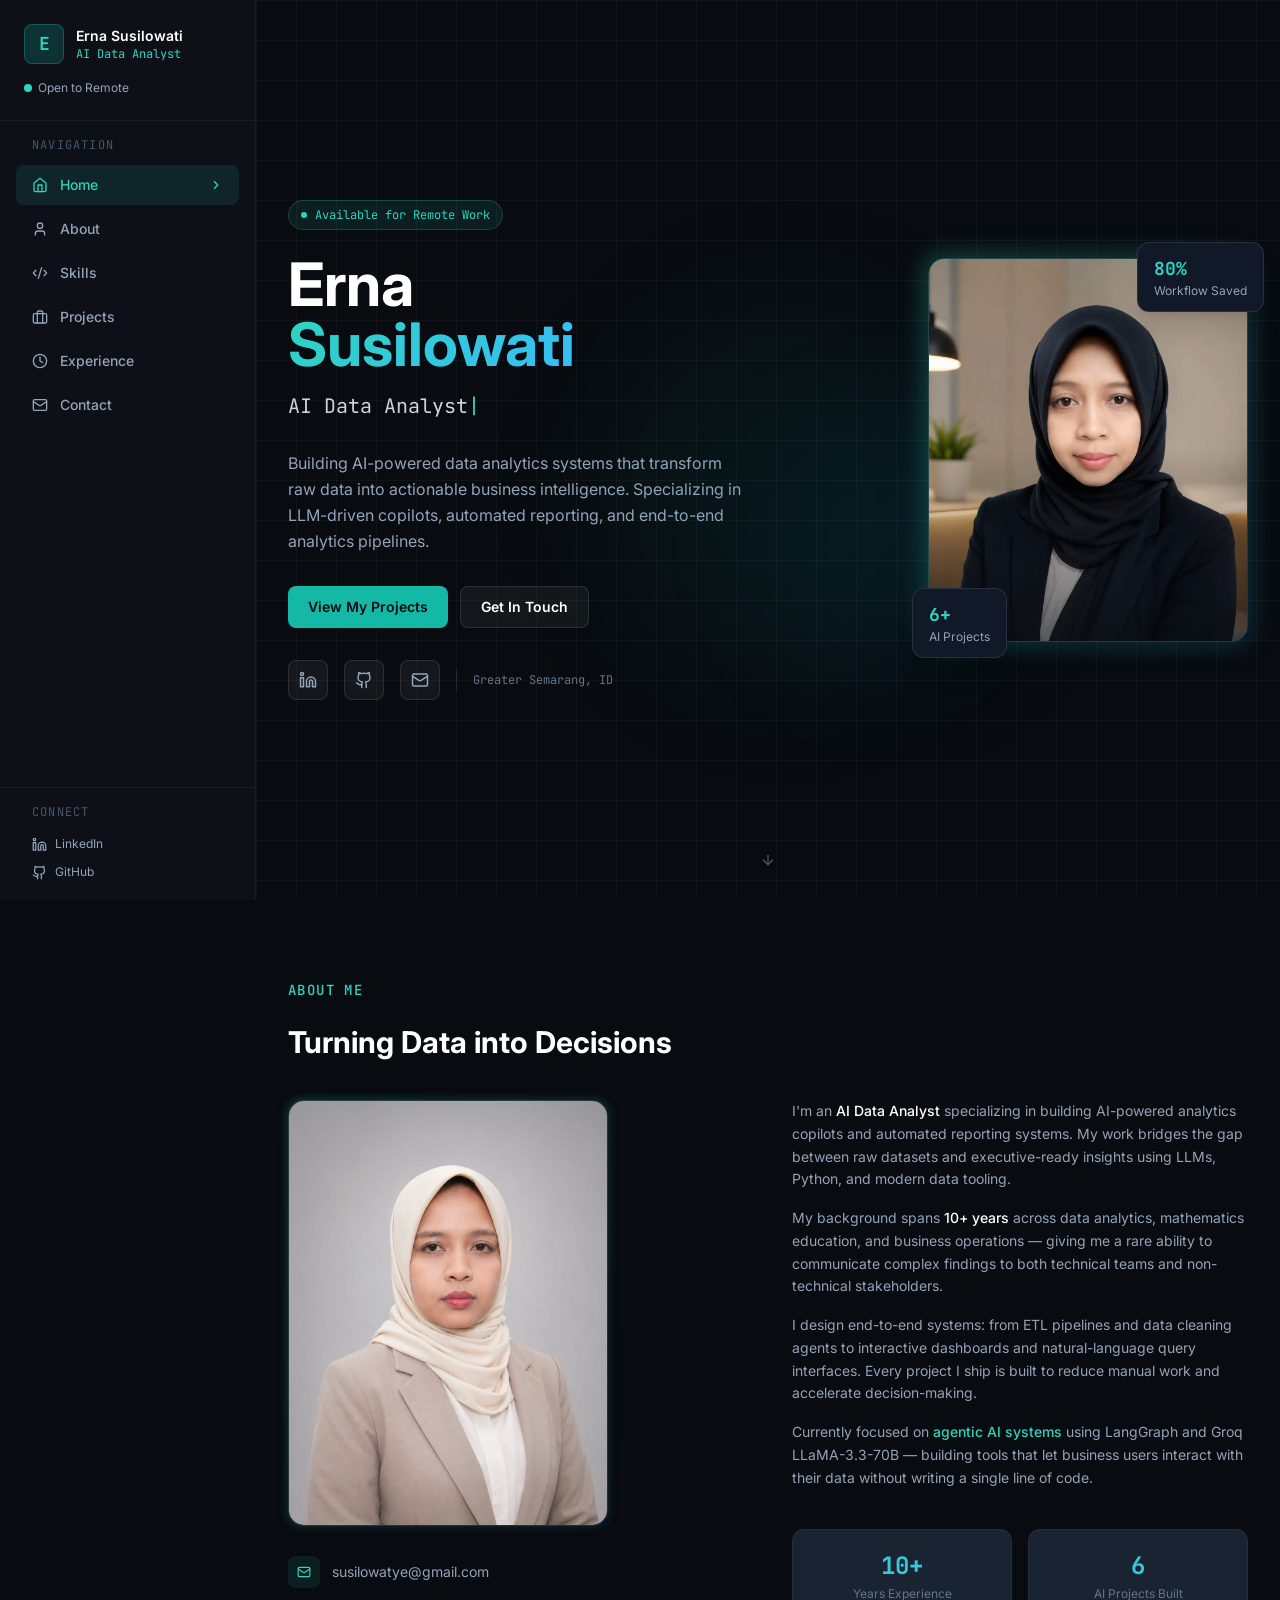
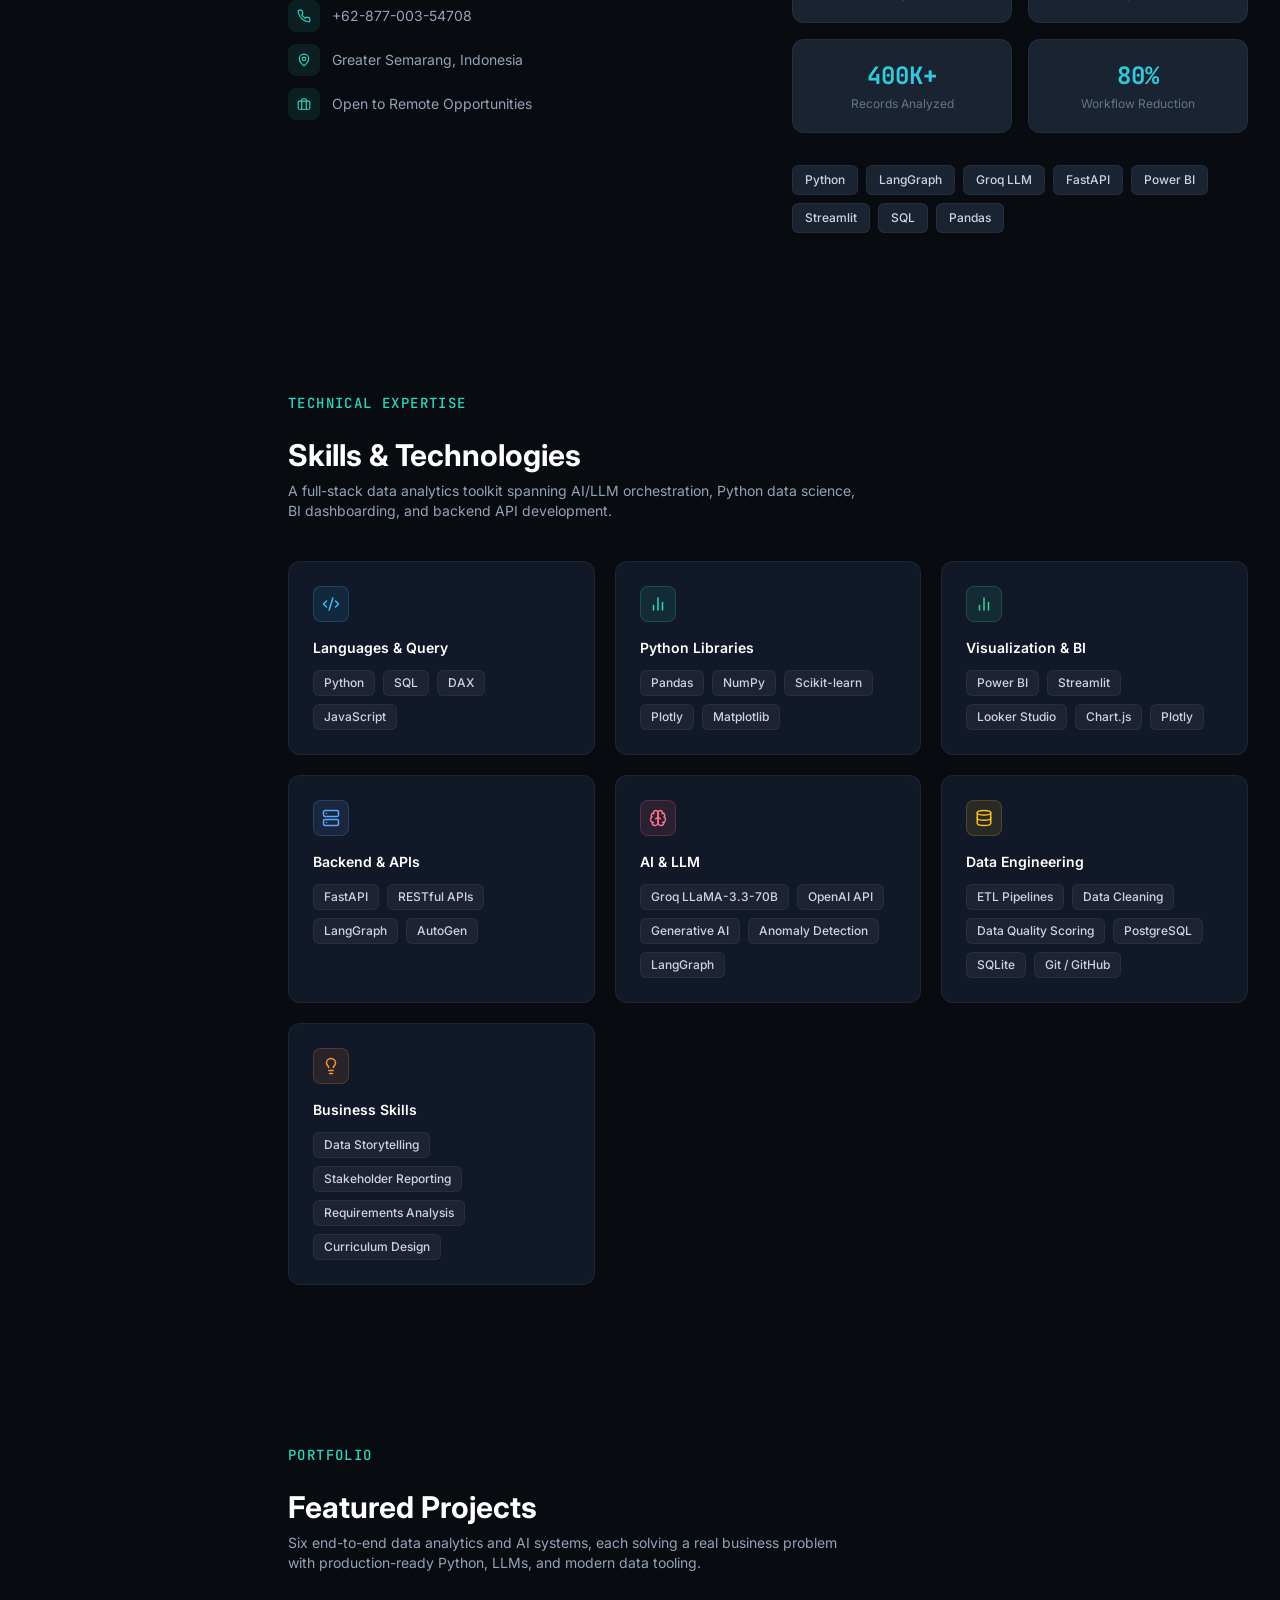
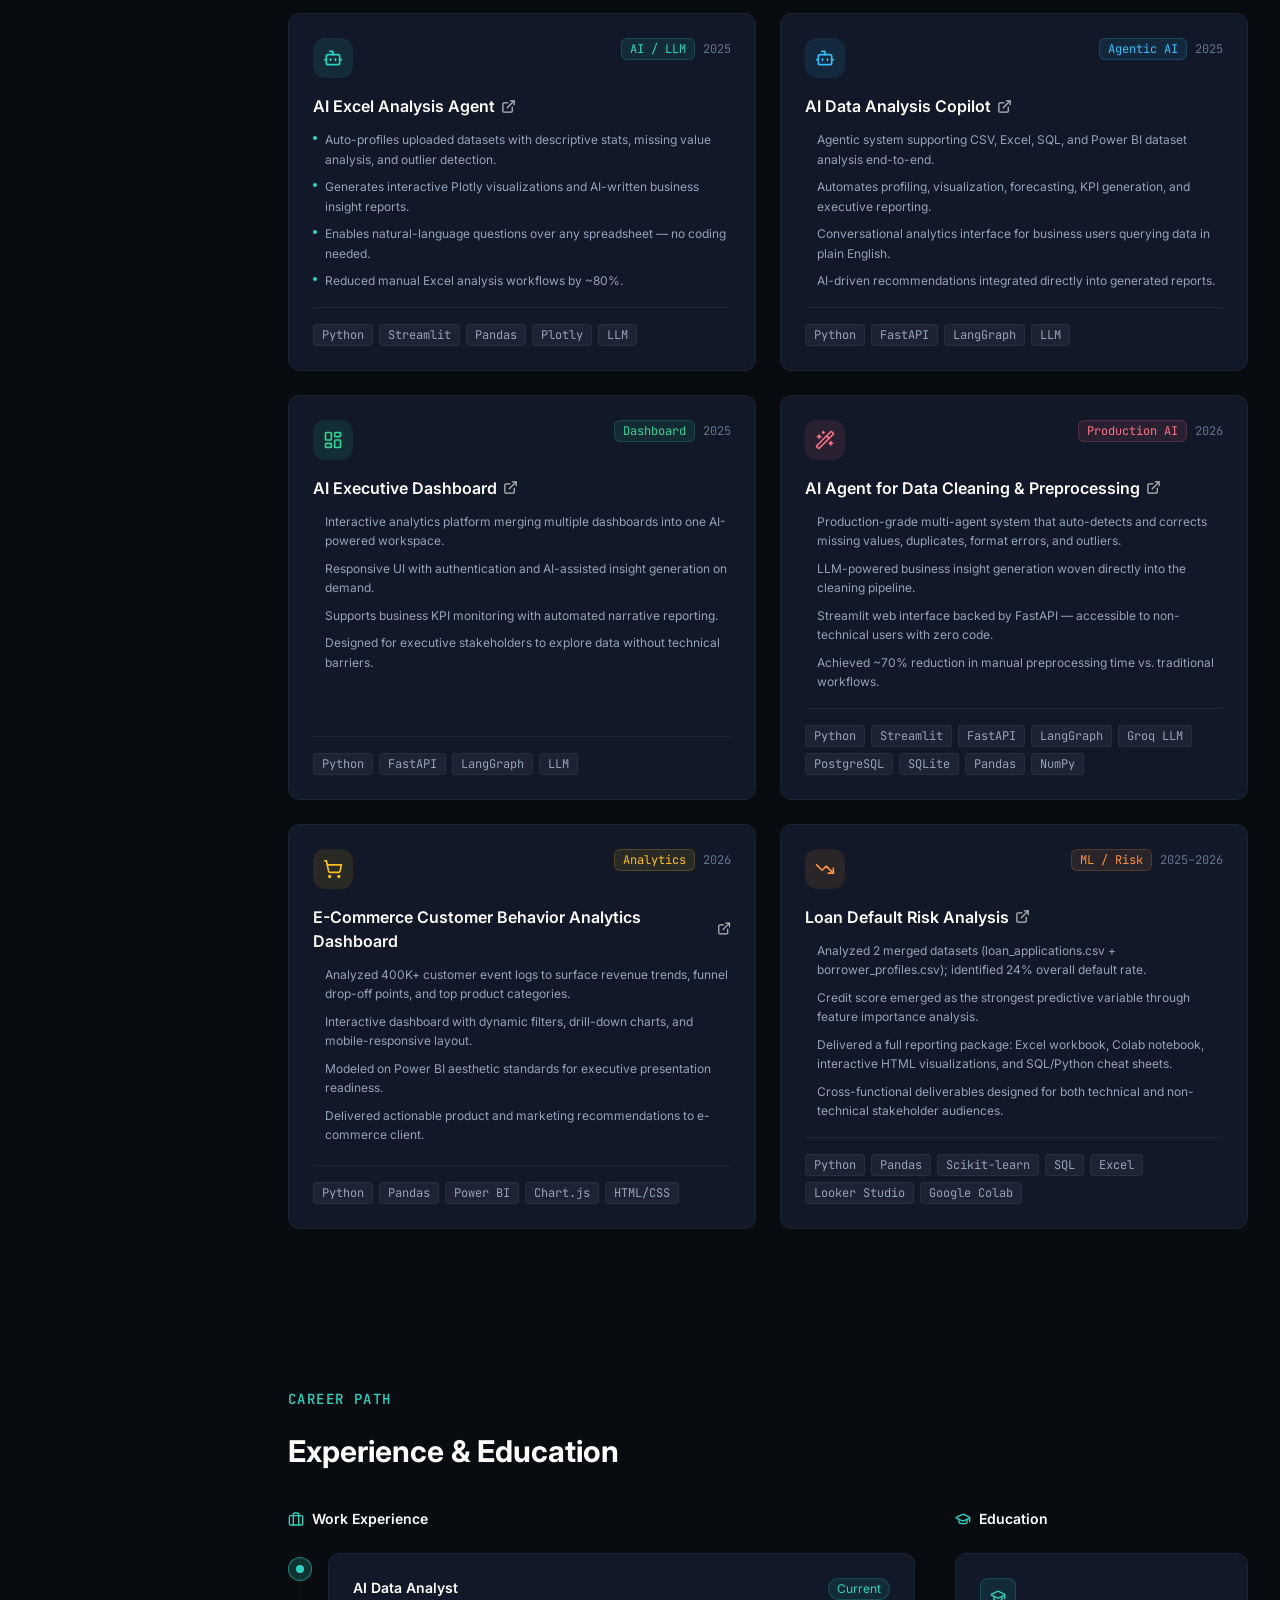
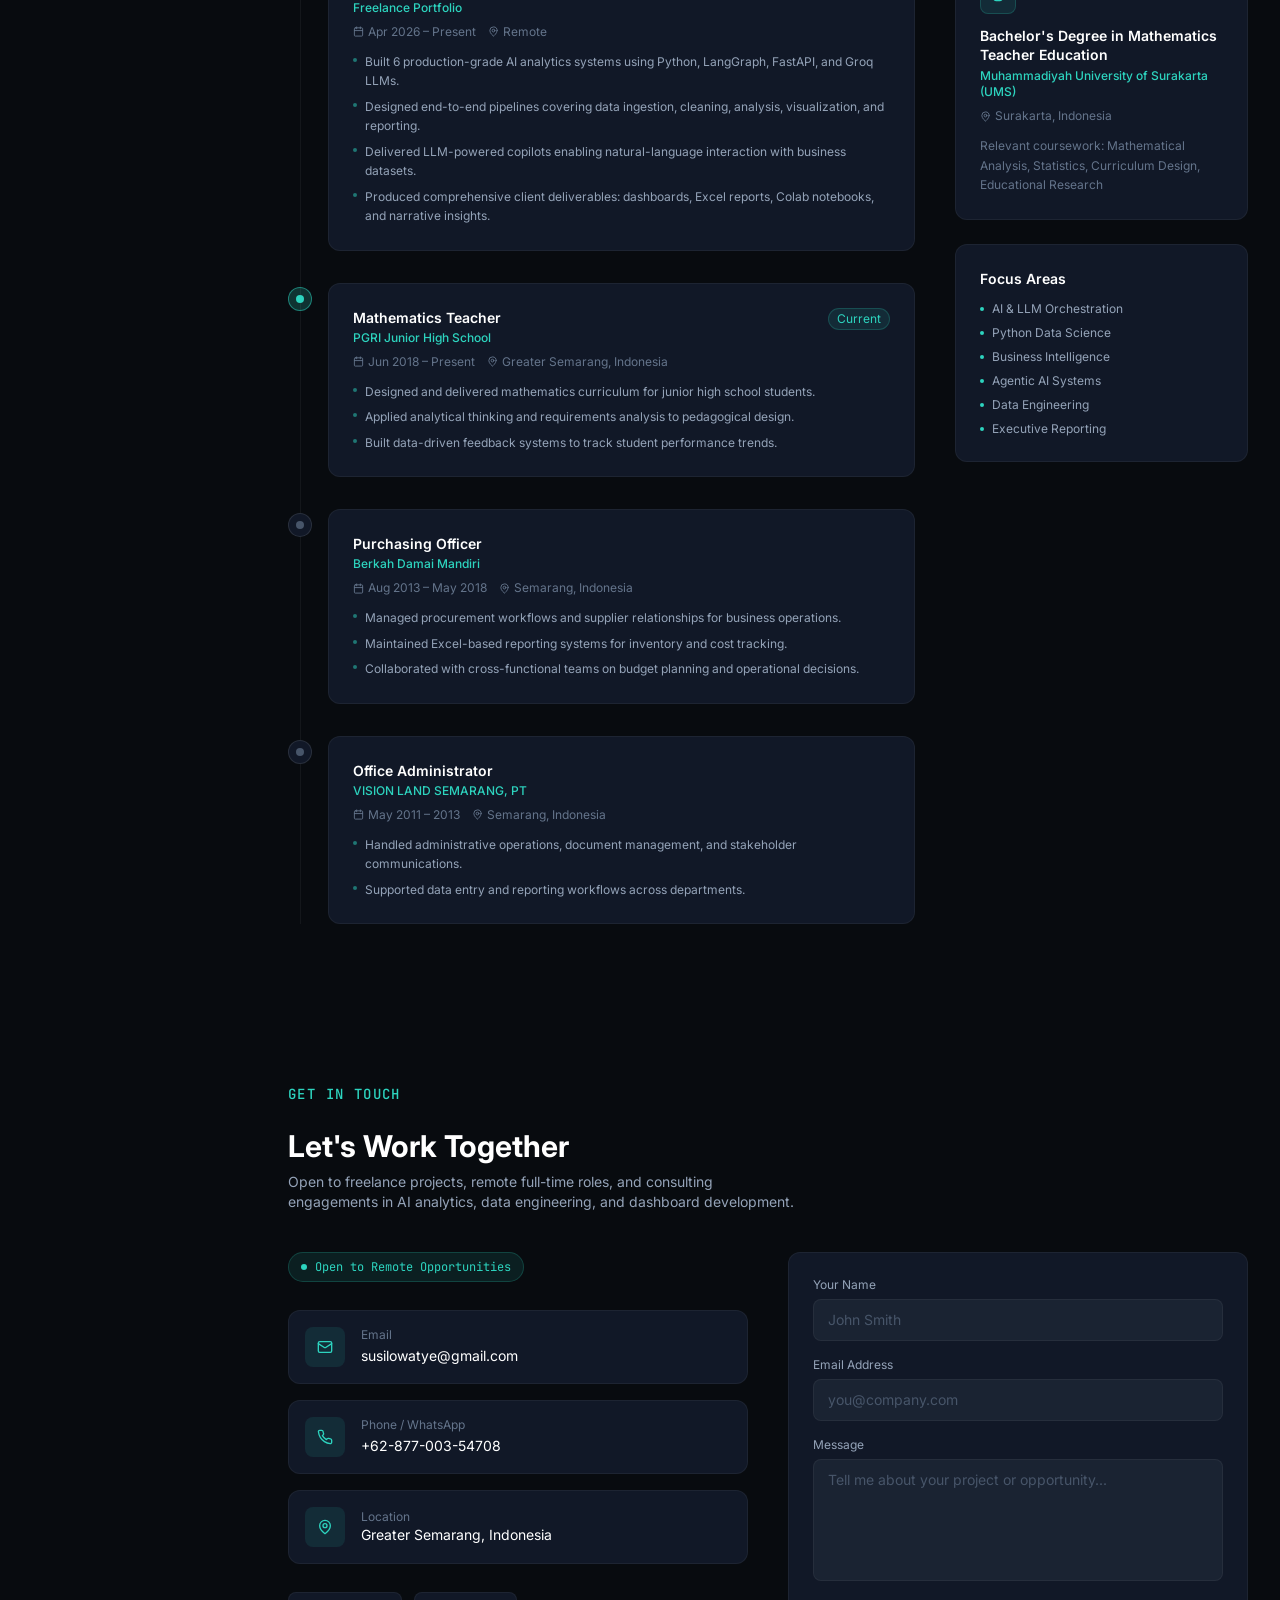
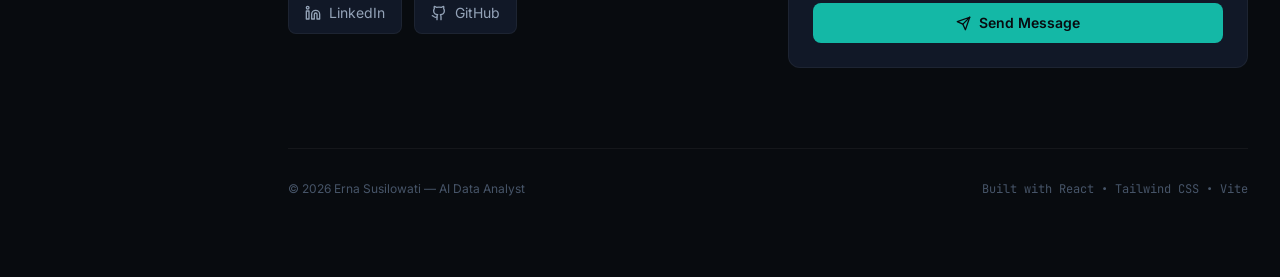
<file: index.html>
<!doctype html>
<html lang="en" class="dark">
  <head>
    <meta charset="UTF-8" />
    <link
      rel="icon"
      type="image/svg+xml"
      href="/assets/images/my_picture.jpeg"
    />
    <meta name="viewport" content="width=device-width, initial-scale=1.0" />
    <meta name="theme-color" content="#0F172A" />

    <!-- Primary Meta Tags -->
    <title>
      Erna Susilowati — Data Analyst | BI, SQL, Python & Machine Learning
    </title>
    <meta
      name="title"
      content="Erna Susilowati — Data Analyst | BI, SQL, Python & Machine Learning"
    />
    <meta
      name="description"
      content="Data Analyst specializing in business intelligence, SQL, Python, Power BI and machine learning. Explore 6 end-to-end analytics projects from AI agents to executive dashboards."
    />
    <meta
      name="keywords"
      content="Data Analyst, Business Intelligence, SQL, Python, Power BI, Tableau, Machine Learning, Data Visualization, Pandas, LangGraph"
    />
    <meta name="author" content="Erna Susilowati" />
    <meta name="robots" content="index, follow" />

    <!-- Open Graph -->
    <meta property="og:type" content="website" />
    <meta property="og:title" content="Erna Susilowati — Data Analyst" />
    <meta
      property="og:description"
      content="Data Analyst turning raw data into meaningful insights through visualization, BI, SQL, Python and machine learning."
    />
    <meta property="og:image" content="/assets/images/my_picture.jpeg" />

    <!-- Twitter -->
    <meta name="twitter:card" content="summary_large_image" />
    <meta name="twitter:title" content="Erna Susilowati — Data Analyst" />
    <meta
      name="twitter:description"
      content="Data Analyst turning raw data into meaningful insights through visualization, BI, SQL, Python and machine learning."
    />
    <meta name="twitter:image" content="/assets/images/my_picture.jpeg" />
    <script type="module" crossorigin src="./assets/index-akS0xobC.js"></script>
    <link rel="stylesheet" crossorigin href="./assets/index-BCJixoR3.css">
  </head>
  <body>
    <div id="root"></div>
  </body>
</html>
</file>
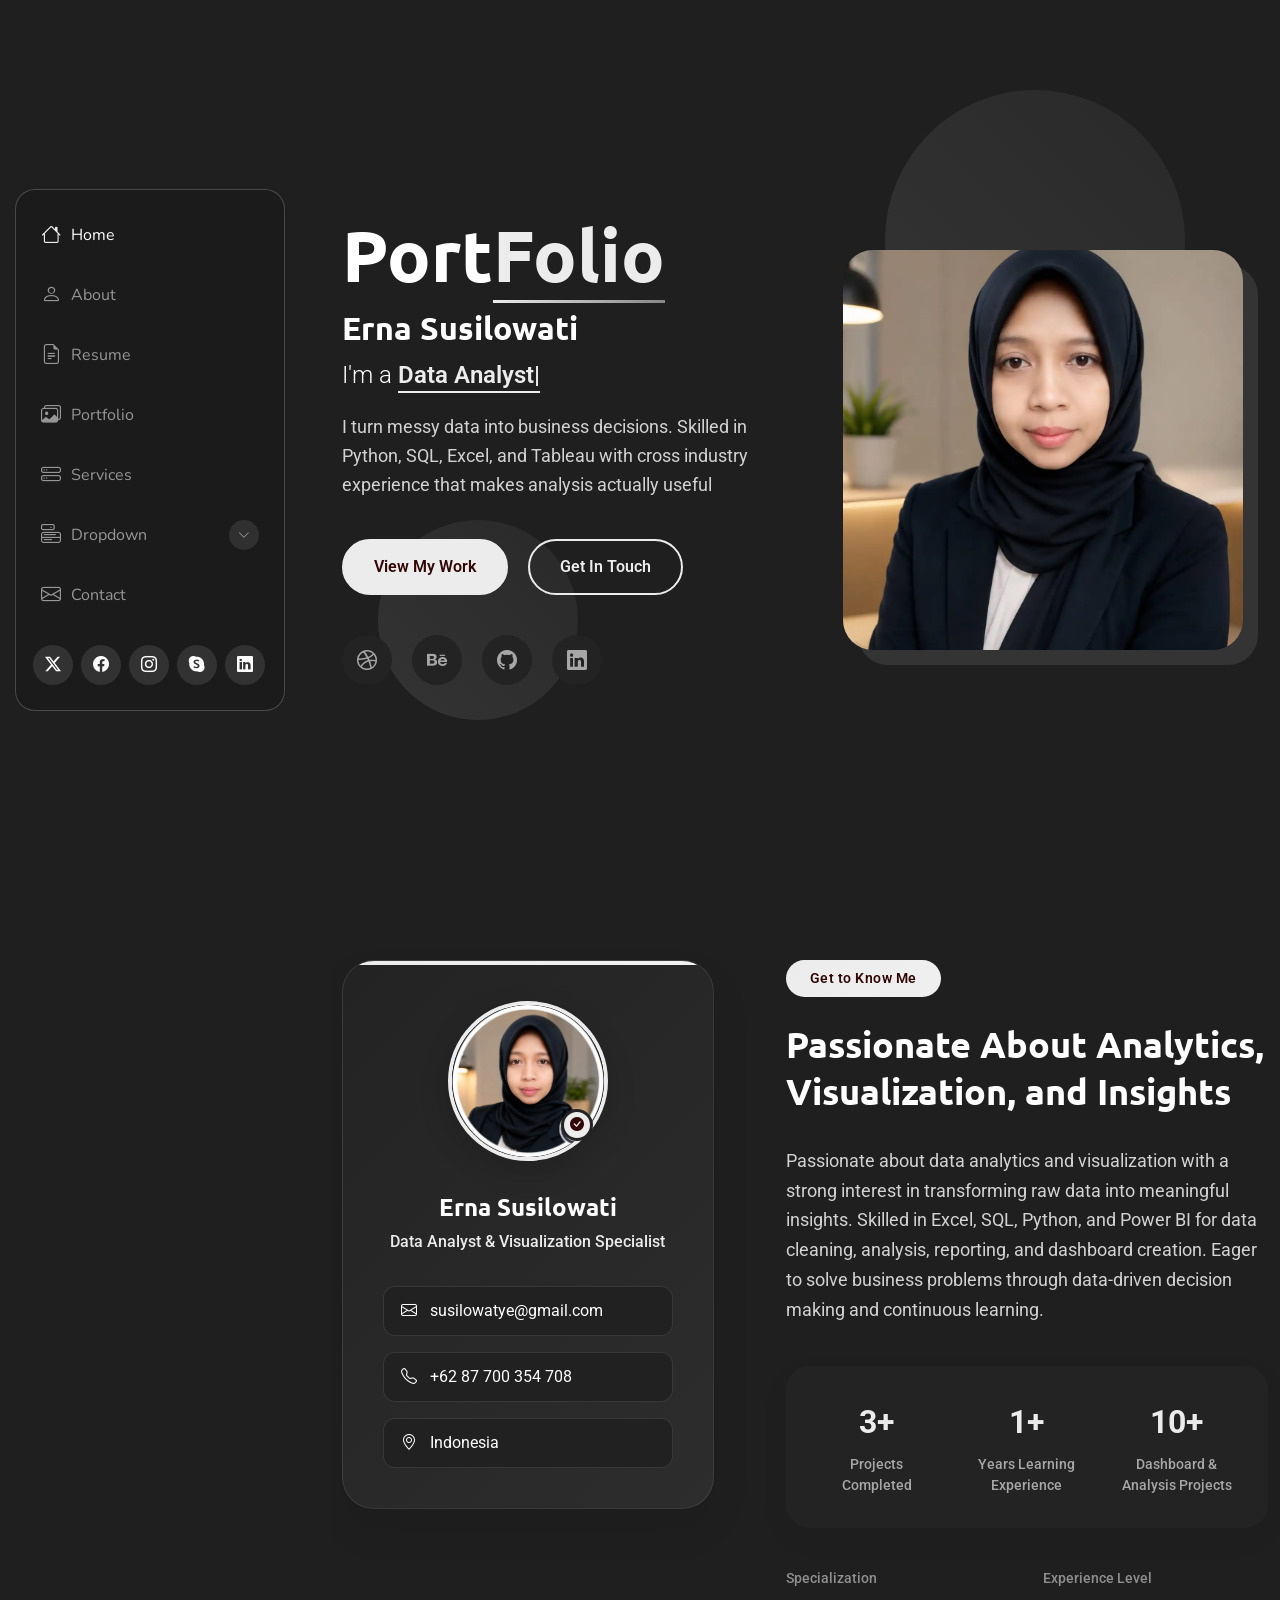
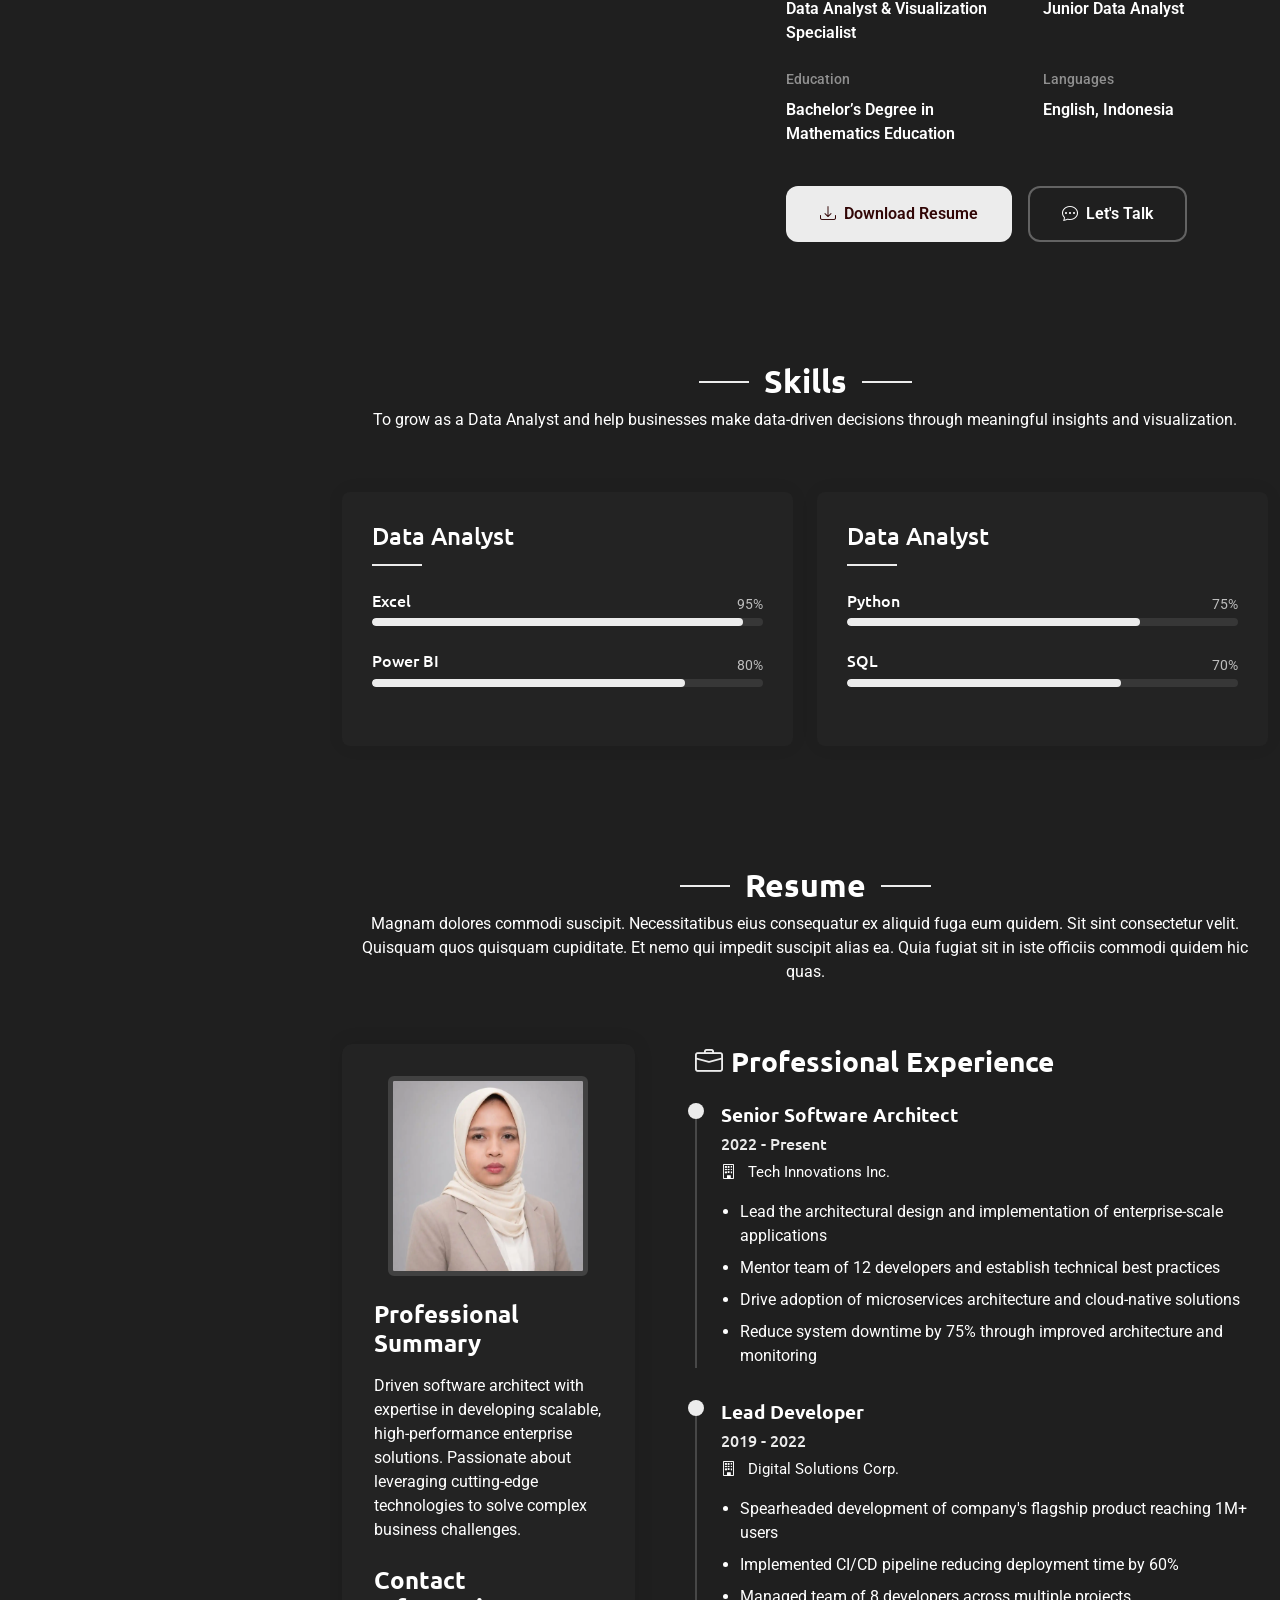
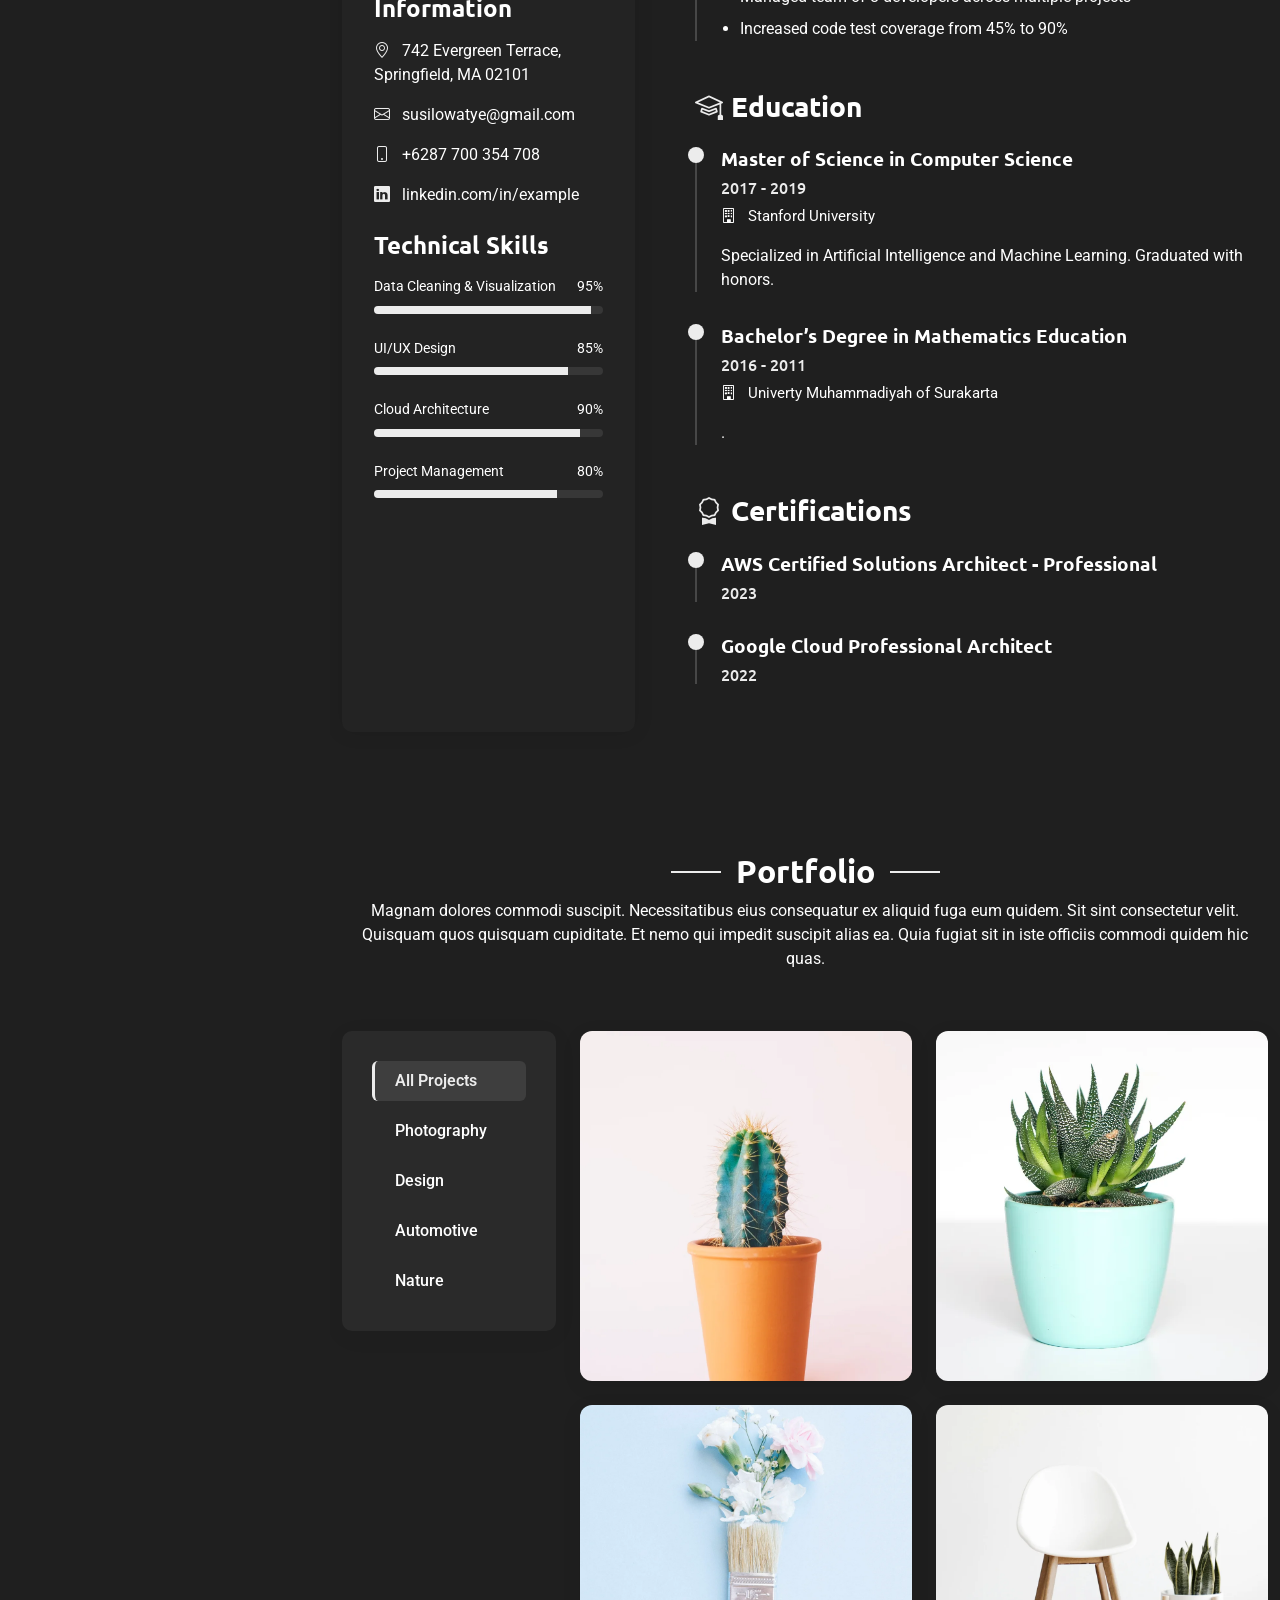
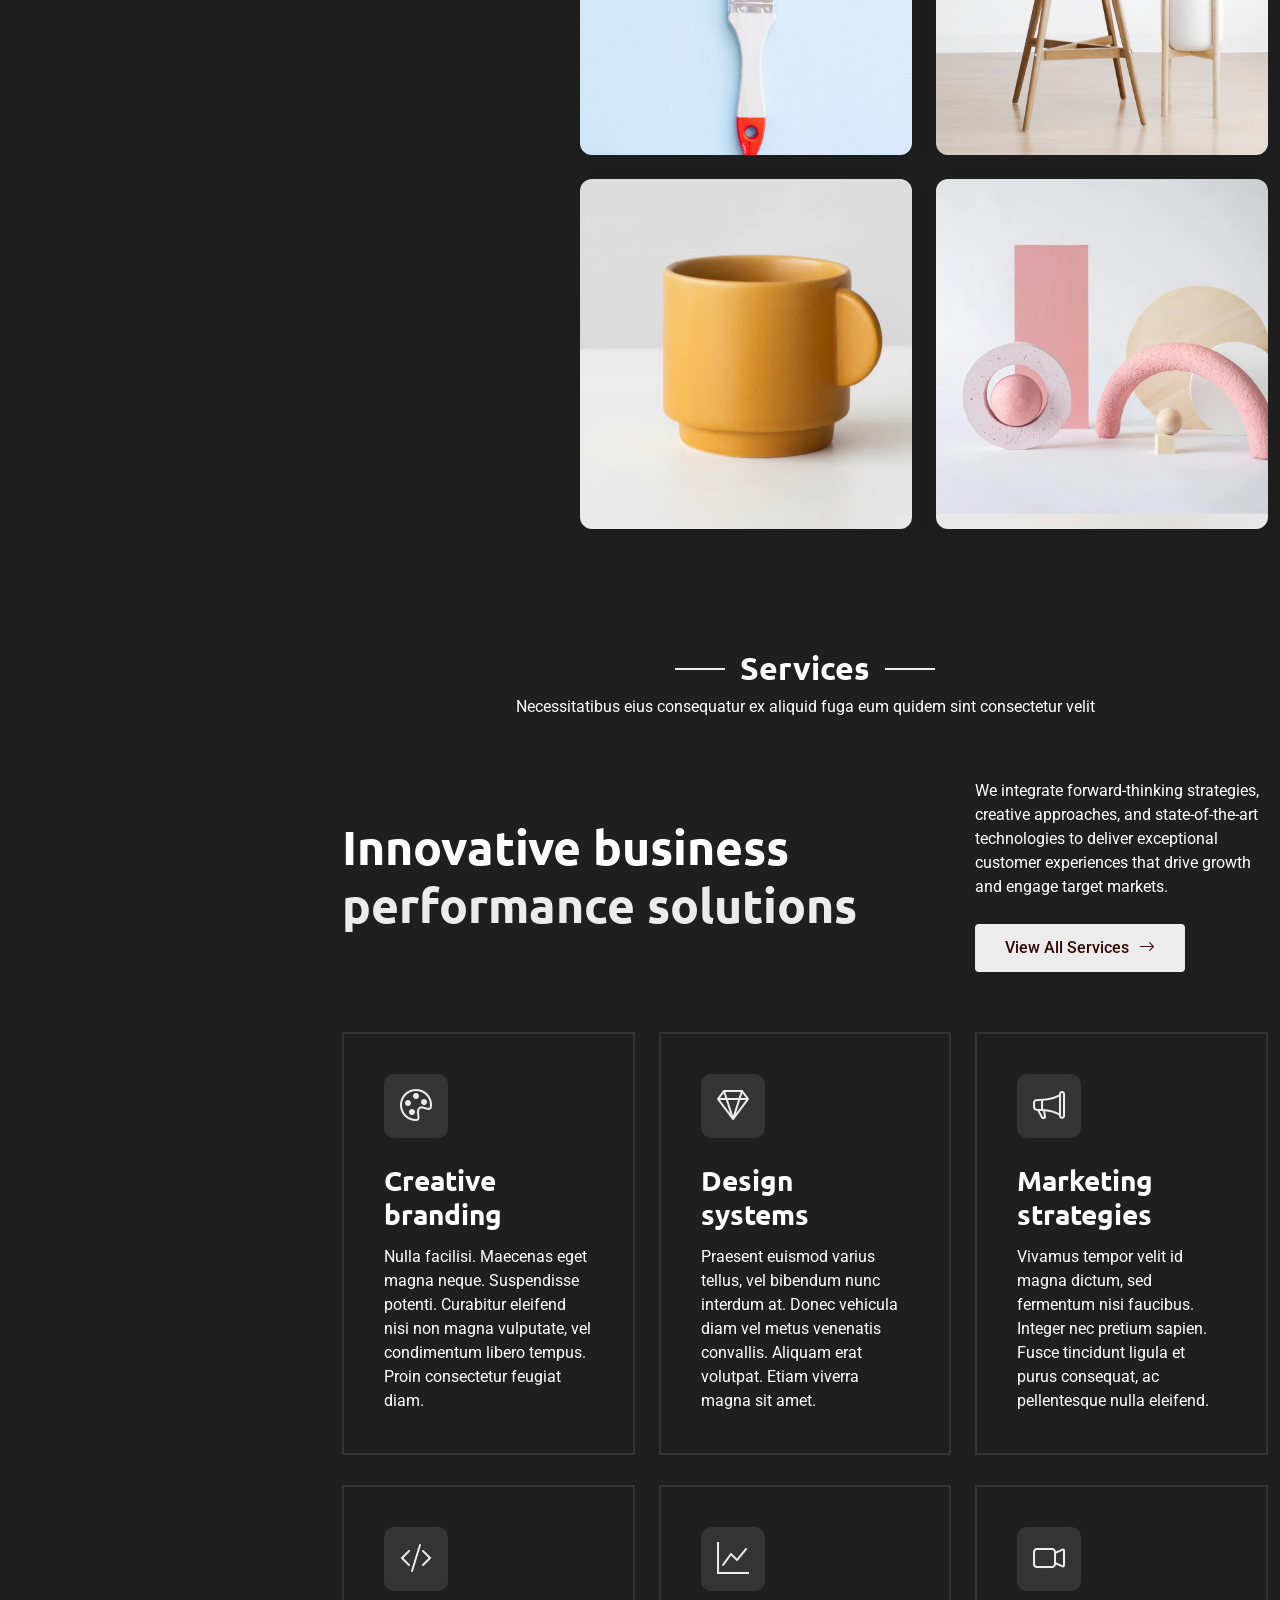
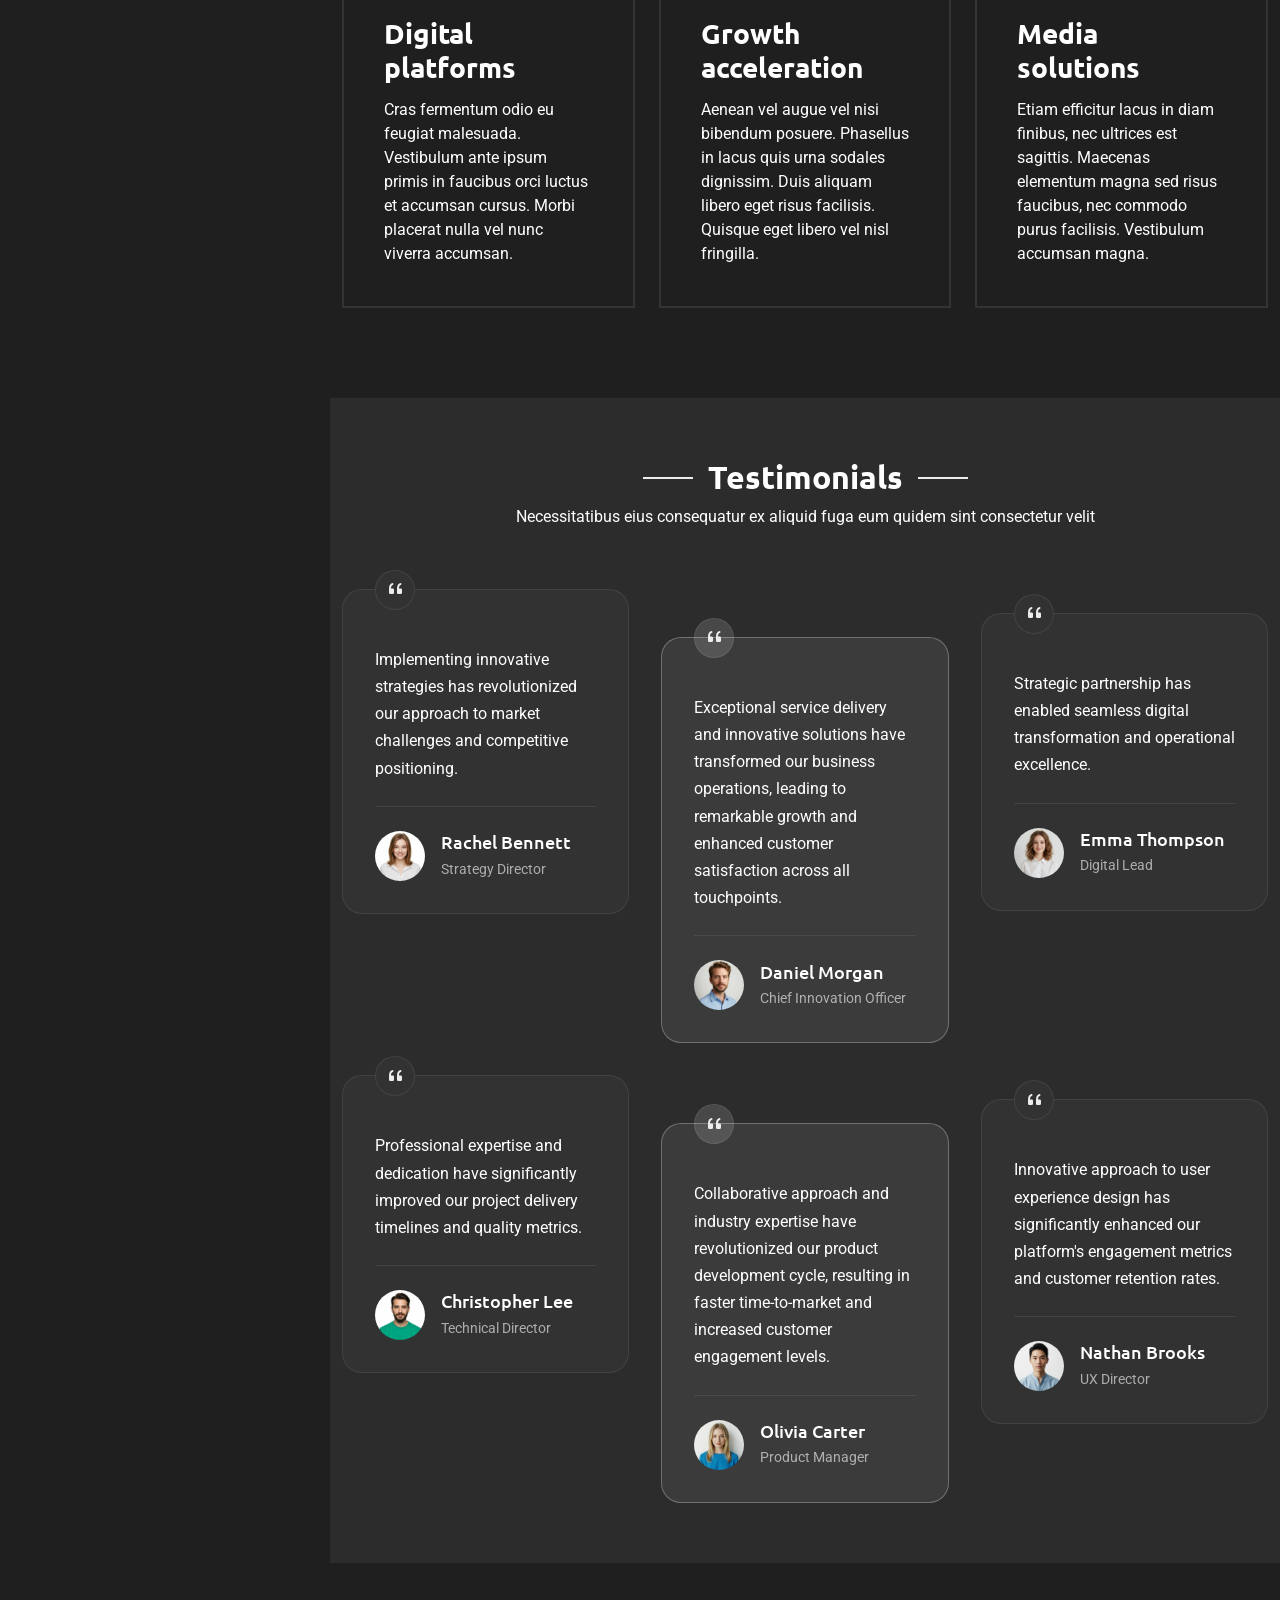
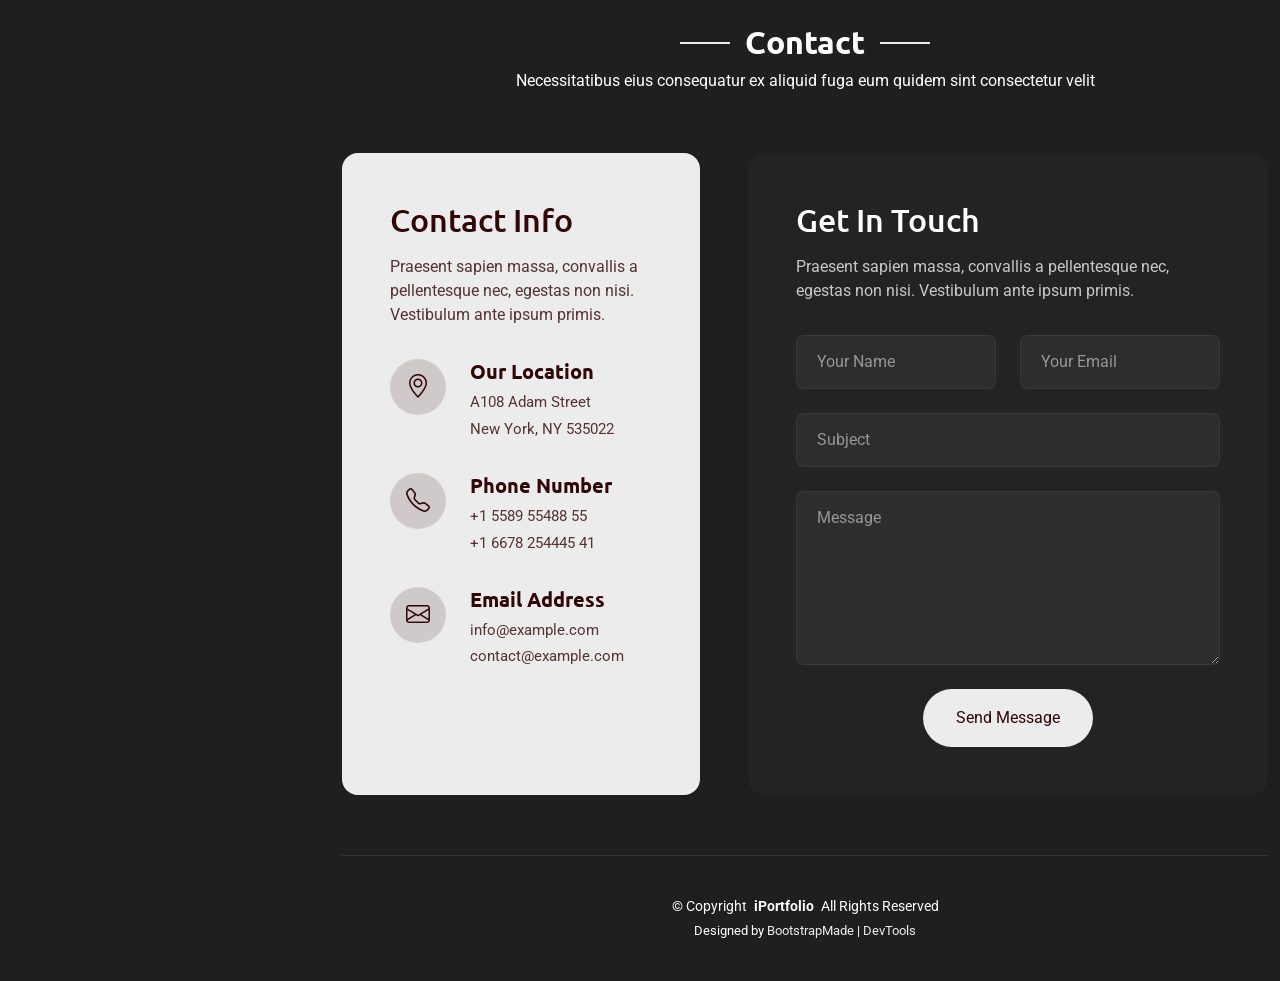
<file: SnapFolio/index.html>
<!DOCTYPE html>
<html lang="en">
  <head>
    <meta charset="utf-8" />
    <meta content="width=device-width, initial-scale=1.0" name="viewport" />
    <title>Index - SnapFolio Bootstrap Template</title>
    <meta name="description" content="" />
    <meta name="keywords" content="" />

    <!-- Favicons -->
    <link href="assets/img/favicon.png" rel="icon" />
    <link href="assets/img/apple-touch-icon.png" rel="apple-touch-icon" />

    <!-- Fonts -->
    <link href="https://fonts.googleapis.com" rel="preconnect" />
    <link href="https://fonts.gstatic.com" rel="preconnect" crossorigin />
    <link
      href="https://fonts.googleapis.com/css2?family=Roboto:ital,wght@0,100;0,300;0,400;0,500;0,700;0,900;1,100;1,300;1,400;1,500;1,700;1,900&family=Ubuntu:ital,wght@0,300;0,400;0,500;0,700;1,300;1,400;1,500;1,700&family=Nunito:ital,wght@0,200;0,300;0,400;0,500;0,600;0,700;0,800;0,900;1,200;1,300;1,400;1,500;1,600;1,700;1,800;1,900&display=swap"
      rel="stylesheet"
    />

    <!-- Vendor CSS Files -->
    <link
      href="assets/vendor/bootstrap/css/bootstrap.min.css"
      rel="stylesheet"
    />
    <link
      href="assets/vendor/bootstrap-icons/bootstrap-icons.css"
      rel="stylesheet"
    />
    <link href="assets/vendor/aos/aos.css" rel="stylesheet" />
    <link
      href="assets/vendor/glightbox/css/glightbox.min.css"
      rel="stylesheet"
    />
    <link href="assets/vendor/swiper/swiper-bundle.min.css" rel="stylesheet" />

    <!-- Main CSS File -->
    <link href="assets/css/main.css" rel="stylesheet" />

    <!-- =======================================================
  * Template Name: SnapFolio
  * Template URL: https://bootstrapmade.com/snapfolio-bootstrap-portfolio-template/
  * Updated: Jul 21 2025 with Bootstrap v5.3.7
  * Author: BootstrapMade.com
  * License: https://bootstrapmade.com/license/
  ======================================================== -->
  </head>

  <body class="index-page">
    <header
      id="header"
      class="header dark-background d-flex flex-column justify-content-center"
    >
      <i class="header-toggle d-xl-none bi bi-list"></i>

      <div class="header-container d-flex flex-column align-items-start">
        <nav id="navmenu" class="navmenu">
          <ul>
            <li>
              <a href="#hero" class="active"
                ><i class="bi bi-house navicon"></i>Home</a
              >
            </li>
            <li>
              <a href="#about"><i class="bi bi-person navicon"></i> About</a>
            </li>
            <li>
              <a href="#resume"
                ><i class="bi bi-file-earmark-text navicon"></i> Resume</a
              >
            </li>
            <li>
              <a href="#portfolio"
                ><i class="bi bi-images navicon"></i> Portfolio</a
              >
            </li>
            <li>
              <a href="#services"
                ><i class="bi bi-hdd-stack navicon"></i> Services</a
              >
            </li>
            <li class="dropdown">
              <a href="#"
                ><i class="bi bi-menu-button navicon"></i>
                <span>Dropdown</span>
                <i class="bi bi-chevron-down toggle-dropdown"></i
              ></a>
              <ul>
                <li><a href="#">Dropdown 1</a></li>
                <li class="dropdown">
                  <a href="#"
                    ><span>Deep Dropdown</span>
                    <i class="bi bi-chevron-down toggle-dropdown"></i
                  ></a>
                  <ul>
                    <li><a href="#">Deep Dropdown 1</a></li>
                    <li><a href="#">Deep Dropdown 2</a></li>
                    <li><a href="#">Deep Dropdown 3</a></li>
                    <li><a href="#">Deep Dropdown 4</a></li>
                    <li><a href="#">Deep Dropdown 5</a></li>
                  </ul>
                </li>
                <li><a href="#">Dropdown 2</a></li>
                <li><a href="#">Dropdown 3</a></li>
                <li><a href="#">Dropdown 4</a></li>
              </ul>
            </li>
            <li>
              <a href="#contact"
                ><i class="bi bi-envelope navicon"></i> Contact</a
              >
            </li>
          </ul>
        </nav>

        <div class="social-links text-center">
          <a href="#" class="twitter"><i class="bi bi-twitter-x"></i></a>
          <a href="#" class="facebook"><i class="bi bi-facebook"></i></a>
          <a href="#" class="instagram"><i class="bi bi-instagram"></i></a>
          <a href="#" class="google-plus"><i class="bi bi-skype"></i></a>
          <a href="#" class="linkedin"><i class="bi bi-linkedin"></i></a>
        </div>
      </div>
    </header>

    <main class="main">
      <!-- Hero Section -->
      <section id="hero" class="hero section">
        <div class="background-elements">
          <div class="bg-circle circle-1"></div>
          <div class="bg-circle circle-2"></div>
        </div>

        <div class="hero-content">
          <div class="container">
            <div class="row align-items-center">
              <div class="col-lg-6" data-aos="fade-right" data-aos-delay="100">
                <div class="hero-text">
                  <h1>Port<span class="accent-text">Folio</span></h1>
                  <h2>Erna Susilowati</h2>
                  <p class="lead">
                    I'm a
                    <span class="typed" data-typed-items="Data Analyst"></span>
                  </p>
                  <p class="description">
                    I turn messy data into business decisions. Skilled in
                    Python, SQL, Excel, and Tableau with cross industry
                    experience that makes analysis actually useful
                  </p>

                  <div class="hero-actions">
                    <a href="#portfolio" class="btn btn-primary"
                      >View My Work</a
                    >
                    <a href="#contact" class="btn btn-outline">Get In Touch</a>
                  </div>

                  <div class="social-links">
                    <a href="#"><i class="bi bi-dribbble"></i></a>
                    <a href="#"><i class="bi bi-behance"></i></a>
                    <a href="#"><i class="bi bi-github"></i></a>
                    <a href="#"><i class="bi bi-linkedin"></i></a>
                  </div>
                </div>
              </div>

              <div class="col-lg-6" data-aos="fade-left" data-aos-delay="200">
                <div class="hero-visual">
                  <div class="profile-container">
                    <div class="profile-background"></div>
                    <img
                      src="my picture 3.webp"
                      alt="Erna Susilowati"
                      class="profile-image"
                    />
                  </div>
                </div>
              </div>
            </div>
          </div>
        </div>
      </section>
      <!-- /Hero Section -->

      <!-- About Section -->
      <section id="about" class="about section">
        <div class="container" data-aos="fade-up" data-aos-delay="100">
          <div class="row">
            <div class="col-lg-5" data-aos="zoom-in" data-aos-delay="200">
              <div class="profile-card">
                <div class="profile-header">
                  <div class="profile-image">
                    <img
                      src="My picture2.webp"
                      alt="Profile Image"
                      class="img-fluid"
                    />
                  </div>
                  <div class="profile-badge">
                    <i class="bi bi-check-circle-fill"></i>
                  </div>
                </div>

                <div class="profile-content">
                  <h3>Erna Susilowati</h3>
                  <p class="profession">
                    Data Analyst &amp; Visualization Specialist
                  </p>

                  <div class="contact-links">
                    <a href="mailto:susilowatye@gmail.com" class="contact-item">
                      <i class="bi bi-envelope"></i>
                      susilowatye@gmail.com
                    </a>
                    <a href="tel:+6287700354708" class="contact-item">
                      <i class="bi bi-telephone"></i>
                      +62 87 700 354 708
                    </a>
                    <a href="#" class="contact-item">
                      <i class="bi bi-geo-alt"></i>
                      Indonesia
                    </a>
                  </div>
                </div>
              </div>
            </div>

            <div class="col-lg-7" data-aos="fade-left" data-aos-delay="300">
              <div class="about-content">
                <div class="section-header">
                  <span class="badge-text">Get to Know Me</span>
                  <h2>
                    Passionate About Analytics, Visualization, and Insights
                  </h2>
                </div>

                <div class="description">
                  <p>
                    Passionate about data analytics and visualization with a
                    strong interest in transforming raw data into meaningful
                    insights. Skilled in Excel, SQL, Python, and Power BI for
                    data cleaning, analysis, reporting, and dashboard creation.
                    Eager to solve business problems through data-driven
                    decision making and continuous learning.
                  </p>
                </div>

                <div class="stats-grid">
                  <div class="stat-item">
                    <div class="stat-number">3+</div>
                    <div class="stat-label">Projects Completed</div>
                  </div>
                  <div class="stat-item">
                    <div class="stat-number">1+</div>
                    <div class="stat-label">Years Learning Experience</div>
                  </div>
                  <div class="stat-item">
                    <div class="stat-number">10+</div>
                    <div class="stat-label">Dashboard & Analysis Projects</div>
                  </div>
                </div>

                <div class="details-grid">
                  <div class="detail-row">
                    <div class="detail-item">
                      <span class="detail-label">Specialization</span>
                      <span class="detail-value"
                        >Data Analyst &amp; Visualization Specialist</span
                      >
                    </div>
                    <div class="detail-item">
                      <span class="detail-label">Experience Level</span>
                      <span class="detail-value">Junior Data Analyst</span>
                    </div>
                  </div>
                  <div class="detail-row">
                    <div class="detail-item">
                      <span class="detail-label">Education</span>
                      <span class="detail-value">Bachelor’s Degree in Mathematics Education</span>
                    </div>
                    <div class="detail-item">
                      <span class="detail-label">Languages</span>
                      <span class="detail-value">English, Indonesia</span>
                    </div>
                  </div>
                </div>

                <div class="cta-section">
                  <a href="#" class="btn btn-primary">
                    <i class="bi bi-download"></i>
                    Download Resume
                  </a>
                  <a href="#" class="btn btn-outline">
                    <i class="bi bi-chat-dots"></i>
                    Let's Talk
                  </a>
                </div>
              </div>
            </div>
          </div>
        </div>
      </section>
      <!-- /About Section -->

              </div>
            </div>
          </div>
        </div>
      </section>
      <!-- /Stats Section -->

      <!-- Skills Section -->
      <section id="skills" class="skills section">
        <!-- Section Title -->
        <div class="container section-title" data-aos="fade-up">
          <h2>Skills</h2>
          <p>
            To grow as a Data Analyst and help businesses make data-driven 
            decisions through meaningful insights and visualization.
          </p>
        </div>
        <!-- End Section Title -->

        <div class="container" data-aos="fade-up" data-aos-delay="100">

          <div class="row">
            <div class="col-lg-6">
              <div class="skills-category" data-aos="fade-up" data-aos-delay="200">
                <h3>Data Analyst</h3>
                <div class="skills-animation">
                  <div class="skill-item">
                    <div class="d-flex justify-content-between align-items-center">
                      <h4>Excel</h4>
                      <span class="skill-percentage">95%</span>
                    </div>
                    <div class="progress">
                      <div class="progress-bar" role="progressbar" aria-valuenow="95" aria-valuemin="0" aria-valuemax="100"></div>
                    </div>
                  </div>
  
                  <div class="skill-item">
                    <div class="d-flex justify-content-between align-items-center">
                      <h4>Power BI</h4>
                      <span class="skill-percentage">80%</span>
                    </div>
                    <div class="progress">
                      <div class="progress-bar" role="progressbar" aria-valuenow="80" aria-valuemin="0" aria-valuemax="100"></div>
                    </div>
                  </div>
                </div>
              </div><!-- End Frontend Skills -->
            </div>
  
            <div class="col-lg-6">
              <div class="skills-category" data-aos="fade-up" data-aos-delay="300">


                <h3>Data Analyst</h3>
                <div class="skills-animation">
                  <div class="skill-item">
                    <div class="d-flex justify-content-between align-items-center">
                      <h4>Python</h4>
                      <span class="skill-percentage">75%</span>
                    </div>
                    <div class="progress">
                      <div class="progress-bar" role="progressbar" aria-valuenow="75" aria-valuemin="0" aria-valuemax="100"></div>
                    </div>
                  </div>
  
                  <div class="skill-item">
                    <div class="d-flex justify-content-between align-items-center">
                      <h4>SQL</h4>
                      <span class="skill-percentage">70%</span>
                    </div>
                    <div class="progress">
                      <div class="progress-bar" role="progressbar" aria-valuenow="70" aria-valuemin="0" aria-valuemax="100"></div>
                    </div>
                    <div class="skill-tooltip">Database design, optimization, and complex queries</div>
                  </div>
                </div>
              </div><!-- End Backend Skills -->
            </div>
          </div>
  
        </div>
  
      </section><!-- /Skills Section -->
  
      <!-- Resume Section -->
      <section id="resume" class="resume section">
        <!-- Section Title -->
        <div class="container section-title" data-aos="fade-up">
          <h2>Resume</h2>
          <p>
            Magnam dolores commodi suscipit. Necessitatibus eius consequatur ex
            aliquid fuga eum quidem. Sit sint consectetur velit. Quisquam quos
            quisquam cupiditate. Et nemo qui impedit suscipit alias ea. Quia
            fugiat sit in iste officiis commodi quidem hic quas.
          </p>
        </div>
        <!-- End Section Title -->

        <div class="container" data-aos="fade-up" data-aos-delay="100">
          <div class="row gy-4">
            <!-- Left column with summary and contact -->
            <div class="col-lg-4">
              <div
                class="resume-side"
                data-aos="fade-right"
                data-aos-delay="100"
              >
                <div class="profile-img mb-4">
                  <img
                    src="my picture.webp"
                    alt="Profile"
                    class="img-fluid rounded"
                  />
                </div>

                <h3>Professional Summary</h3>
                <p>
                  Driven software architect with expertise in developing
                  scalable, high-performance enterprise solutions. Passionate
                  about leveraging cutting-edge technologies to solve complex
                  business challenges.
                </p>

                <h3 class="mt-4">Contact Information</h3>
                <ul class="contact-info list-unstyled">
                  <li>
                    <i class="bi bi-geo-alt"></i> 742 Evergreen Terrace,
                    Springfield, MA 02101
                  </li>
                  <li><i class="bi bi-envelope"></i> susilowatye@gmail.com</li>
                  <li><i class="bi bi-phone"></i> +6287 700 354 708</li>
                  <li>
                    <i class="bi bi-linkedin"></i> linkedin.com/in/example
                  </li>
                </ul>

                <div class="skills-animation mt-4">
                  <h3>Technical Skills</h3>
                  <div class="skill-item">
                    <div class="d-flex justify-content-between">
                      <span>Data Cleaning & Visualization</span>
                      <span>95%</span>
                    </div>
                    <div class="progress">
                      <div
                        class="progress-bar"
                        role="progressbar"
                        aria-valuenow="95"
                        aria-valuemin="0"
                        aria-valuemax="100"
                      ></div>
                    </div>
                  </div>

                  <div class="skill-item">
                    <div class="d-flex justify-content-between">
                      <span>UI/UX Design</span>
                      <span>85%</span>
                    </div>
                    <div class="progress">
                      <div
                        class="progress-bar"
                        role="progressbar"
                        aria-valuenow="85"
                        aria-valuemin="0"
                        aria-valuemax="100"
                      ></div>
                    </div>
                  </div>

                  <div class="skill-item">
                    <div class="d-flex justify-content-between">
                      <span>Cloud Architecture</span>
                      <span>90%</span>
                    </div>
                    <div class="progress">
                      <div
                        class="progress-bar"
                        role="progressbar"
                        aria-valuenow="90"
                        aria-valuemin="0"
                        aria-valuemax="100"
                      ></div>
                    </div>
                  </div>

                  <div class="skill-item">
                    <div class="d-flex justify-content-between">
                      <span>Project Management</span>
                      <span>80%</span>
                    </div>
                    <div class="progress">
                      <div
                        class="progress-bar"
                        role="progressbar"
                        aria-valuenow="80"
                        aria-valuemin="0"
                        aria-valuemax="100"
                      ></div>
                    </div>
                  </div>
                </div>
              </div>
            </div>

            <!-- Right column with experience and education -->
            <div class="col-lg-8 ps-4 ps-lg-5">
              <!-- Experience Section -->
              <div class="resume-section" data-aos="fade-up">
                <h3>
                  <i class="bi bi-briefcase me-2"></i>Professional Experience
                </h3>

                <div class="resume-item">
                  <h4>Senior Software Architect</h4>
                  <h5>2022 - Present</h5>
                  <p class="company">
                    <i class="bi bi-building"></i> Tech Innovations Inc.
                  </p>
                  <ul>
                    <li>
                      Lead the architectural design and implementation of
                      enterprise-scale applications
                    </li>
                    <li>
                      Mentor team of 12 developers and establish technical best
                      practices
                    </li>
                    <li>
                      Drive adoption of microservices architecture and
                      cloud-native solutions
                    </li>
                    <li>
                      Reduce system downtime by 75% through improved
                      architecture and monitoring
                    </li>
                  </ul>
                </div>

                <div class="resume-item">
                  <h4>Lead Developer</h4>
                  <h5>2019 - 2022</h5>
                  <p class="company">
                    <i class="bi bi-building"></i> Digital Solutions Corp.
                  </p>
                  <ul>
                    <li>
                      Spearheaded development of company's flagship product
                      reaching 1M+ users
                    </li>
                    <li>
                      Implemented CI/CD pipeline reducing deployment time by 60%
                    </li>
                    <li>
                      Managed team of 8 developers across multiple projects
                    </li>
                    <li>Increased code test coverage from 45% to 90%</li>
                  </ul>
                </div>
              </div>

              <!-- Education Section -->
              <div
                class="resume-section"
                data-aos="fade-up"
                data-aos-delay="100"
              >
                <h3><i class="bi bi-mortarboard me-2"></i>Education</h3>

                <div class="resume-item">
                  <h4>Master of Science in Computer Science</h4>
                  <h5>2017 - 2019</h5>
                  <p class="company">
                    <i class="bi bi-building"></i> Stanford University
                  </p>
                  <p>
                    Specialized in Artificial Intelligence and Machine Learning.
                    Graduated with honors.
                  </p>
                </div>

                <div class="resume-item">
                  <h4>Bachelor’s Degree in Mathematics Education</h4>
                  <h5>2016 - 2011</h5>
                  <p class="company"><i class="bi bi-building"></i> Univerty Muhammadiyah of Surakarta</p>
                  <p>
                    .
                  </p>
                </div>
              </div>

              <!-- Certifications Section -->
              <div
                class="resume-section"
                data-aos="fade-up"
                data-aos-delay="200"
              >
                <h3><i class="bi bi-award me-2"></i>Certifications</h3>

                <div class="resume-item">
                  <h4>AWS Certified Solutions Architect - Professional</h4>
                  <h5>2023</h5>
                </div>

                <div class="resume-item">
                  <h4>Google Cloud Professional Architect</h4>
                  <h5>2022</h5>
                </div>
              </div>
            </div>
          </div>
        </div>
      </section>
      <!-- /Resume Section -->

      <!-- Portfolio Section -->
      <section id="portfolio" class="portfolio section">
        <!-- Section Title -->
        <div class="container section-title" data-aos="fade-up">
          <h2>Portfolio</h2>
          <p>
            Magnam dolores commodi suscipit. Necessitatibus eius consequatur ex
            aliquid fuga eum quidem. Sit sint consectetur velit. Quisquam quos
            quisquam cupiditate. Et nemo qui impedit suscipit alias ea. Quia
            fugiat sit in iste officiis commodi quidem hic quas.
          </p>
        </div>
        <!-- End Section Title -->

        <div class="container" data-aos="fade-up" data-aos-delay="100">
          <div
            class="isotope-layout"
            data-default-filter="*"
            data-layout="masonry"
            data-sort="original-order"
          >
            <div class="row">
              <div class="col-lg-3 filter-sidebar">
                <div
                  class="filters-wrapper"
                  data-aos="fade-right"
                  data-aos-delay="150"
                >
                  <ul class="portfolio-filters isotope-filters">
                    <li data-filter="*" class="filter-active">All Projects</li>
                    <li data-filter=".filter-photography">Photography</li>
                    <li data-filter=".filter-design">Design</li>
                    <li data-filter=".filter-automotive">Automotive</li>
                    <li data-filter=".filter-nature">Nature</li>
                  </ul>
                </div>
              </div>

              <div class="col-lg-9">
                <div
                  class="row gy-4 portfolio-container isotope-container"
                  data-aos="fade-up"
                  data-aos-delay="200"
                >
                  <div
                    class="col-lg-6 col-md-6 portfolio-item isotope-item filter-photography"
                  >
                    <div class="portfolio-wrap">
                      <img
                        src="assets/img/portfolio/portfolio-portrait-1.webp"
                        class="img-fluid"
                        alt="Portfolio Image"
                        loading="lazy"
                      />
                      <div class="portfolio-info">
                        <div class="content">
                          <span class="category">Photography</span>
                          <h4>Capturing Moments</h4>
                          <div class="portfolio-links">
                            <a
                              href="C:\Users\HP\Downloads\SnapFolio\Dashboard Project 1 Excel.webp"
                              class="glightbox"
                              title="Capturing Moments"
                              ><i class="bi bi-plus-lg"></i
                            ></a>
                            <a
                              href="portfolio-details.html"
                              title="More Details"
                              ><i class="bi bi-arrow-right"></i
                            ></a>
                          </div>
                        </div>
                      </div>
                    </div>
                  </div>
                  <!-- End Portfolio Item -->

                  <div
                    class="col-lg-6 col-md-6 portfolio-item isotope-item filter-design"
                  >
                    <div class="portfolio-wrap">
                      <img
                        src="assets/img/portfolio/portfolio-2.webp"
                        class="img-fluid"
                        alt="Portfolio Image"
                        loading="lazy"
                      />
                      <div class="portfolio-info">
                        <div class="content">
                          <span class="category">Web Design</span>
                          <h4>Woodcraft Design</h4>
                          <div class="portfolio-links">
                            <a
                              href="assets/img/portfolio/portfolio-2.webp"
                              class="glightbox"
                              title="Woodcraft Design"
                              ><i class="bi bi-plus-lg"></i
                            ></a>
                            <a
                              href="portfolio-details.html"
                              title="More Details"
                              ><i class="bi bi-arrow-right"></i
                            ></a>
                          </div>
                        </div>
                      </div>
                    </div>
                  </div>
                  <!-- End Portfolio Item -->

                  <div
                    class="col-lg-6 col-md-6 portfolio-item isotope-item filter-automotive"
                  >
                    <div class="portfolio-wrap">
                      <img
                        src="assets/img/portfolio/portfolio-portrait-2.webp"
                        class="img-fluid"
                        alt="Portfolio Image"
                        loading="lazy"
                      />
                      <div class="portfolio-info">
                        <div class="content">
                          <span class="category">Automotive</span>
                          <h4>Classic Beauty</h4>
                          <div class="portfolio-links">
                            <a
                              href="assets/img/portfolio/portfolio-portrait-2.webp"
                              class="glightbox"
                              title="Classic Beauty"
                              ><i class="bi bi-plus-lg"></i
                            ></a>
                            <a
                              href="portfolio-details.html"
                              title="More Details"
                              ><i class="bi bi-arrow-right"></i
                            ></a>
                          </div>
                        </div>
                      </div>
                    </div>
                  </div>
                  <!-- End Portfolio Item -->

                  <div
                    class="col-lg-6 col-md-6 portfolio-item isotope-item filter-nature"
                  >
                    <div class="portfolio-wrap">
                      <img
                        src="assets/img/portfolio/portfolio-portrait-4.webp"
                        class="img-fluid"
                        alt="Portfolio Image"
                        loading="lazy"
                      />
                      <div class="portfolio-info">
                        <div class="content">
                          <span class="category">Nature</span>
                          <h4>Natural Growth</h4>
                          <div class="portfolio-links">
                            <a
                              href="assets/img/portfolio/portfolio-portrait-4.webp"
                              class="glightbox"
                              title="Natural Growth"
                              ><i class="bi bi-plus-lg"></i
                            ></a>
                            <a
                              href="portfolio-details.html"
                              title="More Details"
                              ><i class="bi bi-arrow-right"></i
                            ></a>
                          </div>
                        </div>
                      </div>
                    </div>
                  </div>
                  <!-- End Portfolio Item -->

                  <div
                    class="col-lg-6 col-md-6 portfolio-item isotope-item filter-photography"
                  >
                    <div class="portfolio-wrap">
                      <img
                        src="assets/img/portfolio/portfolio-5.webp"
                        class="img-fluid"
                        alt="Portfolio Image"
                        loading="lazy"
                      />
                      <div class="portfolio-info">
                        <div class="content">
                          <span class="category">Photography</span>
                          <h4>Urban Stories</h4>
                          <div class="portfolio-links">
                            <a
                              href="assets/img/portfolio/portfolio-5.webp"
                              class="glightbox"
                              title="Urban Stories"
                              ><i class="bi bi-plus-lg"></i
                            ></a>
                            <a
                              href="portfolio-details.html"
                              title="More Details"
                              ><i class="bi bi-arrow-right"></i
                            ></a>
                          </div>
                        </div>
                      </div>
                    </div>
                  </div>
                  <!-- End Portfolio Item -->

                  <div
                    class="col-lg-6 col-md-6 portfolio-item isotope-item filter-design"
                  >
                    <div class="portfolio-wrap">
                      <img
                        src="assets/img/portfolio/portfolio-6.webp"
                        class="img-fluid"
                        alt="Portfolio Image"
                        loading="lazy"
                      />
                      <div class="portfolio-info">
                        <div class="content">
                          <span class="category">Web Design</span>
                          <h4>Digital Experience</h4>
                          <div class="portfolio-links">
                            <a
                              href="assets/img/portfolio/portfolio-6.webp"
                              class="glightbox"
                              title="Digital Experience"
                              ><i class="bi bi-plus-lg"></i
                            ></a>
                            <a
                              href="portfolio-details.html"
                              title="More Details"
                              ><i class="bi bi-arrow-right"></i
                            ></a>
                          </div>
                        </div>
                      </div>
                    </div>
                  </div>
                  <!-- End Portfolio Item -->
                </div>
                <!-- End Portfolio Container -->
              </div>
            </div>
          </div>
        </div>
      </section>
      <!-- /Portfolio Section -->

      <!-- Services Section -->
      <section id="services" class="services section">
        <!-- Section Title -->
        <div class="container section-title" data-aos="fade-up">
          <h2>Services</h2>
          <p>
            Necessitatibus eius consequatur ex aliquid fuga eum quidem sint
            consectetur velit
          </p>
        </div>
        <!-- End Section Title -->

        <div class="container" data-aos="fade-up" data-aos-delay="100">
          <div class="service-header">
            <div class="row align-items-center">
              <div class="col-lg-8 col-md-12">
                <div class="service-intro">
                  <h2 class="service-heading">
                    <div>Innovative business</div>
                    <div><span>performance solutions</span></div>
                  </h2>
                </div>
              </div>
              <div class="col-lg-4 col-md-12">
                <div class="service-summary">
                  <p>
                    We integrate forward-thinking strategies, creative
                    approaches, and state-of-the-art technologies to deliver
                    exceptional customer experiences that drive growth and
                    engage target markets.
                  </p>
                  <a href="services.html" class="service-btn">
                    View All Services
                    <i class="bi bi-arrow-right"></i>
                  </a>
                </div>
              </div>
            </div>
          </div>

          <div class="row justify-content-center">
            <div
              class="col-lg-4 col-md-6"
              data-aos="fade-up"
              data-aos-delay="100"
            >
              <div class="service-card position-relative z-1">
                <div class="service-icon">
                  <i class="bi bi-palette"></i>
                </div>
                <a
                  href="service-details.html"
                  class="card-action d-flex align-items-center justify-content-center rounded-circle"
                >
                  <i class="bi bi-arrow-up-right"></i>
                </a>
                <h3>
                  <a href="service-details.html">
                    Creative <span>branding</span>
                  </a>
                </h3>
                <p>
                  Nulla facilisi. Maecenas eget magna neque. Suspendisse
                  potenti. Curabitur eleifend nisi non magna vulputate, vel
                  condimentum libero tempus. Proin consectetur feugiat diam.
                </p>
              </div>
            </div>
            <div
              class="col-lg-4 col-md-6"
              data-aos="fade-up"
              data-aos-delay="200"
            >
              <div class="service-card position-relative z-1">
                <div class="service-icon">
                  <i class="bi bi-gem"></i>
                </div>
                <a
                  href="service-details.html"
                  class="card-action d-flex align-items-center justify-content-center rounded-circle"
                >
                  <i class="bi bi-arrow-up-right"></i>
                </a>
                <h3>
                  <a href="service-details.html">
                    Design <span>systems</span>
                  </a>
                </h3>
                <p>
                  Praesent euismod varius tellus, vel bibendum nunc interdum at.
                  Donec vehicula diam vel metus venenatis convallis. Aliquam
                  erat volutpat. Etiam viverra magna sit amet.
                </p>
              </div>
            </div>
            <div
              class="col-lg-4 col-md-6"
              data-aos="fade-up"
              data-aos-delay="300"
            >
              <div class="service-card position-relative z-1">
                <div class="service-icon">
                  <i class="bi bi-megaphone"></i>
                </div>
                <a
                  href="service-details.html"
                  class="card-action d-flex align-items-center justify-content-center rounded-circle"
                >
                  <i class="bi bi-arrow-up-right"></i>
                </a>
                <h3>
                  <a href="service-details.html">
                    Marketing <span>strategies</span>
                  </a>
                </h3>
                <p>
                  Vivamus tempor velit id magna dictum, sed fermentum nisi
                  faucibus. Integer nec pretium sapien. Fusce tincidunt ligula
                  et purus consequat, ac pellentesque nulla eleifend.
                </p>
              </div>
            </div>
            <div
              class="col-lg-4 col-md-6"
              data-aos="fade-up"
              data-aos-delay="100"
            >
              <div class="service-card position-relative z-1">
                <div class="service-icon">
                  <i class="bi bi-code-slash"></i>
                </div>
                <a
                  href="service-details.html"
                  class="card-action d-flex align-items-center justify-content-center rounded-circle"
                >
                  <i class="bi bi-arrow-up-right"></i>
                </a>
                <h3>
                  <a href="service-details.html">
                    Digital <span>platforms</span>
                  </a>
                </h3>
                <p>
                  Cras fermentum odio eu feugiat malesuada. Vestibulum ante
                  ipsum primis in faucibus orci luctus et accumsan cursus. Morbi
                  placerat nulla vel nunc viverra accumsan.
                </p>
              </div>
            </div>
            <div
              class="col-lg-4 col-md-6"
              data-aos="fade-up"
              data-aos-delay="200"
            >
              <div class="service-card position-relative z-1">
                <div class="service-icon">
                  <i class="bi bi-graph-up"></i>
                </div>
                <a
                  href="service-details.html"
                  class="card-action d-flex align-items-center justify-content-center rounded-circle"
                >
                  <i class="bi bi-arrow-up-right"></i>
                </a>
                <h3>
                  <a href="service-details.html">
                    Growth <span>acceleration</span>
                  </a>
                </h3>
                <p>
                  Aenean vel augue vel nisi bibendum posuere. Phasellus in lacus
                  quis urna sodales dignissim. Duis aliquam libero eget risus
                  facilisis. Quisque eget libero vel nisl fringilla.
                </p>
              </div>
            </div>
            <div
              class="col-lg-4 col-md-6"
              data-aos="fade-up"
              data-aos-delay="300"
            >
              <div class="service-card position-relative z-1">
                <div class="service-icon">
                  <i class="bi bi-camera-video"></i>
                </div>
                <a
                  href="service-details.html"
                  class="card-action d-flex align-items-center justify-content-center rounded-circle"
                >
                  <i class="bi bi-arrow-up-right"></i>
                </a>
                <h3>
                  <a href="service-details.html">
                    Media <span>solutions</span>
                  </a>
                </h3>
                <p>
                  Etiam efficitur lacus in diam finibus, nec ultrices est
                  sagittis. Maecenas elementum magna sed risus faucibus, nec
                  commodo purus facilisis. Vestibulum accumsan magna.
                </p>
              </div>
            </div>
          </div>
        </div>
      </section>
      <!-- /Services Section -->

      <!-- Testimonials Section -->
      <section id="testimonials" class="testimonials section light-background">
        <!-- Section Title -->
        <div class="container section-title" data-aos="fade-up">
          <h2>Testimonials</h2>
          <p>
            Necessitatibus eius consequatur ex aliquid fuga eum quidem sint
            consectetur velit
          </p>
        </div>
        <!-- End Section Title -->

        <div class="container">
          <div class="testimonial-masonry">
            <div class="testimonial-item" data-aos="fade-up">
              <div class="testimonial-content">
                <div class="quote-pattern">
                  <i class="bi bi-quote"></i>
                </div>
                <p>
                  Implementing innovative strategies has revolutionized our
                  approach to market challenges and competitive positioning.
                </p>
                <div class="client-info">
                  <div class="client-image">
                    <img src="assets/img/person/person-f-7.webp" alt="Client" />
                  </div>
                  <div class="client-details">
                    <h3>Rachel Bennett</h3>
                    <span class="position">Strategy Director</span>
                  </div>
                </div>
              </div>
            </div>

            <div
              class="testimonial-item highlight"
              data-aos="fade-up"
              data-aos-delay="100"
            >
              <div class="testimonial-content">
                <div class="quote-pattern">
                  <i class="bi bi-quote"></i>
                </div>
                <p>
                  Exceptional service delivery and innovative solutions have
                  transformed our business operations, leading to remarkable
                  growth and enhanced customer satisfaction across all
                  touchpoints.
                </p>
                <div class="client-info">
                  <div class="client-image">
                    <img src="assets/img/person/person-m-7.webp" alt="Client" />
                  </div>
                  <div class="client-details">
                    <h3>Daniel Morgan</h3>
                    <span class="position">Chief Innovation Officer</span>
                  </div>
                </div>
              </div>
            </div>

            <div
              class="testimonial-item"
              data-aos="fade-up"
              data-aos-delay="200"
            >
              <div class="testimonial-content">
                <div class="quote-pattern">
                  <i class="bi bi-quote"></i>
                </div>
                <p>
                  Strategic partnership has enabled seamless digital
                  transformation and operational excellence.
                </p>
                <div class="client-info">
                  <div class="client-image">
                    <img src="assets/img/person/person-f-8.webp" alt="Client" />
                  </div>
                  <div class="client-details">
                    <h3>Emma Thompson</h3>
                    <span class="position">Digital Lead</span>
                  </div>
                </div>
              </div>
            </div>

            <div
              class="testimonial-item"
              data-aos="fade-up"
              data-aos-delay="300"
            >
              <div class="testimonial-content">
                <div class="quote-pattern">
                  <i class="bi bi-quote"></i>
                </div>
                <p>
                  Professional expertise and dedication have significantly
                  improved our project delivery timelines and quality metrics.
                </p>
                <div class="client-info">
                  <div class="client-image">
                    <img src="assets/img/person/person-m-8.webp" alt="Client" />
                  </div>
                  <div class="client-details">
                    <h3>Christopher Lee</h3>
                    <span class="position">Technical Director</span>
                  </div>
                </div>
              </div>
            </div>

            <div
              class="testimonial-item highlight"
              data-aos="fade-up"
              data-aos-delay="400"
            >
              <div class="testimonial-content">
                <div class="quote-pattern">
                  <i class="bi bi-quote"></i>
                </div>
                <p>
                  Collaborative approach and industry expertise have
                  revolutionized our product development cycle, resulting in
                  faster time-to-market and increased customer engagement
                  levels.
                </p>
                <div class="client-info">
                  <div class="client-image">
                    <img src="assets/img/person/person-f-9.webp" alt="Client" />
                  </div>
                  <div class="client-details">
                    <h3>Olivia Carter</h3>
                    <span class="position">Product Manager</span>
                  </div>
                </div>
              </div>
            </div>

            <div
              class="testimonial-item"
              data-aos="fade-up"
              data-aos-delay="500"
            >
              <div class="testimonial-content">
                <div class="quote-pattern">
                  <i class="bi bi-quote"></i>
                </div>
                <p>
                  Innovative approach to user experience design has
                  significantly enhanced our platform's engagement metrics and
                  customer retention rates.
                </p>
                <div class="client-info">
                  <div class="client-image">
                    <img
                      src="assets/img/person/person-m-13.webp"
                      alt="Client"
                    />
                  </div>
                  <div class="client-details">
                    <h3>Nathan Brooks</h3>
                    <span class="position">UX Director</span>
                  </div>
                </div>
              </div>
            </div>
          </div>
        </div>
      </section>
      <!-- /Testimonials Section -->

      <!-- Contact Section -->
      <section id="contact" class="contact section">
        <!-- Section Title -->
        <div class="container section-title" data-aos="fade-up">
          <h2>Contact</h2>
          <p>
            Necessitatibus eius consequatur ex aliquid fuga eum quidem sint
            consectetur velit
          </p>
        </div>
        <!-- End Section Title -->

        <div class="container">
          <div class="row g-4 g-lg-5">
            <div class="col-lg-5">
              <div class="info-box">
                <h3>Contact Info</h3>
                <p>
                  Praesent sapien massa, convallis a pellentesque nec, egestas
                  non nisi. Vestibulum ante ipsum primis.
                </p>

                <div class="info-item">
                  <div class="icon-box">
                    <i class="bi bi-geo-alt"></i>
                  </div>
                  <div class="content">
                    <h4>Our Location</h4>
                    <p>A108 Adam Street</p>
                    <p>New York, NY 535022</p>
                  </div>
                </div>

                <div class="info-item">
                  <div class="icon-box">
                    <i class="bi bi-telephone"></i>
                  </div>
                  <div class="content">
                    <h4>Phone Number</h4>
                    <p>+1 5589 55488 55</p>
                    <p>+1 6678 254445 41</p>
                  </div>
                </div>

                <div class="info-item">
                  <div class="icon-box">
                    <i class="bi bi-envelope"></i>
                  </div>
                  <div class="content">
                    <h4>Email Address</h4>
                    <p>info@example.com</p>
                    <p>contact@example.com</p>
                  </div>
                </div>
              </div>
            </div>

            <div class="col-lg-7">
              <div class="contact-form">
                <h3>Get In Touch</h3>
                <p>
                  Praesent sapien massa, convallis a pellentesque nec, egestas
                  non nisi. Vestibulum ante ipsum primis.
                </p>

                <form
                  action="forms/contact.php"
                  method="post"
                  class="php-email-form"
                >
                  <div class="row gy-4">
                    <div class="col-md-6">
                      <input
                        type="text"
                        name="name"
                        class="form-control"
                        placeholder="Your Name"
                        required=""
                      />
                    </div>

                    <div class="col-md-6">
                      <input
                        type="email"
                        class="form-control"
                        name="email"
                        placeholder="Your Email"
                        required=""
                      />
                    </div>

                    <div class="col-12">
                      <input
                        type="text"
                        class="form-control"
                        name="subject"
                        placeholder="Subject"
                        required=""
                      />
                    </div>

                    <div class="col-12">
                      <textarea
                        class="form-control"
                        name="message"
                        rows="6"
                        placeholder="Message"
                        required=""
                      ></textarea>
                    </div>

                    <div class="col-12 text-center">
                      <div class="loading">Loading</div>
                      <div class="error-message"></div>
                      <div class="sent-message">
                        Your message has been sent. Thank you!
                      </div>

                      <button type="submit" class="btn">Send Message</button>
                    </div>
                  </div>
                </form>
              </div>
            </div>
          </div>
        </div>
      </section>
      <!-- /Contact Section -->
    </main>

    <footer id="footer" class="footer position-relative">
      <div class="container">
        <div class="copyright text-center">
          <p>
            © <span>Copyright</span>
            <strong class="px-1 sitename">iPortfolio</strong>
            <span>All Rights Reserved</span>
          </p>
        </div>
        <div class="credits">
          <!-- All the links in the footer should remain intact. -->
          <!-- You can delete the links only if you've purchased the pro version. -->
          <!-- Licensing information: https://bootstrapmade.com/license/ -->
          <!-- Purchase the pro version with working PHP/AJAX contact form: [buy-url] -->
          Designed by <a href="https://bootstrapmade.com/">BootstrapMade</a> |
          <a href="https://bootstrapmade.com/tools/">DevTools</a>
        </div>
      </div>
    </footer>

    <!-- Scroll Top -->
    <a
      href="#"
      id="scroll-top"
      class="scroll-top d-flex align-items-center justify-content-center"
      ><i class="bi bi-arrow-up-short"></i
    ></a>

    <!-- Preloader -->
    <div id="preloader"></div>

    <!-- Vendor JS Files -->
    <script src="assets/vendor/bootstrap/js/bootstrap.bundle.min.js"></script>
    <script src="assets/vendor/php-email-form/validate.js"></script>
    <script src="assets/vendor/aos/aos.js"></script>
    <script src="assets/vendor/typed.js/typed.umd.js"></script>
    <script src="assets/vendor/purecounter/purecounter_vanilla.js"></script>
    <script src="assets/vendor/waypoints/noframework.waypoints.js"></script>
    <script src="assets/vendor/isotope-layout/isotope.pkgd.min.js"></script>
    <script src="assets/vendor/imagesloaded/imagesloaded.pkgd.min.js"></script>
    <script src="assets/vendor/glightbox/js/glightbox.min.js"></script>
    <script src="assets/vendor/swiper/swiper-bundle.min.js"></script>

    <!-- Main JS File -->
    <script src="assets/js/main.js"></script>
  </body>
</html>
</file>
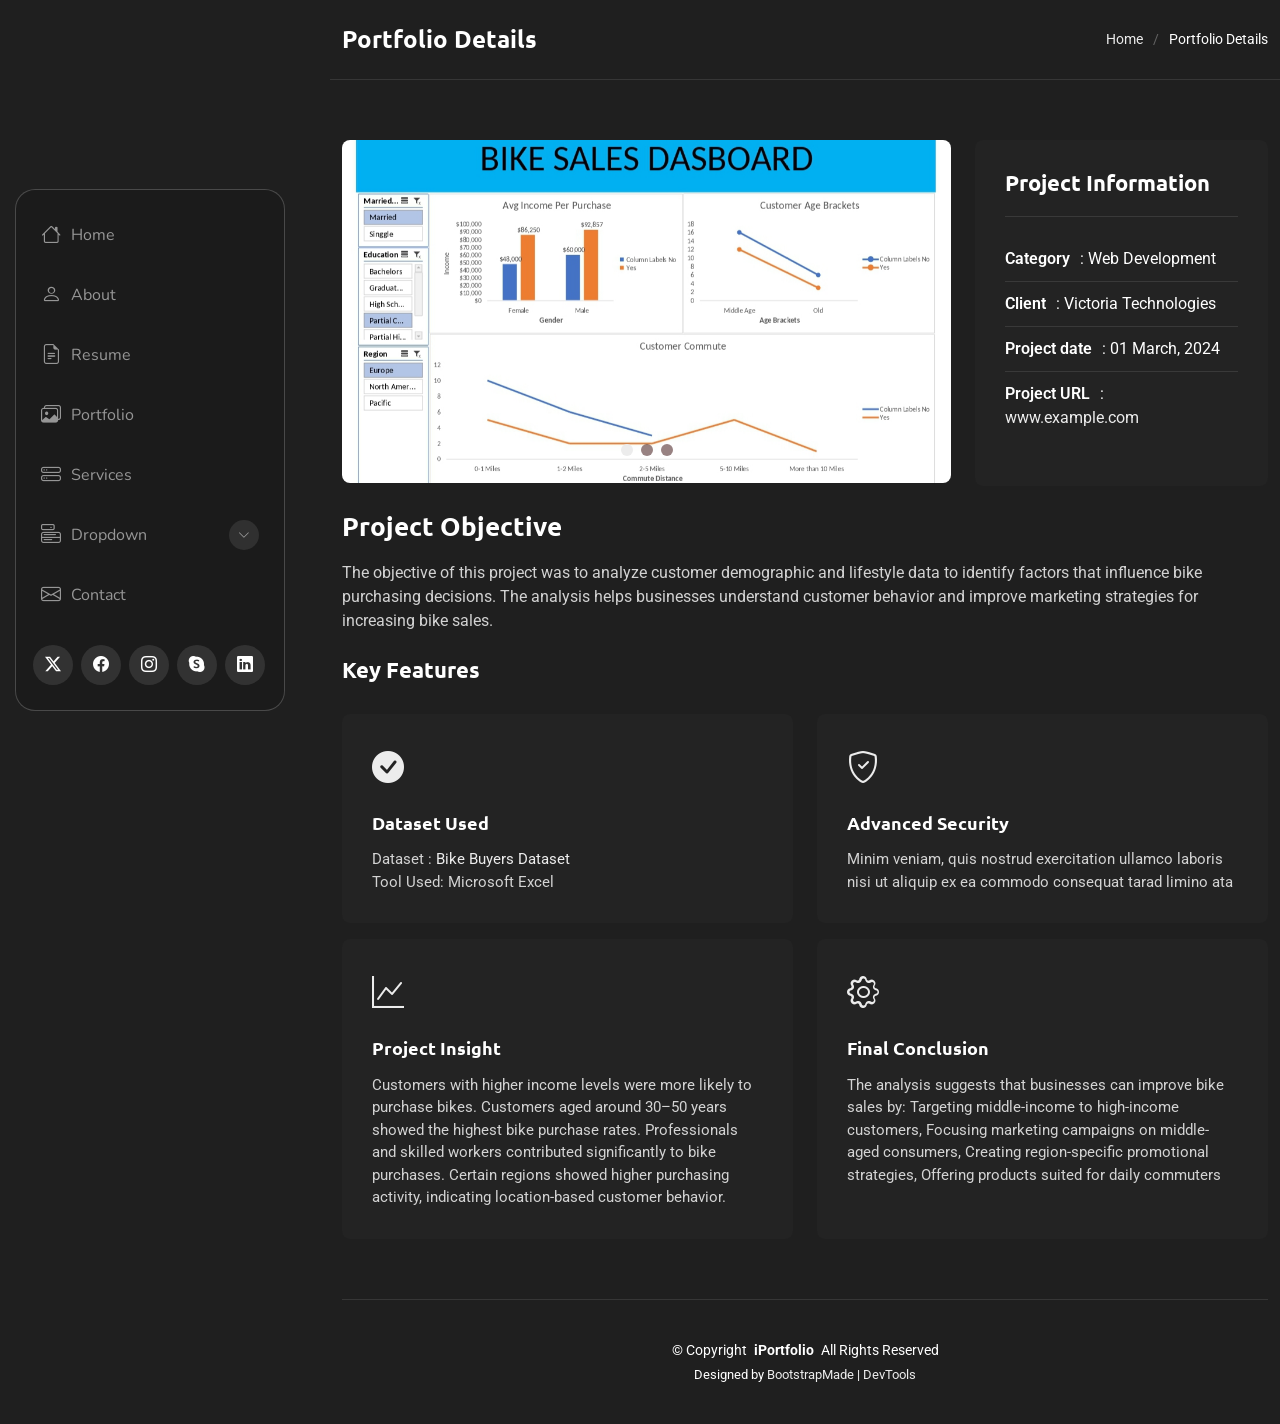
<file: portfolio-details.html>
<!doctype html>
<html lang="en">
  <head>
    <meta charset="utf-8" />
    <meta content="width=device-width, initial-scale=1.0" name="viewport" />
    <title>Portfolio Details - SnapFolio Bootstrap Template</title>
    <meta name="description" content="" />
    <meta name="keywords" content="" />

    <!-- Favicons -->
    <link href="assets/img/favicon.png" rel="icon" />
    <link href="assets/img/apple-touch-icon.png" rel="apple-touch-icon" />

    <!-- Fonts -->
    <link href="https://fonts.googleapis.com" rel="preconnect" />
    <link href="https://fonts.gstatic.com" rel="preconnect" crossorigin />
    <link
      href="https://fonts.googleapis.com/css2?family=Roboto:ital,wght@0,100;0,300;0,400;0,500;0,700;0,900;1,100;1,300;1,400;1,500;1,700;1,900&family=Ubuntu:ital,wght@0,300;0,400;0,500;0,700;1,300;1,400;1,500;1,700&family=Nunito:ital,wght@0,200;0,300;0,400;0,500;0,600;0,700;0,800;0,900;1,200;1,300;1,400;1,500;1,600;1,700;1,800;1,900&display=swap"
      rel="stylesheet"
    />

    <!-- Vendor CSS Files -->
    <link
      href="assets/vendor/bootstrap/css/bootstrap.min.css"
      rel="stylesheet"
    />
    <link
      href="assets/vendor/bootstrap-icons/bootstrap-icons.css"
      rel="stylesheet"
    />
    <link href="assets/vendor/aos/aos.css" rel="stylesheet" />
    <link
      href="assets/vendor/glightbox/css/glightbox.min.css"
      rel="stylesheet"
    />
    <link href="assets/vendor/swiper/swiper-bundle.min.css" rel="stylesheet" />

    <!-- Main CSS File -->
    <link href="assets/css/main.css" rel="stylesheet" />

    <!-- =======================================================
  * Template Name: SnapFolio
  * Template URL: https://bootstrapmade.com/snapfolio-bootstrap-portfolio-template/
  * Updated: Jul 21 2025 with Bootstrap v5.3.7
  * Author: BootstrapMade.com
  * License: https://bootstrapmade.com/license/
  ======================================================== -->
  </head>

  <body class="portfolio-details-page">
    <header
      id="header"
      class="header dark-background d-flex flex-column justify-content-center"
    >
      <i class="header-toggle d-xl-none bi bi-list"></i>

      <div class="header-container d-flex flex-column align-items-start">
        <nav id="navmenu" class="navmenu">
          <ul>
            <li>
              <a href="#hero"><i class="bi bi-house navicon"></i>Home</a>
            </li>
            <li>
              <a href="#about"><i class="bi bi-person navicon"></i> About</a>
            </li>
            <li>
              <a href="#resume"
                ><i class="bi bi-file-earmark-text navicon"></i> Resume</a
              >
            </li>
            <li>
              <a href="#portfolio"
                ><i class="bi bi-images navicon"></i> Portfolio</a
              >
            </li>
            <li>
              <a href="#services"
                ><i class="bi bi-hdd-stack navicon"></i> Services</a
              >
            </li>
            <li class="dropdown">
              <a href="#"
                ><i class="bi bi-menu-button navicon"></i> <span>Dropdown</span>
                <i class="bi bi-chevron-down toggle-dropdown"></i
              ></a>
              <ul>
                <li><a href="#">Dropdown 1</a></li>
                <li class="dropdown">
                  <a href="#"
                    ><span>Deep Dropdown</span>
                    <i class="bi bi-chevron-down toggle-dropdown"></i
                  ></a>
                  <ul>
                    <li><a href="#">Deep Dropdown 1</a></li>
                    <li><a href="#">Deep Dropdown 2</a></li>
                    <li><a href="#">Deep Dropdown 3</a></li>
                    <li><a href="#">Deep Dropdown 4</a></li>
                    <li><a href="#">Deep Dropdown 5</a></li>
                  </ul>
                </li>
                <li><a href="#">Dropdown 2</a></li>
                <li><a href="#">Dropdown 3</a></li>
                <li><a href="#">Dropdown 4</a></li>
              </ul>
            </li>
            <li>
              <a href="#contact"
                ><i class="bi bi-envelope navicon"></i> Contact</a
              >
            </li>
          </ul>
        </nav>

        <div class="social-links text-center">
          <a href="#" class="twitter"><i class="bi bi-twitter-x"></i></a>
          <a href="#" class="facebook"><i class="bi bi-facebook"></i></a>
          <a href="#" class="instagram"><i class="bi bi-instagram"></i></a>
          <a href="#" class="google-plus"><i class="bi bi-skype"></i></a>
          <a href="#" class="linkedin"><i class="bi bi-linkedin"></i></a>
        </div>
      </div>
    </header>

    <main class="main">
      <!-- Page Title -->
      <div class="page-title dark-background">
        <div
          class="container d-lg-flex justify-content-between align-items-center"
        >
          <h1 class="mb-2 mb-lg-0">Portfolio Details</h1>
          <nav class="breadcrumbs">
            <ol>
              <li><a href="index.html">Home</a></li>
              <li class="current">Portfolio Details</li>
            </ol>
          </nav>
        </div>
      </div>
      <!-- End Page Title -->

      <!-- Portfolio Details Section -->
      <section id="portfolio-details" class="portfolio-details section">
        <div class="container" data-aos="fade-up" data-aos-delay="100">
          <div class="row gy-4">
            <div class="col-lg-8">
              <div class="portfolio-details-slider swiper init-swiper">
                <script type="application/json" class="swiper-config">
                  {
                    "loop": true,
                    "speed": 600,
                    "autoplay": {
                      "delay": 5000
                    },
                    "slidesPerView": "auto",
                    "pagination": {
                      "el": ".swiper-pagination",
                      "type": "bullets",
                      "clickable": true
                    }
                  }
                </script>

                <div class="swiper-wrapper align-items-center">
                  <div class="swiper-slide">
                    <img
                      src="Dashboard Project 1 Excel.webp"
                      alt="Portfolio Image"
                      class="img-fluid"
                      loading="lazy"
                    />
                  </div>

                  <div class="swiper-slide">
                    <img
                      src="assets/img/portfolio/portfolio-10.webp"
                      alt="Portfolio Image"
                      class="img-fluid"
                      loading="lazy"
                    />
                  </div>

                  <div class="swiper-slide">
                    <img
                      src="assets/img/portfolio/portfolio-7.webp"
                      alt="Portfolio Image"
                      class="img-fluid"
                      loading="lazy"
                    />
                  </div>
                </div>
                <div class="swiper-pagination"></div>
              </div>
            </div>

            <div class="col-lg-4">
              <div
                class="portfolio-info"
                data-aos="fade-left"
                data-aos-delay="200"
              >
                <h3>Project Information</h3>
                <ul>
                  <li><strong>Category</strong>: Web Development</li>
                  <li><strong>Client</strong>: Victoria Technologies</li>
                  <li><strong>Project date</strong>: 01 March, 2024</li>
                  <li>
                    <strong>Project URL</strong>:
                    <a href="#" target="_blank">www.example.com</a>
                  </li>
                </ul>
              </div>
            </div>

            <div class="col-lg-12">
              <div
                class="portfolio-description"
                data-aos="fade-up"
                data-aos-delay="300"
              >
                <h2>Project Objective</h2>
                <p>
                  The objective of this project was to analyze customer
                  demographic and lifestyle data to identify factors that
                  influence bike purchasing decisions. The analysis helps
                  businesses understand customer behavior and improve marketing
                  strategies for increasing bike sales.
                </p>

                <div class="features mt-4">
                  <h3>Key Features</h3>
                  <div class="row gy-3">
                    <div class="col-md-6">
                      <div
                        class="feature-item"
                        data-aos="fade-up"
                        data-aos-delay="400"
                      >
                        <i class="bi bi-check-circle-fill"></i>
                        <h4>Dataset Used</h4>
                        <p>
                          Dataset :
                          <a href="Excel Project Dataset.xlsx" target="_blank">
                            Bike Buyers Dataset
                          </a>
                          <br />
                          Tool Used: Microsoft Excel
                        </p>
                      </div>
                    </div>

                    <div class="col-md-6">
                      <div
                        class="feature-item"
                        data-aos="fade-up"
                        data-aos-delay="500"
                      >
                        <i class="bi bi-shield-check"></i>
                        <h4>Advanced Security</h4>
                        <p>
                          Minim veniam, quis nostrud exercitation ullamco
                          laboris nisi ut aliquip ex ea commodo consequat tarad
                          limino ata
                        </p>
                      </div>
                    </div>

                    <div class="col-md-6">
                      <div
                        class="feature-item"
                        data-aos="fade-up"
                        data-aos-delay="600"
                      >
                        <i class="bi bi-graph-up"></i>
                        <h4>Project Insight</h4>
                        <p>
                          Customers with higher income levels were more likely
                          to purchase bikes. Customers aged around 30–50 years
                          showed the highest bike purchase rates. Professionals
                          and skilled workers contributed significantly to bike
                          purchases. Certain regions showed higher purchasing
                          activity, indicating location-based customer behavior.
                        </p>
                      </div>
                    </div>

                    <div class="col-md-6">
                      <div
                        class="feature-item"
                        data-aos="fade-up"
                        data-aos-delay="700"
                      >
                        <i class="bi bi-gear"></i>
                        <h4>Final Conclusion</h4>
                        <p>
                          The analysis suggests that businesses can improve bike
                          sales by: Targeting middle-income to high-income
                          customers, Focusing marketing campaigns on middle-aged
                          consumers, Creating region-specific promotional
                          strategies, Offering products suited for daily
                          commuters
                        </p>
                      </div>
                    </div>
                  </div>
                </div>
              </div>
            </div>
          </div>
        </div>
      </section>
      <!-- /Portfolio Details Section -->
    </main>

    <footer id="footer" class="footer position-relative">
      <div class="container">
        <div class="copyright text-center">
          <p>
            © <span>Copyright</span>
            <strong class="px-1 sitename">iPortfolio</strong>
            <span>All Rights Reserved</span>
          </p>
        </div>
        <div class="credits">
          <!-- All the links in the footer should remain intact. -->
          <!-- You can delete the links only if you've purchased the pro version. -->
          <!-- Licensing information: https://bootstrapmade.com/license/ -->
          <!-- Purchase the pro version with working PHP/AJAX contact form: [buy-url] -->
          Designed by <a href="https://bootstrapmade.com/">BootstrapMade</a> |
          <a href="https://bootstrapmade.com/tools/">DevTools</a>
        </div>
      </div>
    </footer>

    <!-- Scroll Top -->
    <a
      href="#"
      id="scroll-top"
      class="scroll-top d-flex align-items-center justify-content-center"
      ><i class="bi bi-arrow-up-short"></i
    ></a>

    <!-- Preloader -->
    <div id="preloader"></div>

    <!-- Vendor JS Files -->
    <script src="assets/vendor/bootstrap/js/bootstrap.bundle.min.js"></script>
    <script src="assets/vendor/php-email-form/validate.js"></script>
    <script src="assets/vendor/aos/aos.js"></script>
    <script src="assets/vendor/typed.js/typed.umd.js"></script>
    <script src="assets/vendor/purecounter/purecounter_vanilla.js"></script>
    <script src="assets/vendor/waypoints/noframework.waypoints.js"></script>
    <script src="assets/vendor/isotope-layout/isotope.pkgd.min.js"></script>
    <script src="assets/vendor/imagesloaded/imagesloaded.pkgd.min.js"></script>
    <script src="assets/vendor/glightbox/js/glightbox.min.js"></script>
    <script src="assets/vendor/swiper/swiper-bundle.min.js"></script>

    <!-- Main JS File -->
    <script src="assets/js/main.js"></script>
  </body>
</html>
</file>
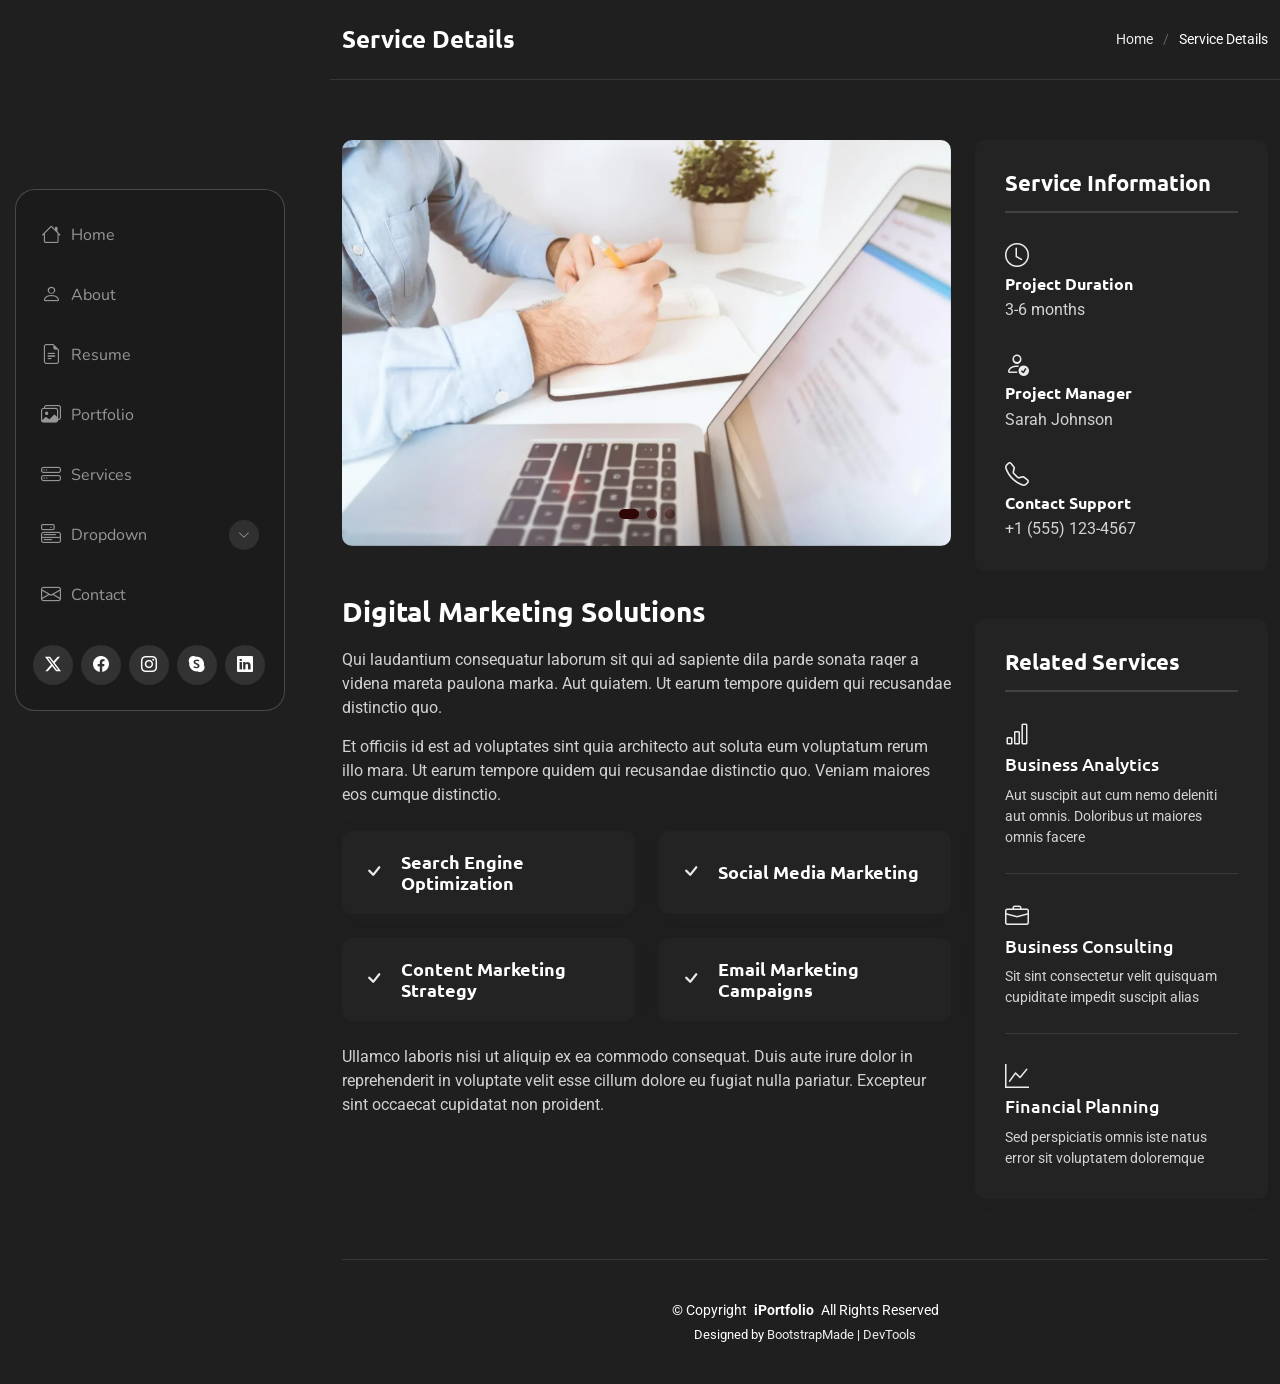
<file: service-details.html>
<!DOCTYPE html>
<html lang="en">

<head>
  <meta charset="utf-8">
  <meta content="width=device-width, initial-scale=1.0" name="viewport">
  <title>Service Details - SnapFolio Bootstrap Template</title>
  <meta name="description" content="">
  <meta name="keywords" content="">

  <!-- Favicons -->
  <link href="assets/img/favicon.png" rel="icon">
  <link href="assets/img/apple-touch-icon.png" rel="apple-touch-icon">

  <!-- Fonts -->
  <link href="https://fonts.googleapis.com" rel="preconnect">
  <link href="https://fonts.gstatic.com" rel="preconnect" crossorigin>
  <link href="https://fonts.googleapis.com/css2?family=Roboto:ital,wght@0,100;0,300;0,400;0,500;0,700;0,900;1,100;1,300;1,400;1,500;1,700;1,900&family=Ubuntu:ital,wght@0,300;0,400;0,500;0,700;1,300;1,400;1,500;1,700&family=Nunito:ital,wght@0,200;0,300;0,400;0,500;0,600;0,700;0,800;0,900;1,200;1,300;1,400;1,500;1,600;1,700;1,800;1,900&display=swap" rel="stylesheet">

  <!-- Vendor CSS Files -->
  <link href="assets/vendor/bootstrap/css/bootstrap.min.css" rel="stylesheet">
  <link href="assets/vendor/bootstrap-icons/bootstrap-icons.css" rel="stylesheet">
  <link href="assets/vendor/aos/aos.css" rel="stylesheet">
  <link href="assets/vendor/glightbox/css/glightbox.min.css" rel="stylesheet">
  <link href="assets/vendor/swiper/swiper-bundle.min.css" rel="stylesheet">

  <!-- Main CSS File -->
  <link href="assets/css/main.css" rel="stylesheet">

  <!-- =======================================================
  * Template Name: SnapFolio
  * Template URL: https://bootstrapmade.com/snapfolio-bootstrap-portfolio-template/
  * Updated: Jul 21 2025 with Bootstrap v5.3.7
  * Author: BootstrapMade.com
  * License: https://bootstrapmade.com/license/
  ======================================================== -->
</head>

<body class="service-details-page">

  <header id="header" class="header dark-background d-flex flex-column justify-content-center">
    <i class="header-toggle d-xl-none bi bi-list"></i>

    <div class="header-container d-flex flex-column align-items-start">
      <nav id="navmenu" class="navmenu">
        <ul>
          <li><a href="#hero"><i class="bi bi-house navicon"></i>Home</a></li>
          <li><a href="#about"><i class="bi bi-person navicon"></i> About</a></li>
          <li><a href="#resume"><i class="bi bi-file-earmark-text navicon"></i> Resume</a></li>
          <li><a href="#portfolio"><i class="bi bi-images navicon"></i> Portfolio</a></li>
          <li><a href="#services"><i class="bi bi-hdd-stack navicon"></i> Services</a></li>
          <li class="dropdown"><a href="#"><i class="bi bi-menu-button navicon"></i> <span>Dropdown</span> <i class="bi bi-chevron-down toggle-dropdown"></i></a>
            <ul>
              <li><a href="#">Dropdown 1</a></li>
              <li class="dropdown"><a href="#"><span>Deep Dropdown</span> <i class="bi bi-chevron-down toggle-dropdown"></i></a>
                <ul>
                  <li><a href="#">Deep Dropdown 1</a></li>
                  <li><a href="#">Deep Dropdown 2</a></li>
                  <li><a href="#">Deep Dropdown 3</a></li>
                  <li><a href="#">Deep Dropdown 4</a></li>
                  <li><a href="#">Deep Dropdown 5</a></li>
                </ul>
              </li>
              <li><a href="#">Dropdown 2</a></li>
              <li><a href="#">Dropdown 3</a></li>
              <li><a href="#">Dropdown 4</a></li>
            </ul>
          </li>
          <li><a href="#contact"><i class="bi bi-envelope navicon"></i> Contact</a></li>
        </ul>
      </nav>

      <div class="social-links text-center">
        <a href="#" class="twitter"><i class="bi bi-twitter-x"></i></a>
        <a href="#" class="facebook"><i class="bi bi-facebook"></i></a>
        <a href="#" class="instagram"><i class="bi bi-instagram"></i></a>
        <a href="#" class="google-plus"><i class="bi bi-skype"></i></a>
        <a href="#" class="linkedin"><i class="bi bi-linkedin"></i></a>
      </div>

    </div>

  </header>

  <main class="main">

    <!-- Page Title -->
    <div class="page-title dark-background">
      <div class="container d-lg-flex justify-content-between align-items-center">
        <h1 class="mb-2 mb-lg-0">Service Details</h1>
        <nav class="breadcrumbs">
          <ol>
            <li><a href="index.html">Home</a></li>
            <li class="current">Service Details</li>
          </ol>
        </nav>
      </div>
    </div><!-- End Page Title -->

    <!-- Service Details Section -->
    <section id="service-details" class="service-details section">

      <div class="container" data-aos="fade-up" data-aos-delay="100">

        <div class="row gy-4">

          <div class="col-lg-8">
            <div class="service-details-slider swiper init-swiper">
              <script type="application/json" class="swiper-config">
                {
                  "loop": true,
                  "speed": 600,
                  "autoplay": {
                    "delay": 5000
                  },
                  "slidesPerView": 1,
                  "pagination": {
                    "el": ".swiper-pagination",
                    "type": "bullets",
                    "clickable": true
                  }
                }
              </script>
              <div class="swiper-wrapper align-items-center">
                <div class="swiper-slide">
                  <img src="assets/img/services/services-1.webp" alt="" class="img-fluid" loading="lazy">
                </div>
                <div class="swiper-slide">
                  <img src="assets/img/services/services-2.webp" alt="" class="img-fluid" loading="lazy">
                </div>
                <div class="swiper-slide">
                  <img src="assets/img/services/services-3.webp" alt="" class="img-fluid" loading="lazy">
                </div>
              </div>
              <div class="swiper-pagination"></div>
            </div>

            <div class="content mt-5">
              <h3>Digital Marketing Solutions</h3>
              <p>
                Qui laudantium consequatur laborum sit qui ad sapiente dila parde sonata raqer a videna mareta paulona marka. Aut quiatem. Ut earum tempore quidem qui recusandae distinctio quo.
              </p>
              <p>
                Et officiis id est ad voluptates sint quia architecto aut soluta eum voluptatum rerum illo mara. Ut earum tempore quidem qui recusandae distinctio quo. Veniam maiores eos cumque distinctio.
              </p>

              <div class="features mt-4">
                <div class="row gy-4">
                  <div class="col-md-6" data-aos="fade-up" data-aos-delay="100">
                    <div class="feature-box d-flex align-items-center">
                      <i class="bi bi-check"></i>
                      <h4>Search Engine Optimization</h4>
                    </div>
                  </div>
                  <div class="col-md-6" data-aos="fade-up" data-aos-delay="200">
                    <div class="feature-box d-flex align-items-center">
                      <i class="bi bi-check"></i>
                      <h4>Social Media Marketing</h4>
                    </div>
                  </div>
                  <div class="col-md-6" data-aos="fade-up" data-aos-delay="300">
                    <div class="feature-box d-flex align-items-center">
                      <i class="bi bi-check"></i>
                      <h4>Content Marketing Strategy</h4>
                    </div>
                  </div>
                  <div class="col-md-6" data-aos="fade-up" data-aos-delay="400">
                    <div class="feature-box d-flex align-items-center">
                      <i class="bi bi-check"></i>
                      <h4>Email Marketing Campaigns</h4>
                    </div>
                  </div>
                </div>
              </div>

              <p class="mt-4">
                Ullamco laboris nisi ut aliquip ex ea commodo consequat. Duis aute irure dolor in reprehenderit in voluptate velit esse cillum dolore eu fugiat nulla pariatur. Excepteur sint occaecat cupidatat non proident.
              </p>
            </div>
          </div>

          <div class="col-lg-4">
            <div class="service-info">
              <h4>Service Information</h4>
              <div class="info-item">
                <i class="bi bi-clock"></i>
                <h5>Project Duration</h5>
                <p>3-6 months</p>
              </div>
              <div class="info-item">
                <i class="bi bi-person-check"></i>
                <h5>Project Manager</h5>
                <p>Sarah Johnson</p>
              </div>
              <div class="info-item">
                <i class="bi bi-telephone"></i>
                <h5>Contact Support</h5>
                <p>+1 (555) 123-4567</p>
              </div>
            </div>

            <div class="related-services mt-5">
              <h4>Related Services</h4>
              <div class="service-item">
                <i class="bi bi-bar-chart"></i>
                <h5><a href="#">Business Analytics</a></h5>
                <p>Aut suscipit aut cum nemo deleniti aut omnis. Doloribus ut maiores omnis facere</p>
              </div>
              <div class="service-item">
                <i class="bi bi-briefcase"></i>
                <h5><a href="#">Business Consulting</a></h5>
                <p>Sit sint consectetur velit quisquam cupiditate impedit suscipit alias</p>
              </div>
              <div class="service-item">
                <i class="bi bi-graph-up"></i>
                <h5><a href="#">Financial Planning</a></h5>
                <p>Sed perspiciatis omnis iste natus error sit voluptatem doloremque</p>
              </div>
            </div>
          </div>

        </div>

      </div>

    </section><!-- /Service Details Section -->

  </main>

  <footer id="footer" class="footer position-relative">

    <div class="container">
      <div class="copyright text-center ">
        <p>© <span>Copyright</span> <strong class="px-1 sitename">iPortfolio</strong> <span>All Rights Reserved</span></p>
      </div>
      <div class="credits">
        <!-- All the links in the footer should remain intact. -->
        <!-- You can delete the links only if you've purchased the pro version. -->
        <!-- Licensing information: https://bootstrapmade.com/license/ -->
        <!-- Purchase the pro version with working PHP/AJAX contact form: [buy-url] -->
        Designed by <a href="https://bootstrapmade.com/">BootstrapMade</a> | <a href="https://bootstrapmade.com/tools/">DevTools</a>
      </div>
    </div>

  </footer>

  <!-- Scroll Top -->
  <a href="#" id="scroll-top" class="scroll-top d-flex align-items-center justify-content-center"><i class="bi bi-arrow-up-short"></i></a>

  <!-- Preloader -->
  <div id="preloader"></div>

  <!-- Vendor JS Files -->
  <script src="assets/vendor/bootstrap/js/bootstrap.bundle.min.js"></script>
  <script src="assets/vendor/php-email-form/validate.js"></script>
  <script src="assets/vendor/aos/aos.js"></script>
  <script src="assets/vendor/typed.js/typed.umd.js"></script>
  <script src="assets/vendor/purecounter/purecounter_vanilla.js"></script>
  <script src="assets/vendor/waypoints/noframework.waypoints.js"></script>
  <script src="assets/vendor/isotope-layout/isotope.pkgd.min.js"></script>
  <script src="assets/vendor/imagesloaded/imagesloaded.pkgd.min.js"></script>
  <script src="assets/vendor/glightbox/js/glightbox.min.js"></script>
  <script src="assets/vendor/swiper/swiper-bundle.min.js"></script>

  <!-- Main JS File -->
  <script src="assets/js/main.js"></script>

</body>

</html>
</file>
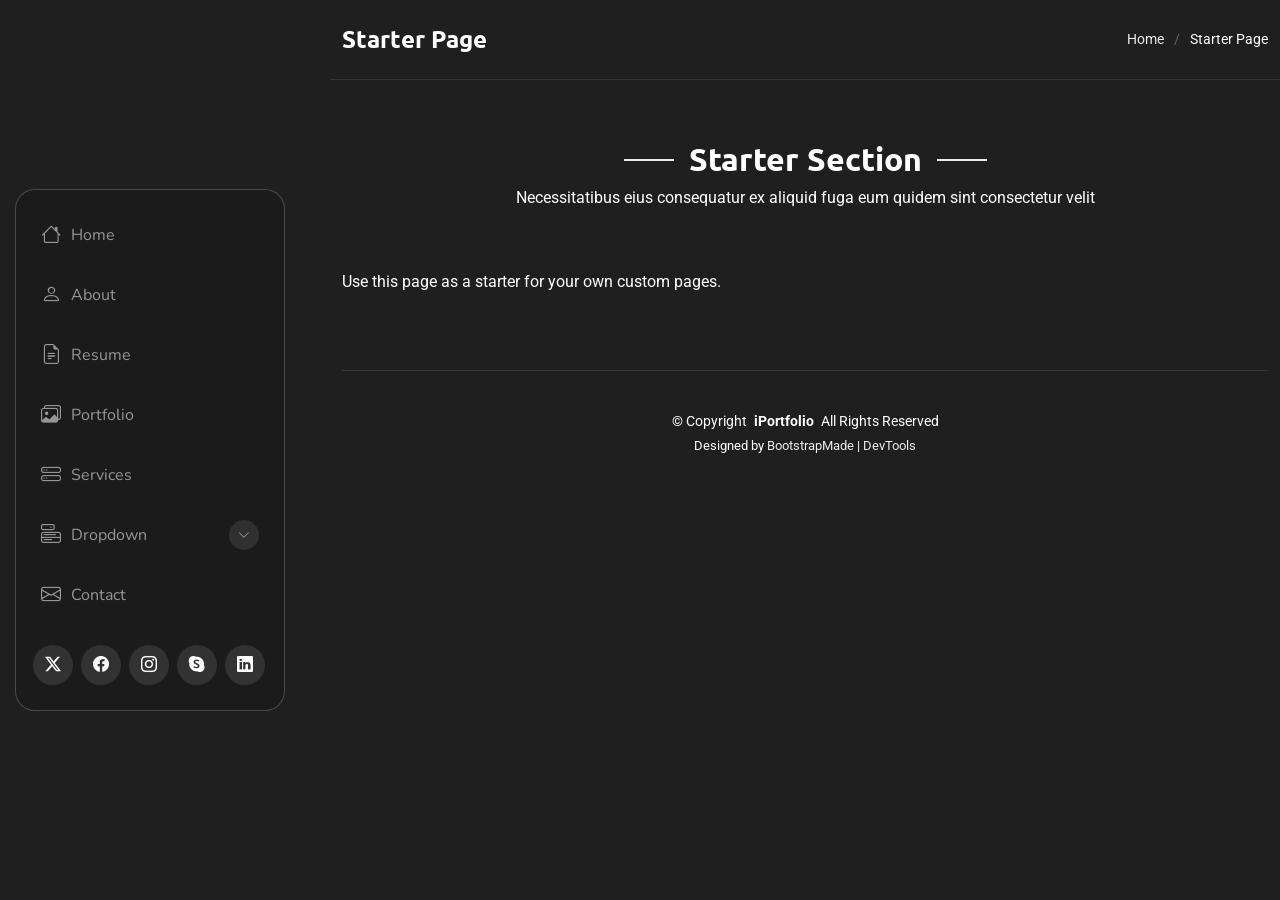
<file: starter-page.html>
<!DOCTYPE html>
<html lang="en">

<head>
  <meta charset="utf-8">
  <meta content="width=device-width, initial-scale=1.0" name="viewport">
  <title>Starter Page - SnapFolio Bootstrap Template</title>
  <meta name="description" content="">
  <meta name="keywords" content="">

  <!-- Favicons -->
  <link href="assets/img/favicon.png" rel="icon">
  <link href="assets/img/apple-touch-icon.png" rel="apple-touch-icon">

  <!-- Fonts -->
  <link href="https://fonts.googleapis.com" rel="preconnect">
  <link href="https://fonts.gstatic.com" rel="preconnect" crossorigin>
  <link href="https://fonts.googleapis.com/css2?family=Roboto:ital,wght@0,100;0,300;0,400;0,500;0,700;0,900;1,100;1,300;1,400;1,500;1,700;1,900&family=Ubuntu:ital,wght@0,300;0,400;0,500;0,700;1,300;1,400;1,500;1,700&family=Nunito:ital,wght@0,200;0,300;0,400;0,500;0,600;0,700;0,800;0,900;1,200;1,300;1,400;1,500;1,600;1,700;1,800;1,900&display=swap" rel="stylesheet">

  <!-- Vendor CSS Files -->
  <link href="assets/vendor/bootstrap/css/bootstrap.min.css" rel="stylesheet">
  <link href="assets/vendor/bootstrap-icons/bootstrap-icons.css" rel="stylesheet">
  <link href="assets/vendor/aos/aos.css" rel="stylesheet">
  <link href="assets/vendor/glightbox/css/glightbox.min.css" rel="stylesheet">
  <link href="assets/vendor/swiper/swiper-bundle.min.css" rel="stylesheet">

  <!-- Main CSS File -->
  <link href="assets/css/main.css" rel="stylesheet">

  <!-- =======================================================
  * Template Name: SnapFolio
  * Template URL: https://bootstrapmade.com/snapfolio-bootstrap-portfolio-template/
  * Updated: Jul 21 2025 with Bootstrap v5.3.7
  * Author: BootstrapMade.com
  * License: https://bootstrapmade.com/license/
  ======================================================== -->
</head>

<body class="starter-page-page">

  <header id="header" class="header dark-background d-flex flex-column justify-content-center">
    <i class="header-toggle d-xl-none bi bi-list"></i>

    <div class="header-container d-flex flex-column align-items-start">
      <nav id="navmenu" class="navmenu">
        <ul>
          <li><a href="#hero"><i class="bi bi-house navicon"></i>Home</a></li>
          <li><a href="#about"><i class="bi bi-person navicon"></i> About</a></li>
          <li><a href="#resume"><i class="bi bi-file-earmark-text navicon"></i> Resume</a></li>
          <li><a href="#portfolio"><i class="bi bi-images navicon"></i> Portfolio</a></li>
          <li><a href="#services"><i class="bi bi-hdd-stack navicon"></i> Services</a></li>
          <li class="dropdown"><a href="#"><i class="bi bi-menu-button navicon"></i> <span>Dropdown</span> <i class="bi bi-chevron-down toggle-dropdown"></i></a>
            <ul>
              <li><a href="#">Dropdown 1</a></li>
              <li class="dropdown"><a href="#"><span>Deep Dropdown</span> <i class="bi bi-chevron-down toggle-dropdown"></i></a>
                <ul>
                  <li><a href="#">Deep Dropdown 1</a></li>
                  <li><a href="#">Deep Dropdown 2</a></li>
                  <li><a href="#">Deep Dropdown 3</a></li>
                  <li><a href="#">Deep Dropdown 4</a></li>
                  <li><a href="#">Deep Dropdown 5</a></li>
                </ul>
              </li>
              <li><a href="#">Dropdown 2</a></li>
              <li><a href="#">Dropdown 3</a></li>
              <li><a href="#">Dropdown 4</a></li>
            </ul>
          </li>
          <li><a href="#contact"><i class="bi bi-envelope navicon"></i> Contact</a></li>
        </ul>
      </nav>

      <div class="social-links text-center">
        <a href="#" class="twitter"><i class="bi bi-twitter-x"></i></a>
        <a href="#" class="facebook"><i class="bi bi-facebook"></i></a>
        <a href="#" class="instagram"><i class="bi bi-instagram"></i></a>
        <a href="#" class="google-plus"><i class="bi bi-skype"></i></a>
        <a href="#" class="linkedin"><i class="bi bi-linkedin"></i></a>
      </div>

    </div>

  </header>

  <main class="main">

    <!-- Page Title -->
    <div class="page-title dark-background">
      <div class="container d-lg-flex justify-content-between align-items-center">
        <h1 class="mb-2 mb-lg-0">Starter Page</h1>
        <nav class="breadcrumbs">
          <ol>
            <li><a href="index.html">Home</a></li>
            <li class="current">Starter Page</li>
          </ol>
        </nav>
      </div>
    </div><!-- End Page Title -->

    <!-- Starter Section Section -->
    <section id="starter-section" class="starter-section section">

      <!-- Section Title -->
      <div class="container section-title" data-aos="fade-up">
        <h2>Starter Section</h2>
        <p>Necessitatibus eius consequatur ex aliquid fuga eum quidem sint consectetur velit</p>
      </div><!-- End Section Title -->

      <div class="container" data-aos="fade-up">
        <p>Use this page as a starter for your own custom pages.</p>
      </div>

    </section><!-- /Starter Section Section -->

  </main>

  <footer id="footer" class="footer position-relative">

    <div class="container">
      <div class="copyright text-center ">
        <p>© <span>Copyright</span> <strong class="px-1 sitename">iPortfolio</strong> <span>All Rights Reserved</span></p>
      </div>
      <div class="credits">
        <!-- All the links in the footer should remain intact. -->
        <!-- You can delete the links only if you've purchased the pro version. -->
        <!-- Licensing information: https://bootstrapmade.com/license/ -->
        <!-- Purchase the pro version with working PHP/AJAX contact form: [buy-url] -->
        Designed by <a href="https://bootstrapmade.com/">BootstrapMade</a> | <a href="https://bootstrapmade.com/tools/">DevTools</a>
      </div>
    </div>

  </footer>

  <!-- Scroll Top -->
  <a href="#" id="scroll-top" class="scroll-top d-flex align-items-center justify-content-center"><i class="bi bi-arrow-up-short"></i></a>

  <!-- Preloader -->
  <div id="preloader"></div>

  <!-- Vendor JS Files -->
  <script src="assets/vendor/bootstrap/js/bootstrap.bundle.min.js"></script>
  <script src="assets/vendor/php-email-form/validate.js"></script>
  <script src="assets/vendor/aos/aos.js"></script>
  <script src="assets/vendor/typed.js/typed.umd.js"></script>
  <script src="assets/vendor/purecounter/purecounter_vanilla.js"></script>
  <script src="assets/vendor/waypoints/noframework.waypoints.js"></script>
  <script src="assets/vendor/isotope-layout/isotope.pkgd.min.js"></script>
  <script src="assets/vendor/imagesloaded/imagesloaded.pkgd.min.js"></script>
  <script src="assets/vendor/glightbox/js/glightbox.min.js"></script>
  <script src="assets/vendor/swiper/swiper-bundle.min.js"></script>

  <!-- Main JS File -->
  <script src="assets/js/main.js"></script>

</body>

</html>
</file>
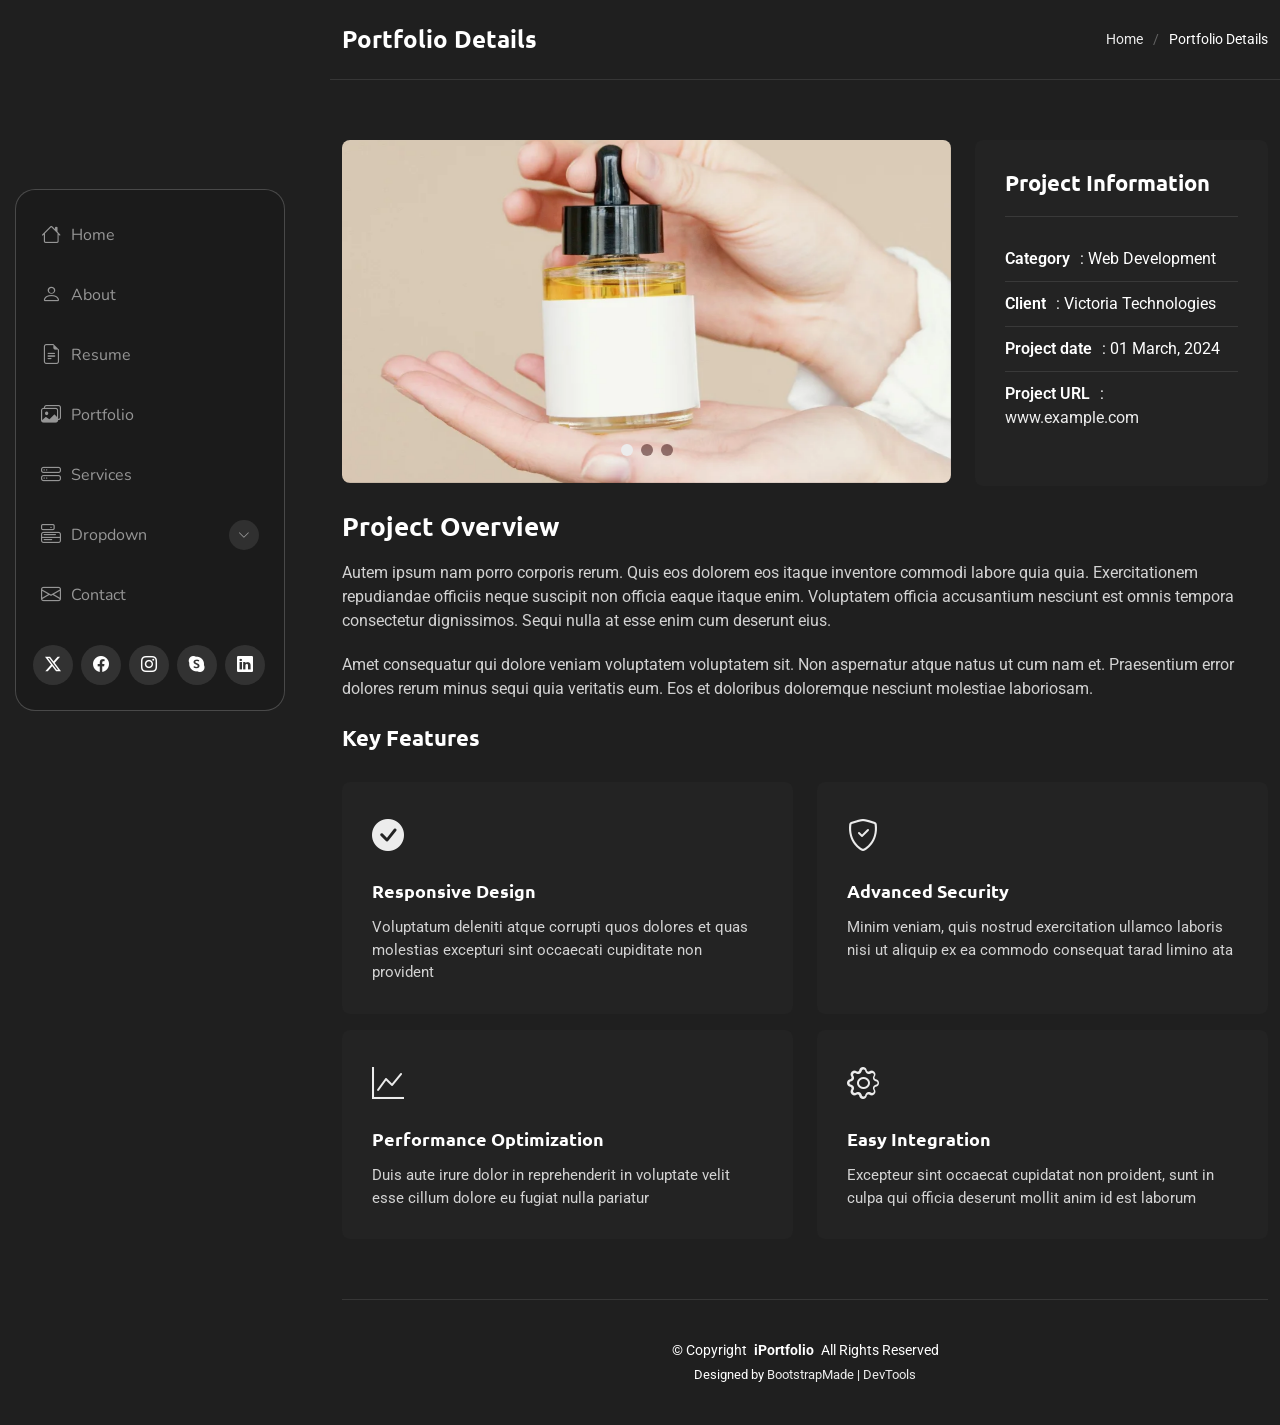
<file: SnapFolio/portfolio-details.html>
<!DOCTYPE html>
<html lang="en">

<head>
  <meta charset="utf-8">
  <meta content="width=device-width, initial-scale=1.0" name="viewport">
  <title>Portfolio Details - SnapFolio Bootstrap Template</title>
  <meta name="description" content="">
  <meta name="keywords" content="">

  <!-- Favicons -->
  <link href="assets/img/favicon.png" rel="icon">
  <link href="assets/img/apple-touch-icon.png" rel="apple-touch-icon">

  <!-- Fonts -->
  <link href="https://fonts.googleapis.com" rel="preconnect">
  <link href="https://fonts.gstatic.com" rel="preconnect" crossorigin>
  <link href="https://fonts.googleapis.com/css2?family=Roboto:ital,wght@0,100;0,300;0,400;0,500;0,700;0,900;1,100;1,300;1,400;1,500;1,700;1,900&family=Ubuntu:ital,wght@0,300;0,400;0,500;0,700;1,300;1,400;1,500;1,700&family=Nunito:ital,wght@0,200;0,300;0,400;0,500;0,600;0,700;0,800;0,900;1,200;1,300;1,400;1,500;1,600;1,700;1,800;1,900&display=swap" rel="stylesheet">

  <!-- Vendor CSS Files -->
  <link href="assets/vendor/bootstrap/css/bootstrap.min.css" rel="stylesheet">
  <link href="assets/vendor/bootstrap-icons/bootstrap-icons.css" rel="stylesheet">
  <link href="assets/vendor/aos/aos.css" rel="stylesheet">
  <link href="assets/vendor/glightbox/css/glightbox.min.css" rel="stylesheet">
  <link href="assets/vendor/swiper/swiper-bundle.min.css" rel="stylesheet">

  <!-- Main CSS File -->
  <link href="assets/css/main.css" rel="stylesheet">

  <!-- =======================================================
  * Template Name: SnapFolio
  * Template URL: https://bootstrapmade.com/snapfolio-bootstrap-portfolio-template/
  * Updated: Jul 21 2025 with Bootstrap v5.3.7
  * Author: BootstrapMade.com
  * License: https://bootstrapmade.com/license/
  ======================================================== -->
</head>

<body class="portfolio-details-page">

  <header id="header" class="header dark-background d-flex flex-column justify-content-center">
    <i class="header-toggle d-xl-none bi bi-list"></i>

    <div class="header-container d-flex flex-column align-items-start">
      <nav id="navmenu" class="navmenu">
        <ul>
          <li><a href="#hero"><i class="bi bi-house navicon"></i>Home</a></li>
          <li><a href="#about"><i class="bi bi-person navicon"></i> About</a></li>
          <li><a href="#resume"><i class="bi bi-file-earmark-text navicon"></i> Resume</a></li>
          <li><a href="#portfolio"><i class="bi bi-images navicon"></i> Portfolio</a></li>
          <li><a href="#services"><i class="bi bi-hdd-stack navicon"></i> Services</a></li>
          <li class="dropdown"><a href="#"><i class="bi bi-menu-button navicon"></i> <span>Dropdown</span> <i class="bi bi-chevron-down toggle-dropdown"></i></a>
            <ul>
              <li><a href="#">Dropdown 1</a></li>
              <li class="dropdown"><a href="#"><span>Deep Dropdown</span> <i class="bi bi-chevron-down toggle-dropdown"></i></a>
                <ul>
                  <li><a href="#">Deep Dropdown 1</a></li>
                  <li><a href="#">Deep Dropdown 2</a></li>
                  <li><a href="#">Deep Dropdown 3</a></li>
                  <li><a href="#">Deep Dropdown 4</a></li>
                  <li><a href="#">Deep Dropdown 5</a></li>
                </ul>
              </li>
              <li><a href="#">Dropdown 2</a></li>
              <li><a href="#">Dropdown 3</a></li>
              <li><a href="#">Dropdown 4</a></li>
            </ul>
          </li>
          <li><a href="#contact"><i class="bi bi-envelope navicon"></i> Contact</a></li>
        </ul>
      </nav>

      <div class="social-links text-center">
        <a href="#" class="twitter"><i class="bi bi-twitter-x"></i></a>
        <a href="#" class="facebook"><i class="bi bi-facebook"></i></a>
        <a href="#" class="instagram"><i class="bi bi-instagram"></i></a>
        <a href="#" class="google-plus"><i class="bi bi-skype"></i></a>
        <a href="#" class="linkedin"><i class="bi bi-linkedin"></i></a>
      </div>

    </div>

  </header>

  <main class="main">

    <!-- Page Title -->
    <div class="page-title dark-background">
      <div class="container d-lg-flex justify-content-between align-items-center">
        <h1 class="mb-2 mb-lg-0">Portfolio Details</h1>
        <nav class="breadcrumbs">
          <ol>
            <li><a href="index.html">Home</a></li>
            <li class="current">Portfolio Details</li>
          </ol>
        </nav>
      </div>
    </div><!-- End Page Title -->

    <!-- Portfolio Details Section -->
    <section id="portfolio-details" class="portfolio-details section">

      <div class="container" data-aos="fade-up" data-aos-delay="100">

        <div class="row gy-4">

          <div class="col-lg-8">
            <div class="portfolio-details-slider swiper init-swiper">

              <script type="application/json" class="swiper-config">
                {
                  "loop": true,
                  "speed": 600,
                  "autoplay": {
                    "delay": 5000
                  },
                  "slidesPerView": "auto",
                  "pagination": {
                    "el": ".swiper-pagination",
                    "type": "bullets",
                    "clickable": true
                  }
                }
              </script>

              <div class="swiper-wrapper align-items-center">

                <div class="swiper-slide">
                  <img src="assets/img/portfolio/portfolio-1.webp" alt="Portfolio Image" class="img-fluid" loading="lazy">
                </div>

                <div class="swiper-slide">
                  <img src="assets/img/portfolio/portfolio-10.webp" alt="Portfolio Image" class="img-fluid" loading="lazy">
                </div>

                <div class="swiper-slide">
                  <img src="assets/img/portfolio/portfolio-7.webp" alt="Portfolio Image" class="img-fluid" loading="lazy">
                </div>

              </div>
              <div class="swiper-pagination"></div>
            </div>
          </div>

          <div class="col-lg-4">
            <div class="portfolio-info" data-aos="fade-left" data-aos-delay="200">
              <h3>Project Information</h3>
              <ul>
                <li><strong>Category</strong>: Web Development</li>
                <li><strong>Client</strong>: Victoria Technologies</li>
                <li><strong>Project date</strong>: 01 March, 2024</li>
                <li><strong>Project URL</strong>: <a href="#" target="_blank">www.example.com</a></li>
              </ul>
            </div>
          </div>

          <div class="col-lg-12">
            <div class="portfolio-description" data-aos="fade-up" data-aos-delay="300">
              <h2>Project Overview</h2>
              <p>
                Autem ipsum nam porro corporis rerum. Quis eos dolorem eos itaque inventore commodi labore quia quia. Exercitationem repudiandae officiis neque suscipit non officia eaque itaque enim. Voluptatem officia accusantium nesciunt est omnis tempora consectetur dignissimos. Sequi nulla at esse enim cum deserunt eius.
              </p>
              <p>
                Amet consequatur qui dolore veniam voluptatem voluptatem sit. Non aspernatur atque natus ut cum nam et. Praesentium error dolores rerum minus sequi quia veritatis eum. Eos et doloribus doloremque nesciunt molestiae laboriosam.
              </p>

              <div class="features mt-4">
                <h3>Key Features</h3>
                <div class="row gy-3">
                  <div class="col-md-6">
                    <div class="feature-item" data-aos="fade-up" data-aos-delay="400">
                      <i class="bi bi-check-circle-fill"></i>
                      <h4>Responsive Design</h4>
                      <p>Voluptatum deleniti atque corrupti quos dolores et quas molestias excepturi sint occaecati cupiditate non provident</p>
                    </div>
                  </div>

                  <div class="col-md-6">
                    <div class="feature-item" data-aos="fade-up" data-aos-delay="500">
                      <i class="bi bi-shield-check"></i>
                      <h4>Advanced Security</h4>
                      <p>Minim veniam, quis nostrud exercitation ullamco laboris nisi ut aliquip ex ea commodo consequat tarad limino ata</p>
                    </div>
                  </div>

                  <div class="col-md-6">
                    <div class="feature-item" data-aos="fade-up" data-aos-delay="600">
                      <i class="bi bi-graph-up"></i>
                      <h4>Performance Optimization</h4>
                      <p>Duis aute irure dolor in reprehenderit in voluptate velit esse cillum dolore eu fugiat nulla pariatur</p>
                    </div>
                  </div>

                  <div class="col-md-6">
                    <div class="feature-item" data-aos="fade-up" data-aos-delay="700">
                      <i class="bi bi-gear"></i>
                      <h4>Easy Integration</h4>
                      <p>Excepteur sint occaecat cupidatat non proident, sunt in culpa qui officia deserunt mollit anim id est laborum</p>
                    </div>
                  </div>
                </div>
              </div>
            </div>
          </div>

        </div>

      </div>

    </section><!-- /Portfolio Details Section -->

  </main>

  <footer id="footer" class="footer position-relative">

    <div class="container">
      <div class="copyright text-center ">
        <p>© <span>Copyright</span> <strong class="px-1 sitename">iPortfolio</strong> <span>All Rights Reserved</span></p>
      </div>
      <div class="credits">
        <!-- All the links in the footer should remain intact. -->
        <!-- You can delete the links only if you've purchased the pro version. -->
        <!-- Licensing information: https://bootstrapmade.com/license/ -->
        <!-- Purchase the pro version with working PHP/AJAX contact form: [buy-url] -->
        Designed by <a href="https://bootstrapmade.com/">BootstrapMade</a> | <a href="https://bootstrapmade.com/tools/">DevTools</a>
      </div>
    </div>

  </footer>

  <!-- Scroll Top -->
  <a href="#" id="scroll-top" class="scroll-top d-flex align-items-center justify-content-center"><i class="bi bi-arrow-up-short"></i></a>

  <!-- Preloader -->
  <div id="preloader"></div>

  <!-- Vendor JS Files -->
  <script src="assets/vendor/bootstrap/js/bootstrap.bundle.min.js"></script>
  <script src="assets/vendor/php-email-form/validate.js"></script>
  <script src="assets/vendor/aos/aos.js"></script>
  <script src="assets/vendor/typed.js/typed.umd.js"></script>
  <script src="assets/vendor/purecounter/purecounter_vanilla.js"></script>
  <script src="assets/vendor/waypoints/noframework.waypoints.js"></script>
  <script src="assets/vendor/isotope-layout/isotope.pkgd.min.js"></script>
  <script src="assets/vendor/imagesloaded/imagesloaded.pkgd.min.js"></script>
  <script src="assets/vendor/glightbox/js/glightbox.min.js"></script>
  <script src="assets/vendor/swiper/swiper-bundle.min.js"></script>

  <!-- Main JS File -->
  <script src="assets/js/main.js"></script>

</body>

</html>
</file>
<file: assets/index-BCJixoR3.css>
@import"https://fonts.googleapis.com/css2?family=Inter:wght@300;400;500;600;700&family=JetBrains+Mono:wght@400;500&display=swap";*,:before,:after{--tw-border-spacing-x: 0;--tw-border-spacing-y: 0;--tw-translate-x: 0;--tw-translate-y: 0;--tw-rotate: 0;--tw-skew-x: 0;--tw-skew-y: 0;--tw-scale-x: 1;--tw-scale-y: 1;--tw-pan-x: ;--tw-pan-y: ;--tw-pinch-zoom: ;--tw-scroll-snap-strictness: proximity;--tw-gradient-from-position: ;--tw-gradient-via-position: ;--tw-gradient-to-position: ;--tw-ordinal: ;--tw-slashed-zero: ;--tw-numeric-figure: ;--tw-numeric-spacing: ;--tw-numeric-fraction: ;--tw-ring-inset: ;--tw-ring-offset-width: 0px;--tw-ring-offset-color: #fff;--tw-ring-color: rgb(59 130 246 / .5);--tw-ring-offset-shadow: 0 0 #0000;--tw-ring-shadow: 0 0 #0000;--tw-shadow: 0 0 #0000;--tw-shadow-colored: 0 0 #0000;--tw-blur: ;--tw-brightness: ;--tw-contrast: ;--tw-grayscale: ;--tw-hue-rotate: ;--tw-invert: ;--tw-saturate: ;--tw-sepia: ;--tw-drop-shadow: ;--tw-backdrop-blur: ;--tw-backdrop-brightness: ;--tw-backdrop-contrast: ;--tw-backdrop-grayscale: ;--tw-backdrop-hue-rotate: ;--tw-backdrop-invert: ;--tw-backdrop-opacity: ;--tw-backdrop-saturate: ;--tw-backdrop-sepia: ;--tw-contain-size: ;--tw-contain-layout: ;--tw-contain-paint: ;--tw-contain-style: }::backdrop{--tw-border-spacing-x: 0;--tw-border-spacing-y: 0;--tw-translate-x: 0;--tw-translate-y: 0;--tw-rotate: 0;--tw-skew-x: 0;--tw-skew-y: 0;--tw-scale-x: 1;--tw-scale-y: 1;--tw-pan-x: ;--tw-pan-y: ;--tw-pinch-zoom: ;--tw-scroll-snap-strictness: proximity;--tw-gradient-from-position: ;--tw-gradient-via-position: ;--tw-gradient-to-position: ;--tw-ordinal: ;--tw-slashed-zero: ;--tw-numeric-figure: ;--tw-numeric-spacing: ;--tw-numeric-fraction: ;--tw-ring-inset: ;--tw-ring-offset-width: 0px;--tw-ring-offset-color: #fff;--tw-ring-color: rgb(59 130 246 / .5);--tw-ring-offset-shadow: 0 0 #0000;--tw-ring-shadow: 0 0 #0000;--tw-shadow: 0 0 #0000;--tw-shadow-colored: 0 0 #0000;--tw-blur: ;--tw-brightness: ;--tw-contrast: ;--tw-grayscale: ;--tw-hue-rotate: ;--tw-invert: ;--tw-saturate: ;--tw-sepia: ;--tw-drop-shadow: ;--tw-backdrop-blur: ;--tw-backdrop-brightness: ;--tw-backdrop-contrast: ;--tw-backdrop-grayscale: ;--tw-backdrop-hue-rotate: ;--tw-backdrop-invert: ;--tw-backdrop-opacity: ;--tw-backdrop-saturate: ;--tw-backdrop-sepia: ;--tw-contain-size: ;--tw-contain-layout: ;--tw-contain-paint: ;--tw-contain-style: }*,:before,:after{box-sizing:border-box;border-width:0;border-style:solid;border-color:#e5e7eb}:before,:after{--tw-content: ""}html,:host{line-height:1.5;-webkit-text-size-adjust:100%;-moz-tab-size:4;-o-tab-size:4;tab-size:4;font-family:Inter,system-ui,sans-serif;font-feature-settings:normal;font-variation-settings:normal;-webkit-tap-highlight-color:transparent}body{margin:0;line-height:inherit}hr{height:0;color:inherit;border-top-width:1px}abbr:where([title]){-webkit-text-decoration:underline dotted;text-decoration:underline dotted}h1,h2,h3,h4,h5,h6{font-size:inherit;font-weight:inherit}a{color:inherit;text-decoration:inherit}b,strong{font-weight:bolder}code,kbd,samp,pre{font-family:JetBrains Mono,monospace;font-feature-settings:normal;font-variation-settings:normal;font-size:1em}small{font-size:80%}sub,sup{font-size:75%;line-height:0;position:relative;vertical-align:baseline}sub{bottom:-.25em}sup{top:-.5em}table{text-indent:0;border-color:inherit;border-collapse:collapse}button,input,optgroup,select,textarea{font-family:inherit;font-feature-settings:inherit;font-variation-settings:inherit;font-size:100%;font-weight:inherit;line-height:inherit;letter-spacing:inherit;color:inherit;margin:0;padding:0}button,select{text-transform:none}button,input:where([type=button]),input:where([type=reset]),input:where([type=submit]){-webkit-appearance:button;background-color:transparent;background-image:none}:-moz-focusring{outline:auto}:-moz-ui-invalid{box-shadow:none}progress{vertical-align:baseline}::-webkit-inner-spin-button,::-webkit-outer-spin-button{height:auto}[type=search]{-webkit-appearance:textfield;outline-offset:-2px}::-webkit-search-decoration{-webkit-appearance:none}::-webkit-file-upload-button{-webkit-appearance:button;font:inherit}summary{display:list-item}blockquote,dl,dd,h1,h2,h3,h4,h5,h6,hr,figure,p,pre{margin:0}fieldset{margin:0;padding:0}legend{padding:0}ol,ul,menu{list-style:none;margin:0;padding:0}dialog{padding:0}textarea{resize:vertical}input::-moz-placeholder,textarea::-moz-placeholder{opacity:1;color:#9ca3af}input::placeholder,textarea::placeholder{opacity:1;color:#9ca3af}button,[role=button]{cursor:pointer}:disabled{cursor:default}img,svg,video,canvas,audio,iframe,embed,object{display:block;vertical-align:middle}img,video{max-width:100%;height:auto}[hidden]:where(:not([hidden=until-found])){display:none}.pointer-events-none{pointer-events:none}.fixed{position:fixed}.absolute{position:absolute}.relative{position:relative}.-inset-0\.5{top:-.125rem;right:-.125rem;bottom:-.125rem;left:-.125rem}.-inset-1{top:-.25rem;right:-.25rem;bottom:-.25rem;left:-.25rem}.inset-0{top:0;right:0;bottom:0;left:0}.-bottom-4{bottom:-1rem}.-left-4{left:-1rem}.-right-4{right:-1rem}.-top-4{top:-1rem}.bottom-0{bottom:0}.bottom-1\/4{bottom:25%}.bottom-8{bottom:2rem}.left-0{left:0}.left-1\/2{left:50%}.left-1\/3{left:33.333333%}.left-3{left:.75rem}.left-4{left:1rem}.right-1\/4{right:25%}.top-0{top:0}.top-1{top:.25rem}.top-1\/3{top:33.333333%}.top-4{top:1rem}.z-40{z-index:40}.z-50{z-index:50}.mx-auto{margin-left:auto;margin-right:auto}.mb-1{margin-bottom:.25rem}.mb-1\.5{margin-bottom:.375rem}.mb-10{margin-bottom:2.5rem}.mb-2{margin-bottom:.5rem}.mb-3{margin-bottom:.75rem}.mb-4{margin-bottom:1rem}.mb-6{margin-bottom:1.5rem}.mb-8{margin-bottom:2rem}.ml-auto{margin-left:auto}.mt-0\.5{margin-top:.125rem}.mt-1{margin-top:.25rem}.mt-1\.5{margin-top:.375rem}.mt-10{margin-top:2.5rem}.mt-20{margin-top:5rem}.mt-6{margin-top:1.5rem}.block{display:block}.inline-block{display:inline-block}.flex{display:flex}.inline-flex{display:inline-flex}.grid{display:grid}.aspect-\[3\/4\]{aspect-ratio:3/4}.h-1{height:.25rem}.h-1\.5{height:.375rem}.h-10{height:2.5rem}.h-14{height:3.5rem}.h-2{height:.5rem}.h-4{height:1rem}.h-5{height:1.25rem}.h-6{height:1.5rem}.h-64{height:16rem}.h-8{height:2rem}.h-80{height:20rem}.h-9{height:2.25rem}.h-96{height:24rem}.h-full{height:100%}.min-h-screen{min-height:100vh}.w-1{width:.25rem}.w-1\.5{width:.375rem}.w-10{width:2.5rem}.w-14{width:3.5rem}.w-2{width:.5rem}.w-4{width:1rem}.w-6{width:1.5rem}.w-64{width:16rem}.w-72{width:18rem}.w-8{width:2rem}.w-9{width:2.25rem}.w-96{width:24rem}.w-full{width:100%}.w-px{width:1px}.max-w-5xl{max-width:64rem}.max-w-lg{max-width:32rem}.max-w-xl{max-width:36rem}.max-w-xs{max-width:20rem}.flex-1{flex:1 1 0%}.flex-shrink-0{flex-shrink:0}.-translate-x-1\/2{--tw-translate-x: -50%;transform:translate(var(--tw-translate-x),var(--tw-translate-y)) rotate(var(--tw-rotate)) skew(var(--tw-skew-x)) skewY(var(--tw-skew-y)) scaleX(var(--tw-scale-x)) scaleY(var(--tw-scale-y))}.-translate-x-full{--tw-translate-x: -100%;transform:translate(var(--tw-translate-x),var(--tw-translate-y)) rotate(var(--tw-rotate)) skew(var(--tw-skew-x)) skewY(var(--tw-skew-y)) scaleX(var(--tw-scale-x)) scaleY(var(--tw-scale-y))}.translate-x-0{--tw-translate-x: 0px;transform:translate(var(--tw-translate-x),var(--tw-translate-y)) rotate(var(--tw-rotate)) skew(var(--tw-skew-x)) skewY(var(--tw-skew-y)) scaleX(var(--tw-scale-x)) scaleY(var(--tw-scale-y))}.transform{transform:translate(var(--tw-translate-x),var(--tw-translate-y)) rotate(var(--tw-rotate)) skew(var(--tw-skew-x)) skewY(var(--tw-skew-y)) scaleX(var(--tw-scale-x)) scaleY(var(--tw-scale-y))}@keyframes blink{0%,to{opacity:1}50%{opacity:0}}.animate-blink{animation:blink 1s step-end infinite}@keyframes bounce{0%,to{transform:translateY(-25%);animation-timing-function:cubic-bezier(.8,0,1,1)}50%{transform:none;animation-timing-function:cubic-bezier(0,0,.2,1)}}.animate-bounce{animation:bounce 1s infinite}@keyframes fadeIn{0%{opacity:0}to{opacity:1}}.animate-fade-in{animation:fadeIn .6s ease-out}.animate-pulse{animation:pulse 2s cubic-bezier(.4,0,.6,1) infinite}@keyframes pulse{50%{opacity:.5}}.animate-pulse-slow{animation:pulse 3s ease-in-out infinite}@keyframes spin{to{transform:rotate(360deg)}}.animate-spin{animation:spin 1s linear infinite}.resize-none{resize:none}.resize{resize:both}.grid-cols-2{grid-template-columns:repeat(2,minmax(0,1fr))}.flex-col{flex-direction:column}.flex-wrap{flex-wrap:wrap}.items-start{align-items:flex-start}.items-center{align-items:center}.justify-center{justify-content:center}.justify-between{justify-content:space-between}.gap-1{gap:.25rem}.gap-1\.5{gap:.375rem}.gap-10{gap:2.5rem}.gap-12{gap:3rem}.gap-2{gap:.5rem}.gap-3{gap:.75rem}.gap-4{gap:1rem}.gap-5{gap:1.25rem}.gap-6{gap:1.5rem}.space-y-0>:not([hidden])~:not([hidden]){--tw-space-y-reverse: 0;margin-top:calc(0px * calc(1 - var(--tw-space-y-reverse)));margin-bottom:calc(0px * var(--tw-space-y-reverse))}.space-y-1>:not([hidden])~:not([hidden]){--tw-space-y-reverse: 0;margin-top:calc(.25rem * calc(1 - var(--tw-space-y-reverse)));margin-bottom:calc(.25rem * var(--tw-space-y-reverse))}.space-y-1\.5>:not([hidden])~:not([hidden]){--tw-space-y-reverse: 0;margin-top:calc(.375rem * calc(1 - var(--tw-space-y-reverse)));margin-bottom:calc(.375rem * var(--tw-space-y-reverse))}.space-y-2>:not([hidden])~:not([hidden]){--tw-space-y-reverse: 0;margin-top:calc(.5rem * calc(1 - var(--tw-space-y-reverse)));margin-bottom:calc(.5rem * var(--tw-space-y-reverse))}.space-y-3>:not([hidden])~:not([hidden]){--tw-space-y-reverse: 0;margin-top:calc(.75rem * calc(1 - var(--tw-space-y-reverse)));margin-bottom:calc(.75rem * var(--tw-space-y-reverse))}.space-y-4>:not([hidden])~:not([hidden]){--tw-space-y-reverse: 0;margin-top:calc(1rem * calc(1 - var(--tw-space-y-reverse)));margin-bottom:calc(1rem * var(--tw-space-y-reverse))}.space-y-5>:not([hidden])~:not([hidden]){--tw-space-y-reverse: 0;margin-top:calc(1.25rem * calc(1 - var(--tw-space-y-reverse)));margin-bottom:calc(1.25rem * var(--tw-space-y-reverse))}.space-y-6>:not([hidden])~:not([hidden]){--tw-space-y-reverse: 0;margin-top:calc(1.5rem * calc(1 - var(--tw-space-y-reverse)));margin-bottom:calc(1.5rem * var(--tw-space-y-reverse))}.space-y-8>:not([hidden])~:not([hidden]){--tw-space-y-reverse: 0;margin-top:calc(2rem * calc(1 - var(--tw-space-y-reverse)));margin-bottom:calc(2rem * var(--tw-space-y-reverse))}.overflow-hidden{overflow:hidden}.overflow-y-auto{overflow-y:auto}.rounded{border-radius:.25rem}.rounded-2xl{border-radius:1rem}.rounded-full{border-radius:9999px}.rounded-lg{border-radius:.5rem}.rounded-md{border-radius:.375rem}.rounded-xl{border-radius:.75rem}.border{border-width:1px}.border-2{border-width:2px}.border-b{border-bottom-width:1px}.border-r{border-right-width:1px}.border-t{border-top-width:1px}.border-amber-400\/20{border-color:#fbbf2433}.border-blue-400\/20{border-color:#60a5fa33}.border-dark-900\/30{border-color:#080b0f4d}.border-emerald-400\/20{border-color:#34d39933}.border-orange-400\/20{border-color:#fb923c33}.border-rose-400\/20{border-color:#fb718533}.border-sky-400\/20{border-color:#38bdf833}.border-teal-400\/20{border-color:#2dd4bf33}.border-teal-400\/30{border-color:#2dd4bf4d}.border-teal-400\/50{border-color:#2dd4bf80}.border-teal-500\/30{border-color:#14b8a64d}.border-white\/10{border-color:#ffffff1a}.border-white\/5{border-color:#ffffff0d}.border-t-dark-900{--tw-border-opacity: 1;border-top-color:rgb(8 11 15 / var(--tw-border-opacity, 1))}.bg-amber-400\/10{background-color:#fbbf241a}.bg-black\/70{background-color:#000000b3}.bg-blue-400\/10{background-color:#60a5fa1a}.bg-dark-600{--tw-bg-opacity: 1;background-color:rgb(26 35 50 / var(--tw-bg-opacity, 1))}.bg-dark-700{--tw-bg-opacity: 1;background-color:rgb(17 24 39 / var(--tw-bg-opacity, 1))}.bg-dark-800{--tw-bg-opacity: 1;background-color:rgb(13 17 23 / var(--tw-bg-opacity, 1))}.bg-dark-900{--tw-bg-opacity: 1;background-color:rgb(8 11 15 / var(--tw-bg-opacity, 1))}.bg-emerald-400\/10{background-color:#34d3991a}.bg-orange-400\/10{background-color:#fb923c1a}.bg-rose-400\/10{background-color:#fb71851a}.bg-sky-400\/10{background-color:#38bdf81a}.bg-sky-500\/5{background-color:#0ea5e90d}.bg-slate-600{--tw-bg-opacity: 1;background-color:rgb(71 85 105 / var(--tw-bg-opacity, 1))}.bg-teal-400{--tw-bg-opacity: 1;background-color:rgb(45 212 191 / var(--tw-bg-opacity, 1))}.bg-teal-400\/10{background-color:#2dd4bf1a}.bg-teal-400\/20{background-color:#2dd4bf33}.bg-teal-400\/50{background-color:#2dd4bf80}.bg-teal-500{--tw-bg-opacity: 1;background-color:rgb(20 184 166 / var(--tw-bg-opacity, 1))}.bg-teal-500\/20{background-color:#14b8a633}.bg-teal-500\/5{background-color:#14b8a60d}.bg-white\/10{background-color:#ffffff1a}.bg-white\/5{background-color:#ffffff0d}.bg-gradient-to-br{background-image:linear-gradient(to bottom right,var(--tw-gradient-stops))}.bg-gradient-to-t{background-image:linear-gradient(to top,var(--tw-gradient-stops))}.from-dark-900\/60{--tw-gradient-from: rgb(8 11 15 / .6) var(--tw-gradient-from-position);--tw-gradient-to: rgb(8 11 15 / 0) var(--tw-gradient-to-position);--tw-gradient-stops: var(--tw-gradient-from), var(--tw-gradient-to)}.from-teal-400\/20{--tw-gradient-from: rgb(45 212 191 / .2) var(--tw-gradient-from-position);--tw-gradient-to: rgb(45 212 191 / 0) var(--tw-gradient-to-position);--tw-gradient-stops: var(--tw-gradient-from), var(--tw-gradient-to)}.from-teal-400\/30{--tw-gradient-from: rgb(45 212 191 / .3) var(--tw-gradient-from-position);--tw-gradient-to: rgb(45 212 191 / 0) var(--tw-gradient-to-position);--tw-gradient-stops: var(--tw-gradient-from), var(--tw-gradient-to)}.via-transparent{--tw-gradient-to: rgb(0 0 0 / 0) var(--tw-gradient-to-position);--tw-gradient-stops: var(--tw-gradient-from), transparent var(--tw-gradient-via-position), var(--tw-gradient-to)}.to-sky-400\/10{--tw-gradient-to: rgb(56 189 248 / .1) var(--tw-gradient-to-position)}.to-sky-500\/20{--tw-gradient-to: rgb(14 165 233 / .2) var(--tw-gradient-to-position)}.to-transparent{--tw-gradient-to: transparent var(--tw-gradient-to-position)}.object-cover{-o-object-fit:cover;object-fit:cover}.object-top{-o-object-position:top;object-position:top}.p-2{padding:.5rem}.p-2\.5{padding:.625rem}.p-4{padding:1rem}.p-6{padding:1.5rem}.px-2{padding-left:.5rem;padding-right:.5rem}.px-2\.5{padding-left:.625rem;padding-right:.625rem}.px-3{padding-left:.75rem;padding-right:.75rem}.px-3\.5{padding-left:.875rem;padding-right:.875rem}.px-4{padding-left:1rem;padding-right:1rem}.px-5{padding-left:1.25rem;padding-right:1.25rem}.px-8{padding-left:2rem;padding-right:2rem}.py-0\.5{padding-top:.125rem;padding-bottom:.125rem}.py-1{padding-top:.25rem;padding-bottom:.25rem}.py-1\.5{padding-top:.375rem;padding-bottom:.375rem}.py-10{padding-top:2.5rem;padding-bottom:2.5rem}.py-2\.5{padding-top:.625rem;padding-bottom:.625rem}.py-20{padding-top:5rem;padding-bottom:5rem}.py-3{padding-top:.75rem;padding-bottom:.75rem}.pl-10{padding-left:2.5rem}.pt-2{padding-top:.5rem}.pt-4{padding-top:1rem}.pt-8{padding-top:2rem}.text-left{text-align:left}.text-center{text-align:center}.font-mono{font-family:JetBrains Mono,monospace}.text-2xl{font-size:1.5rem;line-height:2rem}.text-5xl{font-size:3rem;line-height:1}.text-base{font-size:1rem;line-height:1.5rem}.text-lg{font-size:1.125rem;line-height:1.75rem}.text-sm{font-size:.875rem;line-height:1.25rem}.text-xl{font-size:1.25rem;line-height:1.75rem}.text-xs{font-size:.75rem;line-height:1rem}.font-bold{font-weight:700}.font-medium{font-weight:500}.font-semibold{font-weight:600}.uppercase{text-transform:uppercase}.leading-relaxed{line-height:1.625}.leading-snug{line-height:1.375}.leading-tight{line-height:1.25}.tracking-widest{letter-spacing:.1em}.text-amber-400{--tw-text-opacity: 1;color:rgb(251 191 36 / var(--tw-text-opacity, 1))}.text-blue-400{--tw-text-opacity: 1;color:rgb(96 165 250 / var(--tw-text-opacity, 1))}.text-dark-900{--tw-text-opacity: 1;color:rgb(8 11 15 / var(--tw-text-opacity, 1))}.text-emerald-400{--tw-text-opacity: 1;color:rgb(52 211 153 / var(--tw-text-opacity, 1))}.text-orange-400{--tw-text-opacity: 1;color:rgb(251 146 60 / var(--tw-text-opacity, 1))}.text-rose-400{--tw-text-opacity: 1;color:rgb(251 113 133 / var(--tw-text-opacity, 1))}.text-sky-400{--tw-text-opacity: 1;color:rgb(56 189 248 / var(--tw-text-opacity, 1))}.text-slate-100{--tw-text-opacity: 1;color:rgb(241 245 249 / var(--tw-text-opacity, 1))}.text-slate-300{--tw-text-opacity: 1;color:rgb(203 213 225 / var(--tw-text-opacity, 1))}.text-slate-400{--tw-text-opacity: 1;color:rgb(148 163 184 / var(--tw-text-opacity, 1))}.text-slate-500{--tw-text-opacity: 1;color:rgb(100 116 139 / var(--tw-text-opacity, 1))}.text-slate-600{--tw-text-opacity: 1;color:rgb(71 85 105 / var(--tw-text-opacity, 1))}.text-teal-400{--tw-text-opacity: 1;color:rgb(45 212 191 / var(--tw-text-opacity, 1))}.text-white{--tw-text-opacity: 1;color:rgb(255 255 255 / var(--tw-text-opacity, 1))}.placeholder-slate-600::-moz-placeholder{--tw-placeholder-opacity: 1;color:rgb(71 85 105 / var(--tw-placeholder-opacity, 1))}.placeholder-slate-600::placeholder{--tw-placeholder-opacity: 1;color:rgb(71 85 105 / var(--tw-placeholder-opacity, 1))}.opacity-70{opacity:.7}.shadow-xl{--tw-shadow: 0 20px 25px -5px rgb(0 0 0 / .1), 0 8px 10px -6px rgb(0 0 0 / .1);--tw-shadow-colored: 0 20px 25px -5px var(--tw-shadow-color), 0 8px 10px -6px var(--tw-shadow-color);box-shadow:var(--tw-ring-offset-shadow, 0 0 #0000),var(--tw-ring-shadow, 0 0 #0000),var(--tw-shadow)}.blur-3xl{--tw-blur: blur(64px);filter:var(--tw-blur) var(--tw-brightness) var(--tw-contrast) var(--tw-grayscale) var(--tw-hue-rotate) var(--tw-invert) var(--tw-saturate) var(--tw-sepia) var(--tw-drop-shadow)}.blur-md{--tw-blur: blur(12px);filter:var(--tw-blur) var(--tw-brightness) var(--tw-contrast) var(--tw-grayscale) var(--tw-hue-rotate) var(--tw-invert) var(--tw-saturate) var(--tw-sepia) var(--tw-drop-shadow)}.blur-sm{--tw-blur: blur(4px);filter:var(--tw-blur) var(--tw-brightness) var(--tw-contrast) var(--tw-grayscale) var(--tw-hue-rotate) var(--tw-invert) var(--tw-saturate) var(--tw-sepia) var(--tw-drop-shadow)}.transition-all{transition-property:all;transition-timing-function:cubic-bezier(.4,0,.2,1);transition-duration:.15s}.transition-colors{transition-property:color,background-color,border-color,text-decoration-color,fill,stroke;transition-timing-function:cubic-bezier(.4,0,.2,1);transition-duration:.15s}.transition-opacity{transition-property:opacity;transition-timing-function:cubic-bezier(.4,0,.2,1);transition-duration:.15s}.transition-transform{transition-property:transform;transition-timing-function:cubic-bezier(.4,0,.2,1);transition-duration:.15s}.duration-200{transition-duration:.2s}.duration-300{transition-duration:.3s}.text-gradient{background:linear-gradient(135deg,#2dd4bf,#38bdf8);-webkit-background-clip:text;-webkit-text-fill-color:transparent;background-clip:text}.bg-grid-pattern{background-image:linear-gradient(to right,rgba(255,255,255,.03) 1px,transparent 1px),linear-gradient(to bottom,rgba(255,255,255,.03) 1px,transparent 1px);background-size:40px 40px}*{scrollbar-width:thin;scrollbar-color:#2dd4bf22 transparent}*::-webkit-scrollbar{width:4px}*::-webkit-scrollbar-track{background:transparent}*::-webkit-scrollbar-thumb{background-color:#2dd4bf33;border-radius:2px}html{scroll-behavior:smooth}body{background-color:#080b0f;color:#f8fafc;font-family:Inter,system-ui,sans-serif;-webkit-font-smoothing:antialiased}.sidebar-link{display:flex;cursor:pointer;align-items:center;gap:.75rem;border-radius:.5rem;padding:.625rem 1rem;font-size:.875rem;line-height:1.25rem;font-weight:500;--tw-text-opacity: 1;color:rgb(148 163 184 / var(--tw-text-opacity, 1));transition-property:all;transition-timing-function:cubic-bezier(.4,0,.2,1);transition-duration:.2s}.sidebar-link:hover{background-color:#ffffff0d;--tw-text-opacity: 1;color:rgb(255 255 255 / var(--tw-text-opacity, 1))}.sidebar-link.active{background-color:#2dd4bf1a;--tw-text-opacity: 1;color:rgb(45 212 191 / var(--tw-text-opacity, 1))}.section-title{margin-bottom:.5rem;font-size:1.875rem;line-height:2.25rem;font-weight:700;--tw-text-opacity: 1;color:rgb(255 255 255 / var(--tw-text-opacity, 1))}.section-subtitle{margin-bottom:1.5rem;font-family:JetBrains Mono,monospace;font-size:.875rem;line-height:1.25rem;font-weight:500;text-transform:uppercase;letter-spacing:.1em;--tw-text-opacity: 1;color:rgb(45 212 191 / var(--tw-text-opacity, 1))}.card{border-radius:.75rem;border-width:1px;border-color:#ffffff0d;--tw-bg-opacity: 1;background-color:rgb(17 24 39 / var(--tw-bg-opacity, 1));padding:1.5rem;transition-property:all;transition-timing-function:cubic-bezier(.4,0,.2,1);transition-duration:.3s}.card:hover{border-color:#2dd4bf33}.skill-badge{display:inline-flex;align-items:center;border-radius:.375rem;border-width:1px;border-color:#ffffff0d;--tw-bg-opacity: 1;background-color:rgb(26 35 50 / var(--tw-bg-opacity, 1));padding:.375rem .75rem;font-size:.75rem;line-height:1rem;font-weight:500;--tw-text-opacity: 1;color:rgb(203 213 225 / var(--tw-text-opacity, 1));transition-property:all;transition-timing-function:cubic-bezier(.4,0,.2,1);transition-duration:.2s}.skill-badge:hover{border-color:#2dd4bf4d;--tw-text-opacity: 1;color:rgb(45 212 191 / var(--tw-text-opacity, 1))}.stat-card{border-radius:.75rem;border-width:1px;border-color:#ffffff0d;--tw-bg-opacity: 1;background-color:rgb(26 35 50 / var(--tw-bg-opacity, 1));padding:1.25rem;text-align:center;transition-property:all;transition-timing-function:cubic-bezier(.4,0,.2,1);transition-duration:.3s}.stat-card:hover{border-color:#2dd4bf33}.hover\:border-amber-400\/30:hover{border-color:#fbbf244d}.hover\:border-emerald-400\/30:hover{border-color:#34d3994d}.hover\:border-orange-400\/30:hover{border-color:#fb923c4d}.hover\:border-rose-400\/30:hover{border-color:#fb71854d}.hover\:border-sky-400\/30:hover{border-color:#38bdf84d}.hover\:border-teal-400\/20:hover{border-color:#2dd4bf33}.hover\:border-teal-400\/30:hover{border-color:#2dd4bf4d}.hover\:bg-teal-400:hover{--tw-bg-opacity: 1;background-color:rgb(45 212 191 / var(--tw-bg-opacity, 1))}.hover\:bg-white\/10:hover{background-color:#ffffff1a}.hover\:text-teal-400:hover{--tw-text-opacity: 1;color:rgb(45 212 191 / var(--tw-text-opacity, 1))}.hover\:text-white:hover{--tw-text-opacity: 1;color:rgb(255 255 255 / var(--tw-text-opacity, 1))}.hover\:underline:hover{text-decoration-line:underline}.hover\:shadow-lg:hover{--tw-shadow: 0 10px 15px -3px rgb(0 0 0 / .1), 0 4px 6px -4px rgb(0 0 0 / .1);--tw-shadow-colored: 0 10px 15px -3px var(--tw-shadow-color), 0 4px 6px -4px var(--tw-shadow-color);box-shadow:var(--tw-ring-offset-shadow, 0 0 #0000),var(--tw-ring-shadow, 0 0 #0000),var(--tw-shadow)}.hover\:shadow-teal-500\/25:hover{--tw-shadow-color: rgb(20 184 166 / .25);--tw-shadow: var(--tw-shadow-colored)}.focus\:border-teal-400\/40:focus{border-color:#2dd4bf66}.focus\:outline-none:focus{outline:2px solid transparent;outline-offset:2px}.focus\:ring-1:focus{--tw-ring-offset-shadow: var(--tw-ring-inset) 0 0 0 var(--tw-ring-offset-width) var(--tw-ring-offset-color);--tw-ring-shadow: var(--tw-ring-inset) 0 0 0 calc(1px + var(--tw-ring-offset-width)) var(--tw-ring-color);box-shadow:var(--tw-ring-offset-shadow),var(--tw-ring-shadow),var(--tw-shadow, 0 0 #0000)}.focus\:ring-teal-400\/20:focus{--tw-ring-color: rgb(45 212 191 / .2)}.disabled\:opacity-60:disabled{opacity:.6}.group:hover .group-hover\:opacity-100{opacity:1}@media (min-width: 640px){.sm\:grid-cols-2{grid-template-columns:repeat(2,minmax(0,1fr))}.sm\:flex-row{flex-direction:row}}@media (min-width: 1024px){.lg\:col-span-2{grid-column:span 2 / span 2}.lg\:ml-64{margin-left:16rem}.lg\:hidden{display:none}.lg\:h-96{height:24rem}.lg\:w-80{width:20rem}.lg\:translate-x-0{--tw-translate-x: 0px;transform:translate(var(--tw-translate-x),var(--tw-translate-y)) rotate(var(--tw-rotate)) skew(var(--tw-skew-x)) skewY(var(--tw-skew-y)) scaleX(var(--tw-scale-x)) scaleY(var(--tw-scale-y))}.lg\:grid-cols-2{grid-template-columns:repeat(2,minmax(0,1fr))}.lg\:grid-cols-3{grid-template-columns:repeat(3,minmax(0,1fr))}.lg\:justify-end{justify-content:flex-end}.lg\:py-0{padding-top:0;padding-bottom:0}.lg\:text-6xl{font-size:3.75rem;line-height:1}}
</file>
<file: SnapFolio/assets/css/main.css>
/**
* Template Name: SnapFolio
* Template URL: https://bootstrapmade.com/snapfolio-bootstrap-portfolio-template/
* Updated: Jul 21 2025 with Bootstrap v5.3.7
* Author: BootstrapMade.com
* License: https://bootstrapmade.com/license/
*/

/*--------------------------------------------------------------
# Font & Color Variables
# Help: https://bootstrapmade.com/color-system/
--------------------------------------------------------------*/
/* Fonts */
:root {
  --default-font: "Roboto",  system-ui, -apple-system, "Segoe UI", Roboto, "Helvetica Neue", Arial, "Noto Sans", "Liberation Sans", sans-serif, "Apple Color Emoji", "Segoe UI Emoji", "Segoe UI Symbol", "Noto Color Emoji";
  --heading-font: "Ubuntu",  sans-serif;
  --nav-font: "Nunito",  sans-serif;
}

/* Global Colors - The following color variables are used throughout the website. Updating them here will change the color scheme of the entire website */
:root { 
  --background-color: #1f1f1f; /* Background color for the entire website, including individual sections */
  --default-color: #ffffff; /* Default color used for the majority of the text content across the entire website */
  --heading-color: #ffffff; /* Color for headings, subheadings and title throughout the website */
  --accent-color: #ececec; /* Accent color that represents your brand on the website. It's used for buttons, links, and other elements that need to stand out */
  --surface-color: #232323; /* The surface color is used as a background of boxed elements within sections, such as cards, icon boxes, or other elements that require a visual separation from the global background. */
  --contrast-color: #310606; /* Contrast color for text, ensuring readability against backgrounds of accent, heading, or default colors. */
}

/* Nav Menu Colors - The following color variables are used specifically for the navigation menu. They are separate from the global colors to allow for more customization options */
:root {
  --nav-color: rgba(236, 236, 236, 0.59);  /* The default color of the main navmenu links */
  --nav-hover-color: #ffffff; /* Applied to main navmenu links when they are hovered over or active */
  --nav-mobile-background-color: #393939; /* Used as the background color for mobile navigation menu */
  --nav-dropdown-background-color: #393939; /* Used as the background color for dropdown items that appear when hovering over primary navigation items */
  --nav-dropdown-color: #ffffff; /* Used for navigation links of the dropdown items in the navigation menu. */
  --nav-dropdown-hover-color: #ececec; /* Similar to --nav-hover-color, this color is applied to dropdown navigation links when they are hovered over. */
}

/* Color Presets - These classes override global colors when applied to any section or element, providing reuse of the sam color scheme. */

.light-background {
  --background-color: #2c2c2c;
  --surface-color: #323232;
}

.dark-background {
  --background-color: #040b14;
  --default-color: #ffffff;
  --heading-color: #ffffff;
  --surface-color: #151f2b;
  --contrast-color: #ffffff;
}

/* Smooth scroll */
:root {
  scroll-behavior: smooth;
}

/*--------------------------------------------------------------
# General Styling & Shared Classes
--------------------------------------------------------------*/
body {
  color: var(--default-color);
  background-color: var(--background-color);
  font-family: var(--default-font);
}

a {
  color: var(--accent-color);
  text-decoration: none;
  transition: 0.3s;
}

a:hover {
  color: color-mix(in srgb, var(--accent-color), transparent 25%);
  text-decoration: none;
}

h1,
h2,
h3,
h4,
h5,
h6 {
  color: var(--heading-color);
  font-family: var(--heading-font);
}

/* PHP Email Form Messages
------------------------------*/
.php-email-form .error-message {
  display: none;
  background: #df1529;
  color: #ffffff;
  text-align: left;
  padding: 15px;
  margin-bottom: 24px;
  font-weight: 600;
}

.php-email-form .sent-message {
  display: none;
  color: #ffffff;
  background: #059652;
  text-align: center;
  padding: 15px;
  margin-bottom: 24px;
  font-weight: 600;
}

.php-email-form .loading {
  display: none;
  background: var(--surface-color);
  text-align: center;
  padding: 15px;
  margin-bottom: 24px;
}

.php-email-form .loading:before {
  content: "";
  display: inline-block;
  border-radius: 50%;
  width: 24px;
  height: 24px;
  margin: 0 10px -6px 0;
  border: 3px solid var(--accent-color);
  border-top-color: var(--surface-color);
  animation: php-email-form-loading 1s linear infinite;
}

@keyframes php-email-form-loading {
  0% {
    transform: rotate(0deg);
  }

  100% {
    transform: rotate(360deg);
  }
}

/*--------------------------------------------------------------
# Global Header
--------------------------------------------------------------*/
.header {
  --background-color: #1b1b1b;
  --contrast-color: #444444;
  color: var(--default-color);
  position: fixed;
  top: 0;
  left: 0;
  bottom: 0;
  padding: 0 15px;
  width: 300px;
  transition: all ease-in-out 0.3s;
  overflow-y: auto;
  z-index: 997;
}

.header .header-container {
  border-radius: 20px;
  padding: 15px;
  background-color: var(--background-color);
  border: 1px solid color-mix(in srgb, var(--default-color), transparent 80%);
}

.header .social-links {
  margin: 0 0 10px 0;
}

.header .social-links a {
  font-size: 16px;
  display: inline-flex;
  align-items: center;
  justify-content: center;
  background: color-mix(in srgb, var(--default-color), transparent 90%);
  color: var(--default-color);
  margin: 0 2px;
  border-radius: 50%;
  text-align: center;
  width: 40px;
  height: 40px;
  transition: 0.3s;
}

.header .social-links a:hover {
  color: var(--contrast-color);
  background: var(--accent-color);
}

@media (min-width: 1200px) {

  .header~main,
  .header~#footer {
    margin-left: 330px;
  }
}

@media (max-width: 1199px) {
  .header {
    left: -100%;
  }
}

.header.header-show {
  left: 0;
}

.header .header-toggle {
  color: var(--contrast-color);
  background-color: var(--accent-color);
  font-size: 22px;
  display: flex;
  align-items: center;
  justify-content: center;
  width: 40px;
  height: 40px;
  border-radius: 50%;
  cursor: pointer;
  position: fixed;
  top: 15px;
  right: 15px;
  z-index: 9999;
  transition: background-color 0.3s;
}

.header .header-toggle:hover {
  color: var(--contrast-color);
  background-color: color-mix(in srgb, var(--accent-color) 90%, white 15%);
}

/*--------------------------------------------------------------
# Navigation Menu
--------------------------------------------------------------*/
.mobile-nav-toggle {
  display: none;
}

.navmenu {
  padding: 0;
  z-index: 9997;
  width: 100%;
}

.navmenu ul {
  list-style: none;
  padding: 0 0 20px 0;
  margin: 0;
}

.navmenu a,
.navmenu a:focus {
  color: var(--nav-color);
  padding: 15px 10px;
  font-family: var(--nav-font);
  font-size: 16px;
  font-weight: 400;
  display: flex;
  align-items: center;
  white-space: nowrap;
  transition: 0.3s;
  width: 100%;
}

.navmenu a .navicon,
.navmenu a:focus .navicon {
  font-size: 20px;
  margin-right: 10px;
}

.navmenu a .toggle-dropdown,
.navmenu a:focus .toggle-dropdown {
  font-size: 12px;
  line-height: 0;
  margin-left: auto;
  width: 30px;
  height: 30px;
  display: flex;
  align-items: center;
  justify-content: center;
  border-radius: 50%;
  transition: 0.3s;
  flex-shrink: 0;
  background-color: color-mix(in srgb, var(--accent-color), transparent 90%);
}

.navmenu a .toggle-dropdown:hover,
.navmenu a:focus .toggle-dropdown:hover {
  background-color: var(--accent-color);
  color: var(--contrast-color);
}

.navmenu a:hover,
.navmenu .active,
.navmenu .active:focus {
  color: var(--nav-hover-color);
}

.navmenu a:hover .navicon,
.navmenu .active .navicon,
.navmenu .active:focus .navicon {
  color: var(--accent-color);
}

.navmenu .active .toggle-dropdown,
.navmenu .active:focus .toggle-dropdown {
  background-color: var(--accent-color);
  color: var(--contrast-color);
  transform: rotate(180deg);
}

.navmenu .dropdown {
  display: block;
}

.navmenu .dropdown a,
.navmenu .dropdown a:focus {
  color: --nav-dropdown-color;
}

.navmenu .dropdown a:hover,
.navmenu .dropdown .active,
.navmenu .dropdown .active:focus {
  color: var(--nav-dropdown-hover-color);
}

.navmenu .dropdown ul {
  position: static;
  display: none;
  z-index: 99;
  padding: 5px 10px;
  margin: 5px 10px;
  background-color: var(--nav-dropdown-background-color);
  border: 1px solid color-mix(in srgb, var(--default-color), transparent 90%);
  box-shadow: none;
  transition: all 0.5s ease-in-out;
}

.navmenu .dropdown ul ul {
  background-color: rgba(33, 37, 41, 0.1);
}

.navmenu .dropdown>.dropdown-active {
  display: block;
  background-color: rgba(33, 37, 41, 0.03);
}

/*--------------------------------------------------------------
# Global Footer
--------------------------------------------------------------*/
.footer {
  color: var(--default-color);
  background-color: var(--background-color);
  font-size: 14px;
  padding: 0 0 40px 0;
  position: relative;
}

.footer .copyright {
  padding-top: 40px;
  border-top: 1px solid color-mix(in srgb, var(--default-color), transparent 90%);
}

.footer .copyright p {
  margin-bottom: 0;
}

.footer .credits {
  margin-top: 4px;
  font-size: 13px;
  text-align: center;
}

/*--------------------------------------------------------------
# Preloader
--------------------------------------------------------------*/
#preloader {
  position: fixed;
  inset: 0;
  z-index: 999999;
  overflow: hidden;
  background: var(--background-color);
  transition: all 0.6s ease-out;
}

#preloader:before {
  content: "";
  position: fixed;
  top: calc(50% - 30px);
  left: calc(50% - 30px);
  border: 6px solid #ffffff;
  border-color: var(--accent-color) transparent var(--accent-color) transparent;
  border-radius: 50%;
  width: 60px;
  height: 60px;
  animation: animate-preloader 1.5s linear infinite;
}

@keyframes animate-preloader {
  0% {
    transform: rotate(0deg);
  }

  100% {
    transform: rotate(360deg);
  }
}

/*--------------------------------------------------------------
# Scroll Top Button
--------------------------------------------------------------*/
.scroll-top {
  position: fixed;
  visibility: hidden;
  opacity: 0;
  right: 15px;
  bottom: -15px;
  z-index: 99999;
  background-color: var(--accent-color);
  width: 44px;
  height: 44px;
  border-radius: 50px;
  transition: all 0.4s;
}

.scroll-top i {
  font-size: 24px;
  color: var(--contrast-color);
  line-height: 0;
}

.scroll-top:hover {
  background-color: color-mix(in srgb, var(--accent-color), transparent 20%);
  color: var(--contrast-color);
}

.scroll-top.active {
  visibility: visible;
  opacity: 1;
  bottom: 15px;
}

/*--------------------------------------------------------------
# Disable aos animation delay on mobile devices
--------------------------------------------------------------*/
@media screen and (max-width: 768px) {
  [data-aos-delay] {
    transition-delay: 0 !important;
  }
}

/*--------------------------------------------------------------
# Global Page Titles & Breadcrumbs
--------------------------------------------------------------*/
.page-title {
  color: var(--default-color);
  padding: 25px 0 0 0;
  position: relative;
}

.page-title .container {
  border-bottom: 1px solid color-mix(in srgb, var(--default-color), transparent 90%);
  padding-bottom: 25px;
}

.page-title h1 {
  font-size: 24px;
  font-weight: 700;
}

.page-title .breadcrumbs ol {
  display: flex;
  flex-wrap: wrap;
  list-style: none;
  padding: 0;
  margin: 0;
  font-size: 14px;
  font-weight: 400;
}

.page-title .breadcrumbs ol li+li {
  padding-left: 10px;
}

.page-title .breadcrumbs ol li+li::before {
  content: "/";
  display: inline-block;
  padding-right: 10px;
  color: color-mix(in srgb, var(--default-color), transparent 70%);
}

/*--------------------------------------------------------------
# Global Sections
--------------------------------------------------------------*/
section,
.section {
  color: var(--default-color);
  background-color: var(--background-color);
  padding: 60px 0;
  overflow: clip;
}

/*--------------------------------------------------------------
# Global Section Titles
--------------------------------------------------------------*/
.section-title {
  text-align: center;
  padding-bottom: 60px;
  position: relative;
}

.section-title h2 {
  font-size: 32px;
  font-weight: 700;
  position: relative;
}

.section-title h2:before,
.section-title h2:after {
  content: "";
  width: 50px;
  height: 2px;
  background: var(--accent-color);
  display: inline-block;
}

.section-title h2:before {
  margin: 0 15px 10px 0;
}

.section-title h2:after {
  margin: 0 0 10px 15px;
}

.section-title p {
  margin-bottom: 0;
}

/*--------------------------------------------------------------
# Hero Section
--------------------------------------------------------------*/
.hero {
  min-height: 100vh;
  position: relative;
  overflow: hidden;
  display: flex;
  align-items: center;
}

.hero .background-elements {
  position: absolute;
  top: 0;
  left: 0;
  width: 100%;
  height: 100%;
  z-index: 1;
  overflow: hidden;
}

.hero .background-elements .bg-circle {
  position: absolute;
  border-radius: 50%;
  background: linear-gradient(45deg, color-mix(in srgb, var(--accent-color), transparent 90%), color-mix(in srgb, var(--accent-color), transparent 95%));
  animation: float 6s ease-in-out infinite;
}

.hero .background-elements .bg-circle.circle-1 {
  width: 300px;
  height: 300px;
  top: 10%;
  right: 10%;
  animation-delay: 0s;
}

.hero .background-elements .bg-circle.circle-2 {
  width: 200px;
  height: 200px;
  bottom: 20%;
  left: 5%;
  animation-delay: 2s;
}

.hero .hero-content {
  position: relative;
  width: 100%;
  z-index: 2;
}

.hero .container {
  position: relative;
  z-index: 3;
}

.hero .hero-text h1 {
  font-size: 72px;
  font-weight: 800;
  line-height: 1.1;
  margin-bottom: 15px;
  color: var(--heading-color);
}

.hero .hero-text h1 .accent-text {
  color: var(--accent-color);
  position: relative;
}

.hero .hero-text h1 .accent-text::after {
  content: "";
  position: absolute;
  bottom: -5px;
  left: 0;
  width: 100%;
  height: 3px;
  background: linear-gradient(90deg, var(--accent-color), color-mix(in srgb, var(--accent-color), transparent 50%));
}

.hero .hero-text h2 {
  font-size: 32px;
  font-weight: 600;
  color: var(--heading-color);
  margin-bottom: 10px;
}

.hero .hero-text .lead {
  font-size: 24px;
  margin-bottom: 20px;
  color: var(--default-color);
}

.hero .hero-text .lead span {
  color: var(--accent-color);
  font-weight: 600;
  border-bottom: 2px solid var(--accent-color);
  padding-bottom: 2px;
}

.hero .hero-text .description {
  font-size: 18px;
  line-height: 1.6;
  color: color-mix(in srgb, var(--default-color), transparent 20%);
  margin-bottom: 40px;
  max-width: 500px;
}

.hero .hero-actions {
  display: flex;
  gap: 20px;
  margin-bottom: 40px;
  flex-wrap: wrap;
}

.hero .hero-actions .btn {
  padding: 14px 30px;
  font-size: 16px;
  font-weight: 600;
  border-radius: 50px;
  text-decoration: none;
  transition: all 0.3s ease;
  border: 2px solid;
}

.hero .hero-actions .btn.btn-primary {
  background-color: var(--accent-color);
  color: var(--contrast-color);
  border-color: var(--accent-color);
}

.hero .hero-actions .btn.btn-primary:hover {
  background-color: color-mix(in srgb, var(--accent-color), black 10%);
  transform: translateY(-2px);
  box-shadow: 0 8px 25px color-mix(in srgb, var(--accent-color), transparent 70%);
}

.hero .hero-actions .btn.btn-outline {
  background-color: transparent;
  color: var(--accent-color);
  border-color: var(--accent-color);
}

.hero .hero-actions .btn.btn-outline:hover {
  background-color: var(--accent-color);
  color: var(--contrast-color);
  transform: translateY(-2px);
}

.hero .social-links {
  display: flex;
  gap: 20px;
}

.hero .social-links a {
  width: 50px;
  height: 50px;
  display: flex;
  align-items: center;
  justify-content: center;
  background-color: var(--surface-color);
  color: color-mix(in srgb, var(--default-color), transparent 40%);
  border-radius: 50%;
  font-size: 20px;
  transition: all 0.3s ease;
}

.hero .social-links a:hover {
  color: var(--contrast-color);
  background-color: var(--accent-color);
  transform: translateY(-3px);
  box-shadow: 0 8px 25px color-mix(in srgb, var(--accent-color), transparent 70%);
}

.hero .hero-visual {
  display: flex;
  justify-content: center;
  align-items: center;
  height: 100%;
}

.hero .hero-visual .profile-container {
  position: relative;
  width: 400px;
  height: 400px;
}

.hero .hero-visual .profile-container .profile-background {
  position: absolute;
  top: 15px;
  left: 15px;
  width: 100%;
  height: 100%;
  background: color-mix(in srgb, var(--accent-color), transparent 90%);
  border-radius: 30px;
  z-index: 1;
}

.hero .hero-visual .profile-container .profile-image {
  position: relative;
  width: 100%;
  height: 100%;
  object-fit: cover;
  border-radius: 30px;
  z-index: 2;
}

@keyframes float {

  0%,
  100% {
    transform: translateY(0px);
  }

  50% {
    transform: translateY(-20px);
  }
}

@keyframes floatIcon {

  0%,
  100% {
    transform: translateY(0px) rotate(0deg);
  }

  50% {
    transform: translateY(-10px) rotate(5deg);
  }
}

@media (max-width: 992px) {
  .hero .hero-text {
    text-align: center;
    margin-bottom: 50px;
  }

  .hero .hero-text h1 {
    font-size: 56px;
  }

  .hero .hero-text h2 {
    font-size: 28px;
  }

  .hero .hero-text .lead {
    font-size: 20px;
  }

  .hero .hero-visual .profile-container {
    width: 350px;
    height: 350px;
  }
}

@media (max-width: 768px) {
  .hero .hero-text h1 {
    font-size: 42px;
  }

  .hero .hero-text h2 {
    font-size: 24px;
  }

  .hero .hero-text .lead {
    font-size: 18px;
  }

  .hero .hero-text .description {
    font-size: 16px;
  }

  .hero .hero-actions {
    justify-content: center;
  }

  .hero .hero-actions .btn {
    padding: 12px 25px;
    font-size: 14px;
  }

  .hero .hero-visual .profile-container {
    width: 300px;
    height: 300px;
  }

  .hero .background-elements .bg-circle.circle-1 {
    width: 200px;
    height: 200px;
  }

  .hero .background-elements .bg-circle.circle-2 {
    width: 150px;
    height: 150px;
  }

  .hero .background-elements .bg-circle.circle-3 {
    width: 100px;
    height: 100px;
  }
}

/*--------------------------------------------------------------
# About Section
--------------------------------------------------------------*/
.about .profile-card {
  background: linear-gradient(135deg, var(--surface-color) 0%, color-mix(in srgb, var(--surface-color), var(--accent-color) 5%) 100%);
  border-radius: 2rem;
  padding: 2.5rem;
  text-align: center;
  box-shadow: 0 20px 40px rgba(0, 0, 0, 0.08);
  border: 1px solid color-mix(in srgb, var(--accent-color), transparent 90%);
  position: relative;
  overflow: hidden;
}

.about .profile-card::before {
  content: "";
  position: absolute;
  top: 0;
  left: 0;
  right: 0;
  height: 4px;
  background: linear-gradient(90deg, var(--accent-color), color-mix(in srgb, var(--accent-color), var(--heading-color) 30%));
}

@media (max-width: 991px) {
  .about .profile-card {
    margin-bottom: 3rem;
  }
}

.about .profile-header {
  position: relative;
  margin-bottom: 2rem;
}

.about .profile-header .profile-image {
  width: 160px;
  height: 160px;
  margin: 0 auto 1.5rem;
  border-radius: 50%;
  overflow: hidden;
  border: 4px solid var(--accent-color);
  box-shadow: 0 10px 30px rgba(0, 0, 0, 0.15);
}

.about .profile-header .profile-image img {
  width: 100%;
  height: 100%;
  object-fit: cover;
}

.about .profile-header .profile-badge {
  position: absolute;
  bottom: 20px;
  right: calc(50% - 65px);
  width: 32px;
  height: 32px;
  background-color: var(--accent-color);
  border-radius: 50%;
  display: flex;
  align-items: center;
  justify-content: center;
  border: 3px solid var(--surface-color);
}

.about .profile-header .profile-badge i {
  color: var(--contrast-color);
  font-size: 14px;
}

.about .profile-content h3 {
  font-size: 1.5rem;
  font-weight: 700;
  margin-bottom: 0.5rem;
  color: var(--heading-color);
}

.about .profile-content .profession {
  color: var(--accent-color);
  font-weight: 500;
  margin-bottom: 2rem;
}

.about .contact-links {
  display: flex;
  flex-direction: column;
  gap: 1rem;
}

.about .contact-links .contact-item {
  display: flex;
  align-items: center;
  gap: 0.75rem;
  padding: 0.75rem 1rem;
  background-color: color-mix(in srgb, var(--surface-color), var(--background-color) 50%);
  border-radius: 0.75rem;
  text-decoration: none;
  color: var(--default-color);
  transition: all 0.3s;
  border: 1px solid color-mix(in srgb, var(--default-color), transparent 90%);
}

.about .contact-links .contact-item:hover {
  background-color: var(--accent-color);
  color: var(--contrast-color);
  transform: translateY(-2px);
  box-shadow: 0 5px 20px color-mix(in srgb, var(--accent-color), transparent 70%);
}

.about .contact-links .contact-item i {
  font-size: 1rem;
  width: 18px;
}

.about .about-content {
  padding-left: 3rem;
}

@media (max-width: 991px) {
  .about .about-content {
    padding-left: 0;
  }
}

.about .about-content .section-header {
  margin-bottom: 2rem;
}

.about .about-content .section-header .badge-text {
  display: inline-block;
  background: linear-gradient(135deg, var(--accent-color), color-mix(in srgb, var(--accent-color), var(--heading-color) 20%));
  color: var(--contrast-color);
  padding: 0.5rem 1.5rem;
  border-radius: 2rem;
  font-size: 0.875rem;
  font-weight: 600;
  letter-spacing: 0.5px;
  margin-bottom: 1.5rem;
}

.about .about-content .section-header h2 {
  font-size: 2.25rem;
  font-weight: 700;
  line-height: 1.3;
  margin: 0;
}

@media (max-width: 768px) {
  .about .about-content .section-header h2 {
    font-size: 1.875rem;
  }
}

.about .about-content .description {
  margin-bottom: 2.5rem;
}

.about .about-content .description p {
  font-size: 1.1rem;
  line-height: 1.7;
  color: color-mix(in srgb, var(--default-color), transparent 20%);
  margin-bottom: 1.5rem;
}

.about .about-content .description p:last-child {
  margin-bottom: 0;
}

.about .stats-grid {
  display: grid;
  grid-template-columns: repeat(3, 1fr);
  gap: 2rem;
  margin-bottom: 2.5rem;
  padding: 2rem;
  background-color: var(--surface-color);
  border-radius: 1.5rem;
  box-shadow: 0 10px 30px rgba(0, 0, 0, 0.05);
}

@media (max-width: 768px) {
  .about .stats-grid {
    grid-template-columns: 1fr;
    gap: 1.5rem;
    text-align: center;
  }
}

.about .stats-grid .stat-item {
  text-align: center;
}

.about .stats-grid .stat-item .stat-number {
  font-size: 2rem;
  font-weight: 700;
  color: var(--accent-color);
  display: block;
  margin-bottom: 0.5rem;
}

.about .stats-grid .stat-item .stat-label {
  font-size: 0.875rem;
  color: color-mix(in srgb, var(--default-color), transparent 40%);
  font-weight: 500;
}

.about .details-grid {
  margin-bottom: 2.5rem;
}

.about .details-grid .detail-row {
  display: grid;
  grid-template-columns: 1fr 1fr;
  gap: 2rem;
  margin-bottom: 1.5rem;
}

@media (max-width: 768px) {
  .about .details-grid .detail-row {
    grid-template-columns: 1fr;
    gap: 1rem;
  }
}

.about .details-grid .detail-row:last-child {
  margin-bottom: 0;
}

.about .details-grid .detail-item .detail-label {
  display: block;
  font-size: 0.875rem;
  color: color-mix(in srgb, var(--default-color), transparent 50%);
  margin-bottom: 0.5rem;
  font-weight: 500;
}

.about .details-grid .detail-item .detail-value {
  display: block;
  font-weight: 600;
  color: var(--heading-color);
  font-size: 1rem;
}

.about .cta-section {
  display: flex;
  gap: 1rem;
  flex-wrap: wrap;
}

.about .cta-section .btn {
  padding: 0.875rem 2rem;
  border-radius: 0.75rem;
  font-weight: 600;
  text-decoration: none;
  transition: all 0.3s;
  display: inline-flex;
  align-items: center;
  gap: 0.5rem;
  border: 2px solid transparent;
}

.about .cta-section .btn.btn-primary {
  background-color: var(--accent-color);
  color: var(--contrast-color);
}

.about .cta-section .btn.btn-primary:hover {
  background-color: color-mix(in srgb, var(--accent-color), black 15%);
  transform: translateY(-2px);
  box-shadow: 0 10px 30px color-mix(in srgb, var(--accent-color), transparent 60%);
}

.about .cta-section .btn.btn-outline {
  background-color: transparent;
  color: var(--default-color);
  border-color: color-mix(in srgb, var(--default-color), transparent 70%);
}

.about .cta-section .btn.btn-outline:hover {
  border-color: var(--accent-color);
  transform: translateY(-2px);
}

/*--------------------------------------------------------------
# Stats Section
--------------------------------------------------------------*/
.stats .stats-wrapper {
  display: grid;
  grid-template-columns: repeat(4, 1fr);
  gap: 20px;
}

@media (max-width: 992px) {
  .stats .stats-wrapper {
    grid-template-columns: repeat(2, 1fr);
  }
}

@media (max-width: 576px) {
  .stats .stats-wrapper {
    grid-template-columns: 1fr;
  }
}

.stats .stats-item {
  background: linear-gradient(135deg, color-mix(in srgb, var(--surface-color), transparent 5%), var(--surface-color));
  border-radius: 15px;
  padding: 40px 20px;
  text-align: center;
  position: relative;
  transition: transform 0.3s ease, box-shadow 0.3s ease;
  box-shadow: 0 10px 30px rgba(0, 0, 0, 0.05);
  overflow: hidden;
}

.stats .stats-item:hover {
  transform: translateY(-10px);
  box-shadow: 0 15px 35px rgba(0, 0, 0, 0.1);
}

.stats .stats-item:hover .icon-wrapper {
  transform: scale(1.1);
}

.stats .stats-item:nth-child(1) .icon-wrapper {
  background-color: color-mix(in srgb, var(--accent-color), transparent 85%);
}

.stats .stats-item:nth-child(1) .icon-wrapper i {
  color: color-mix(in srgb, var(--accent-color), transparent 10%);
}

.stats .stats-item:nth-child(2) .icon-wrapper {
  background-color: color-mix(in srgb, #ff7e00, transparent 85%);
}

.stats .stats-item:nth-child(2) .icon-wrapper i {
  color: color-mix(in srgb, #ff7e00, transparent 10%);
}

.stats .stats-item:nth-child(3) .icon-wrapper {
  background-color: color-mix(in srgb, #00c875, transparent 85%);
}

.stats .stats-item:nth-child(3) .icon-wrapper i {
  color: color-mix(in srgb, #00c875, transparent 10%);
}

.stats .stats-item:nth-child(4) .icon-wrapper {
  background-color: color-mix(in srgb, #e83e8c, transparent 85%);
}

.stats .stats-item:nth-child(4) .icon-wrapper i {
  color: color-mix(in srgb, #e83e8c, transparent 10%);
}

.stats .stats-item .icon-wrapper {
  width: 80px;
  height: 80px;
  border-radius: 50%;
  display: flex;
  align-items: center;
  justify-content: center;
  margin: 0 auto 20px;
  transition: transform 0.3s ease;
}

.stats .stats-item .icon-wrapper i {
  font-size: 36px;
}

.stats .stats-item span {
  display: block;
  font-size: 48px;
  font-weight: 700;
  color: var(--heading-color);
  margin-bottom: 10px;
  line-height: 1;
  font-family: var(--heading-font);
}

.stats .stats-item p {
  color: var(--default-color);
  font-size: 18px;
  margin: 0;
  font-weight: 500;
  font-family: var(--heading-font);
  opacity: 0.8;
}

/*--------------------------------------------------------------
# Skills Section
--------------------------------------------------------------*/
.skills .skills-category {
  background-color: var(--surface-color);
  padding: 30px;
  border-radius: 8px;
  box-shadow: 0 0 20px rgba(0, 0, 0, 0.05);
  height: 100%;
  transition: transform 0.3s;
}

.skills .skills-category:hover {
  transform: translateY(-5px);
}

.skills .skills-category h3 {
  font-size: 24px;
  margin-bottom: 25px;
  position: relative;
  padding-bottom: 15px;
}

.skills .skills-category h3:after {
  content: "";
  position: absolute;
  bottom: 0;
  left: 0;
  width: 50px;
  height: 2px;
  background-color: var(--accent-color);
}

.skills .skill-item {
  margin-bottom: 25px;
}

.skills .skill-item:last-child {
  margin-bottom: 0;
}

.skills .skill-item h4 {
  font-size: 16px;
  margin-bottom: 8px;
}

.skills .skill-item .skill-percentage {
  font-size: 14px;
  color: color-mix(in srgb, var(--heading-color), transparent 30%);
}

.skills .skill-item .progress {
  height: 8px;
  background-color: color-mix(in srgb, var(--accent-color), transparent 90%);
  border-radius: 20px;
  overflow: hidden;
  position: relative;
}

.skills .skill-item .progress .progress-bar {
  background-color: var(--accent-color);
  transition: width 1.5s ease-in-out;
  width: 0;
  height: 100%;
  border-radius: 20px;
}

.skills .skill-item .skill-tooltip {
  font-size: 14px;
  color: color-mix(in srgb, var(--default-color), transparent 30%);
  margin-top: 8px;
  opacity: 0;
  transform: translateY(-5px);
  transition: all 0.3s;
}

.skills .skill-item:hover .skill-tooltip {
  opacity: 1;
  transform: translateY(0);
}

.skills .skill-box {
  background-color: var(--surface-color);
  padding: 25px 20px;
  border-radius: 8px;
  text-align: center;
  transition: all 0.3s;
  height: 100%;
  position: relative;
  overflow: hidden;
  box-shadow: 0 0 15px rgba(0, 0, 0, 0.05);
}

.skills .skill-box:hover {
  transform: translateY(-5px);
}

.skills .skill-box:hover i {
  color: var(--accent-color);
  transform: scale(1.1);
}

.skills .skill-box:hover .skill-tooltip {
  opacity: 1;
  transform: translateY(0);
}

.skills .skill-box i {
  font-size: 36px;
  color: color-mix(in srgb, var(--accent-color), transparent 20%);
  margin-bottom: 15px;
  display: inline-block;
  transition: all 0.3s;
}

.skills .skill-box h4 {
  font-size: 18px;
  margin-bottom: 10px;
}

.skills .skill-box .skill-tooltip {
  font-size: 14px;
  color: color-mix(in srgb, var(--default-color), transparent 30%);
  opacity: 0;
  transform: translateY(5px);
  transition: all 0.3s;
}

@media (max-width: 991.98px) {
  .skills .skills-category {
    margin-bottom: 30px;
  }

  .skills .skills-category:last-child {
    margin-bottom: 0;
  }
}

@media (max-width: 767.98px) {
  .skills .skill-box {
    margin-bottom: 20px;
  }

  .skills .skill-box:last-child {
    margin-bottom: 0;
  }
}

/*--------------------------------------------------------------
# Resume Section
--------------------------------------------------------------*/
.resume .resume-side {
  background-color: var(--surface-color);
  padding: 2rem;
  border-radius: 10px;
  box-shadow: 0 0 20px rgba(0, 0, 0, 0.1);
  height: 100%;
}

.resume .resume-side .profile-img {
  text-align: center;
}

.resume .resume-side .profile-img img {
  width: 200px;
  height: 200px;
  object-fit: cover;
  border: 5px solid color-mix(in srgb, var(--accent-color), transparent 85%);
  border-radius: 50%;
}

.resume .resume-side h3 {
  font-size: 1.5rem;
  margin-bottom: 1rem;
  color: var(--heading-color);
  font-weight: 600;
}

.resume .resume-side .contact-info li {
  margin-bottom: 1rem;
  color: var(--default-color);
}

.resume .resume-side .contact-info li i {
  width: 25px;
  color: var(--accent-color);
  margin-right: 0.5rem;
}

.resume .resume-side .skill-item {
  margin-bottom: 1.5rem;
}

.resume .resume-side .skill-item span {
  font-size: 0.9rem;
  color: var(--default-color);
}

.resume .resume-side .skill-item .progress {
  height: 8px;
  background-color: color-mix(in srgb, var(--accent-color), transparent 90%);
  border-radius: 4px;
  margin-top: 0.5rem;
}

.resume .resume-side .skill-item .progress .progress-bar {
  background-color: var(--accent-color);
  width: 0;
  transition: width 1s ease;
}

.resume .resume-section {
  margin-bottom: 3rem;
}

.resume .resume-section h3 {
  font-size: 1.75rem;
  margin-bottom: 1.5rem;
  color: var(--heading-color);
  font-weight: 600;
}

.resume .resume-section h3 i {
  color: var(--accent-color);
}

.resume .resume-section .resume-item {
  padding-left: 1.5rem;
  border-left: 2px solid color-mix(in srgb, var(--accent-color), transparent 80%);
  margin-bottom: 2rem;
  position: relative;
}

.resume .resume-section .resume-item:before {
  content: "";
  position: absolute;
  width: 16px;
  height: 16px;
  border-radius: 50%;
  left: -9px;
  top: 0;
  background: var(--accent-color);
}

.resume .resume-section .resume-item h4 {
  font-size: 1.2rem;
  margin-bottom: 0.5rem;
  color: var(--heading-color);
  font-weight: 600;
}

.resume .resume-section .resume-item h5 {
  font-size: 1rem;
  margin-bottom: 0.5rem;
  color: var(--accent-color);
}

.resume .resume-section .resume-item .company {
  font-size: 0.95rem;
  margin-bottom: 1rem;
  color: var(--heading-color);
}

.resume .resume-section .resume-item .company i {
  margin-right: 0.5rem;
}

.resume .resume-section .resume-item ul {
  padding-left: 1.2rem;
}

.resume .resume-section .resume-item ul li {
  margin-bottom: 0.5rem;
  color: var(--default-color);
}

.resume .resume-section .resume-item p {
  color: var(--default-color);
  margin-bottom: 0;
}

@media (max-width: 991.98px) {
  .resume .resume-side {
    margin-bottom: 2rem;
  }
}

/*--------------------------------------------------------------
# Portfolio Section
--------------------------------------------------------------*/
@media (max-width: 991px) {
  .portfolio .filter-sidebar {
    margin-bottom: 30px;
  }
}

.portfolio .filters-wrapper {
  background-color: color-mix(in srgb, var(--surface-color), var(--default-color) 3%);
  padding: 30px;
  border-radius: 10px;
  box-shadow: 0 5px 25px rgba(0, 0, 0, 0.05);
}

@media (max-width: 991px) {
  .portfolio .filters-wrapper {
    padding: 20px;
  }
}

.portfolio .portfolio-filters {
  padding: 0;
  margin: 0;
  list-style: none;
  display: flex;
  flex-direction: column;
  gap: 10px;
}

@media (max-width: 991px) {
  .portfolio .portfolio-filters {
    flex-direction: row;
    flex-wrap: wrap;
    justify-content: center;
  }
}

.portfolio .portfolio-filters li {
  cursor: pointer;
  padding: 12px 20px;
  font-size: 16px;
  font-weight: 500;
  line-height: 1;
  color: var(--default-color);
  transition: all 0.3s ease-in-out;
  border-radius: 6px;
  background: transparent;
  position: relative;
  border-left: 3px solid transparent;
}

@media (max-width: 991px) {
  .portfolio .portfolio-filters li {
    padding: 8px 16px;
    border: 1px solid color-mix(in srgb, var(--accent-color), transparent 80%);
    border-left-width: 3px;
  }
}

.portfolio .portfolio-filters li:hover {
  color: var(--accent-color);
  background-color: color-mix(in srgb, var(--accent-color), transparent 90%);
  border-left-color: color-mix(in srgb, var(--accent-color), transparent 50%);
}

.portfolio .portfolio-filters li.filter-active {
  color: var(--accent-color);
  background-color: color-mix(in srgb, var(--accent-color), transparent 90%);
  border-left-color: var(--accent-color);
  font-weight: 600;
}

.portfolio .portfolio-wrap {
  transition: 0.4s;
  position: relative;
  overflow: hidden;
  border-radius: 12px;
  box-shadow: 0 5px 20px rgba(0, 0, 0, 0.08);
  height: 100%;
}

.portfolio .portfolio-wrap img {
  transition: transform 0.6s cubic-bezier(0.215, 0.61, 0.355, 1);
  width: 100%;
  height: 350px;
  object-fit: cover;
}

.portfolio .portfolio-wrap .portfolio-info {
  position: absolute;
  bottom: 0;
  left: 0;
  right: 0;
  padding: 25px;
  background: linear-gradient(to top, rgba(0, 0, 0, 0.8) 0%, rgba(0, 0, 0, 0.4) 60%, rgba(0, 0, 0, 0) 100%);
  z-index: 3;
  transition: all 0.4s cubic-bezier(0.215, 0.61, 0.355, 1);
  transform: translateY(20px);
  opacity: 0;
}

.portfolio .portfolio-wrap .portfolio-info .content {
  transition: all 0.4s cubic-bezier(0.215, 0.61, 0.355, 1);
  transform: translateY(20px);
}

.portfolio .portfolio-wrap .portfolio-info .category {
  display: inline-block;
  color: var(--accent-color);
  font-size: 14px;
  font-weight: 500;
  text-transform: uppercase;
  letter-spacing: 1px;
  margin-bottom: 8px;
}

.portfolio .portfolio-wrap .portfolio-info h4 {
  font-size: 20px;
  color: var(--contrast-color);
  font-weight: 700;
  margin-bottom: 15px;
}

.portfolio .portfolio-wrap .portfolio-info .portfolio-links {
  display: flex;
  gap: 12px;
}

.portfolio .portfolio-wrap .portfolio-info .portfolio-links a {
  color: var(--contrast-color);
  width: 40px;
  height: 40px;
  display: flex;
  align-items: center;
  justify-content: center;
  background-color: color-mix(in srgb, var(--accent-color), transparent 30%);
  border-radius: 50%;
  font-size: 18px;
  transition: 0.3s;
}

.portfolio .portfolio-wrap .portfolio-info .portfolio-links a:hover {
  background-color: var(--accent-color);
  transform: translateY(-3px);
}

.portfolio .portfolio-wrap:hover {
  transform: translateY(-5px);
}

.portfolio .portfolio-wrap:hover img {
  transform: scale(1.08);
}

.portfolio .portfolio-wrap:hover .portfolio-info {
  transform: translateY(0);
  opacity: 1;
}

.portfolio .portfolio-wrap:hover .portfolio-info .content {
  transform: translateY(0);
}

/*--------------------------------------------------------------
# Services Section
--------------------------------------------------------------*/
.services .service-header {
  margin-bottom: 60px;
}

.services .service-header .service-intro .service-heading {
  font-size: 48px;
  margin-bottom: 0;
  font-weight: 700;
  line-height: 1.2;
  color: var(--heading-color);
}

.services .service-header .service-intro .service-heading div {
  display: block;
  position: relative;
}

.services .service-header .service-intro .service-heading span {
  display: block;
  color: var(--accent-color);
}

@media (max-width: 992px) {
  .services .service-header .service-intro .service-heading {
    font-size: 36px;
  }
}

@media (max-width: 768px) {
  .services .service-header .service-intro .service-heading {
    font-size: 30px;
    margin-bottom: 20px;
  }
}

.services .service-header .service-summary p {
  margin-bottom: 25px;
  color: var(--default-color);
}

.services .service-header .service-summary .service-btn {
  display: inline-flex;
  align-items: center;
  padding: 12px 30px;
  background-color: var(--accent-color);
  color: var(--contrast-color);
  border-radius: 4px;
  font-weight: 500;
  transition: all 0.3s ease;
}

.services .service-header .service-summary .service-btn i {
  margin-left: 10px;
  transition: transform 0.3s ease;
}

.services .service-header .service-summary .service-btn:hover {
  background-color: color-mix(in srgb, var(--accent-color), transparent 15%);
  color: var(--contrast-color);
}

.services .service-header .service-summary .service-btn:hover i {
  transform: translateX(5px);
}

@media (max-width: 992px) {
  .services .service-header .service-summary {
    margin-top: 30px;
  }
}

.services .service-card {
  padding: 40px 40px 40px 40px;
  margin-bottom: 30px;
  border: 2px solid color-mix(in srgb, var(--accent-color), transparent 90%);
  transition: all 0.3s ease;
}

.services .service-card .service-icon {
  margin-bottom: 25px;
  background-color: color-mix(in srgb, var(--accent-color), transparent 90%);
  display: inline-flex;
  align-items: center;
  justify-content: center;
  border-radius: 10px;
  width: 64px;
  height: 64px;
}

.services .service-card .service-icon i {
  font-size: 32px;
  color: var(--accent-color);
  transition: all 0.3s ease;
}

.services .service-card h3 {
  font-size: 28px;
  margin-bottom: 15px;
  font-weight: 700;
}

.services .service-card h3 a {
  color: var(--heading-color);
  transition: color 0.3s ease;
}

.services .service-card h3 a span {
  display: block;
}

.services .service-card h3 a:hover {
  color: var(--accent-color);
}

.services .service-card p {
  color: var(--default-color);
  transition: color 0.3s ease;
  margin-bottom: 0;
}

.services .service-card .card-action {
  position: absolute;
  top: 0;
  right: 0;
  width: 80px;
  height: 80px;
  display: flex;
  align-items: center;
  justify-content: center;
  background-color: var(--accent-color);
  opacity: 0;
  visibility: hidden;
  transform: translateY(20px);
  transition: all 0.3s ease;
}

.services .service-card .card-action i {
  font-size: 24px;
  color: var(--contrast-color);
  transition: transform 0.3s ease;
}

.services .service-card .card-action:hover i {
  transform: rotate(45deg);
}

.services .service-card::before {
  content: "";
  position: absolute;
  top: 0;
  left: 0;
  right: 0;
  bottom: 0;
  background-color: var(--surface-color);
  clip-path: polygon(70% 0, 100% 30%, 100% 100%, 0 100%, 0 0);
  z-index: -1;
  opacity: 0;
  visibility: hidden;
  transition: all 0.3s ease;
}

.services .service-card:hover {
  border-color: transparent;
}

.services .service-card:hover::before {
  opacity: 1;
  visibility: visible;
  background-color: color-mix(in srgb, var(--accent-color), transparent 90%);
}

.services .service-card:hover h3 a {
  color: var(--accent-color);
}

.services .service-card:hover h3 a:hover {
  color: var(--accent-color);
}

.services .service-card:hover p {
  color: color-mix(in srgb, var(--default-color), transparent 20%);
}

.services .service-card:hover .card-action {
  opacity: 1;
  visibility: visible;
  transform: translateY(0);
}

.services .service-card:hover .service-icon i {
  transform: scale(1.1);
}

@media (max-width: 768px) {
  .services .service-card {
    padding: 150px 25px 25px;
  }

  .services .service-card h3 {
    font-size: 24px;
  }

  .services .service-card .service-icon {
    position: absolute;
    top: 40px;
    left: 25px;
  }
}

@media (max-width: 768px) {
  .services {
    padding: 70px 0 50px;
  }
}

/*--------------------------------------------------------------
# Testimonials Section
--------------------------------------------------------------*/
.testimonials .testimonial-masonry {
  display: grid;
  grid-template-columns: repeat(3, 1fr);
  gap: 2rem;
  position: relative;
}

.testimonials .testimonial-masonry::before {
  content: "";
  position: absolute;
  width: 100%;
  height: 100%;
  background: radial-gradient(circle at center, color-mix(in srgb, var(--accent-color), transparent 95%), transparent);
  opacity: 0.5;
  z-index: -1;
}

.testimonials .testimonial-item:nth-child(3n-1) {
  margin-top: 3rem;
}

.testimonials .testimonial-item:nth-child(3n) {
  margin-top: 1.5rem;
}

.testimonials .testimonial-item.highlight .testimonial-content {
  background-color: color-mix(in srgb, var(--accent-color), transparent 92%);
  border: 1px solid color-mix(in srgb, var(--accent-color), transparent 70%);
}

.testimonials .testimonial-item.highlight .testimonial-content .quote-pattern {
  background-color: color-mix(in srgb, var(--accent-color), transparent 85%);
}

.testimonials .testimonial-item.highlight .testimonial-content .quote-pattern i {
  color: var(--accent-color);
}

.testimonials .testimonial-content {
  background-color: var(--surface-color);
  border-radius: 20px;
  padding: 2rem;
  position: relative;
  transition: all 0.3s ease;
  border: 1px solid color-mix(in srgb, var(--default-color), transparent 92%);
}

.testimonials .testimonial-content:hover {
  transform: translateY(-5px);
}

.testimonials .testimonial-content p {
  font-size: 1rem;
  line-height: 1.7;
  margin: 1.5rem 0;
  position: relative;
}

.testimonials .quote-pattern {
  position: absolute;
  top: -1.25rem;
  left: 2rem;
  width: 2.5rem;
  height: 2.5rem;
  background-color: var(--surface-color);
  border-radius: 50%;
  display: flex;
  align-items: center;
  justify-content: center;
  border: 1px solid color-mix(in srgb, var(--default-color), transparent 92%);
}

.testimonials .quote-pattern i {
  font-size: 1.25rem;
  color: var(--accent-color);
}

.testimonials .client-info {
  display: flex;
  align-items: center;
  gap: 1rem;
  margin-top: 1.5rem;
  padding-top: 1.5rem;
  border-top: 1px solid color-mix(in srgb, var(--default-color), transparent 92%);
}

.testimonials .client-image {
  width: 50px;
  height: 50px;
  border-radius: 50%;
  overflow: hidden;
  flex-shrink: 0;
}

.testimonials .client-image img {
  width: 100%;
  height: 100%;
  object-fit: cover;
}

.testimonials .client-details h3 {
  font-size: 1.125rem;
  margin-bottom: 0.25rem;
}

.testimonials .client-details .position {
  font-size: 0.875rem;
  color: color-mix(in srgb, var(--heading-color), transparent 40%);
}

@media (max-width: 1199.98px) {
  .testimonials .testimonial-masonry {
    grid-template-columns: repeat(2, 1fr);
    gap: 1.5rem;
  }

  .testimonials .testimonial-item:nth-child(3n-1),
  .testimonials .testimonial-item:nth-child(3n) {
    margin-top: 0;
  }

  .testimonials .testimonial-item:nth-child(even) {
    margin-top: 2rem;
  }
}

@media (max-width: 767.98px) {
  .testimonials .testimonial-masonry {
    grid-template-columns: 1fr;
    gap: 2rem;
  }

  .testimonials .testimonial-item:nth-child(even) {
    margin-top: 0;
  }

  .testimonials .testimonial-content {
    padding: 1.5rem;
  }

  .testimonials .testimonial-content p {
    font-size: 0.9375rem;
    margin: 1.25rem 0;
  }

  .testimonials .quote-pattern {
    width: 2.25rem;
    height: 2.25rem;
    top: -1.125rem;
  }

  .testimonials .quote-pattern i {
    font-size: 1.125rem;
  }

  .testimonials .client-info {
    margin-top: 1.25rem;
    padding-top: 1.25rem;
  }

  .testimonials .client-image {
    width: 45px;
    height: 45px;
  }

  .testimonials .client-details h3 {
    font-size: 1rem;
  }

  .testimonials .client-details .position {
    font-size: 0.8125rem;
  }
}

/*--------------------------------------------------------------
# Contact Section
--------------------------------------------------------------*/
.contact .info-box {
  background-color: var(--accent-color);
  color: var(--contrast-color);
  padding: 3rem;
  border-radius: 1rem;
  height: 100%;
}

.contact .info-box h3 {
  color: var(--contrast-color);
  font-size: 2rem;
  margin-bottom: 1rem;
}

@media (max-width: 767.98px) {
  .contact .info-box h3 {
    font-size: 1.75rem;
  }
}

.contact .info-box p {
  opacity: 0.8;
  margin-bottom: 2rem;
}

.contact .info-box a {
  color: var(--contrast-color);
}

@media (max-width: 992px) {
  .contact .info-box {
    padding: 1.5rem;
  }
}

.contact .info-item {
  display: flex;
  gap: 1.5rem;
  margin-bottom: 2rem;
}

.contact .info-item:last-child {
  margin-bottom: 0;
}

.contact .info-item .icon-box {
  width: 3.5rem;
  height: 3.5rem;
  background-color: color-mix(in srgb, var(--contrast-color), transparent 85%);
  border-radius: 50%;
  display: flex;
  align-items: center;
  justify-content: center;
  flex-shrink: 0;
  transition: 0.3s;
}

.contact .info-item .icon-box i {
  font-size: 1.5rem;
  color: var(--contrast-color);
}

.contact .info-item:hover .icon-box {
  background-color: color-mix(in srgb, var(--contrast-color), transparent 70%);
}

.contact .info-item .content h4 {
  color: var(--contrast-color);
  font-size: 1.25rem;
  margin-bottom: 0.5rem;
  font-weight: 700;
}

.contact .info-item .content p {
  margin-bottom: 0.25rem;
  font-size: 0.95rem;
}

.contact .info-item .content p:last-child {
  margin-bottom: 0;
}

.contact .contact-form {
  background-color: var(--surface-color);
  padding: 3rem;
  border-radius: 1rem;
  height: 100%;
  box-shadow: 0 0 25px rgba(0, 0, 0, 0.05);
}

@media (max-width: 992px) {
  .contact .contact-form {
    padding: 1.5rem;
  }
}

.contact .contact-form h3 {
  font-size: 2rem;
  margin-bottom: 1rem;
}

@media (max-width: 768px) {
  .contact .contact-form h3 {
    font-size: 1.75rem;
  }
}

.contact .contact-form p {
  color: color-mix(in srgb, var(--default-color), transparent 25%);
  margin-bottom: 2rem;
}

.contact .contact-form .form-control,
.contact .contact-form .form-select {
  padding: 0.875rem 1.25rem;
  border-color: color-mix(in srgb, var(--default-color), transparent 90%);
  border-radius: 0.5rem;
  background-color: color-mix(in srgb, var(--surface-color) 90%, white 5%);
  color: var(--default-color);
}

.contact .contact-form .form-control:focus,
.contact .contact-form .form-select:focus {
  box-shadow: none;
  border-color: var(--accent-color);
}

.contact .contact-form .form-control::placeholder,
.contact .contact-form .form-select::placeholder {
  color: color-mix(in srgb, var(--default-color), transparent 50%);
}

.contact .contact-form .btn {
  background-color: var(--accent-color);
  color: var(--contrast-color);
  padding: 1rem 2rem;
  border-radius: 2rem;
  display: inline-flex;
  align-items: center;
  gap: 0.5rem;
  transition: 0.3s;
}

.contact .contact-form .btn i {
  font-size: 1.25rem;
}

.contact .contact-form .btn:hover {
  background-color: color-mix(in srgb, var(--accent-color), var(--contrast-color) 20%);
}

/*--------------------------------------------------------------
# Portfolio Details Section
--------------------------------------------------------------*/
.portfolio-details .portfolio-details-slider {
  position: relative;
  overflow: hidden;
  border-radius: 8px;
  box-shadow: 0 0 30px rgba(var(--default-color), 0.1);
}

.portfolio-details .portfolio-details-slider .swiper-wrapper {
  height: auto !important;
}

.portfolio-details .portfolio-details-slider img {
  aspect-ratio: 16/9;
  object-fit: cover;
}

.portfolio-details .portfolio-details-slider .swiper-pagination {
  position: absolute;
  bottom: 20px;
}

.portfolio-details .portfolio-details-slider .swiper-pagination .swiper-pagination-bullet {
  width: 12px;
  height: 12px;
  background-color: var(--contrast-color);
  opacity: 0.5;
  transition: 0.3s;
}

.portfolio-details .portfolio-details-slider .swiper-pagination .swiper-pagination-bullet.swiper-pagination-bullet-active {
  opacity: 1;
  background-color: var(--accent-color);
}

.portfolio-details .portfolio-info {
  padding: 30px;
  background-color: var(--surface-color);
  border-radius: 8px;
  box-shadow: 0 0 30px rgba(var(--default-color), 0.1);
}

.portfolio-details .portfolio-info h3 {
  font-size: 22px;
  font-weight: 700;
  margin-bottom: 20px;
  padding-bottom: 20px;
  border-bottom: 1px solid color-mix(in srgb, var(--default-color), transparent 90%);
}

.portfolio-details .portfolio-info ul {
  padding: 0;
  list-style: none;
}

.portfolio-details .portfolio-info ul li {
  padding: 10px 0;
  border-bottom: 1px solid color-mix(in srgb, var(--default-color), transparent 90%);
}

.portfolio-details .portfolio-info ul li:last-child {
  border-bottom: 0;
}

.portfolio-details .portfolio-info ul li strong {
  font-weight: 600;
  margin-right: 10px;
  color: var(--heading-color);
}

.portfolio-details .portfolio-info ul li a {
  color: var(--accent-color);
  transition: 0.3s;
}

.portfolio-details .portfolio-info ul li a:hover {
  color: color-mix(in srgb, var(--accent-color), transparent 25%);
  text-decoration: underline;
}

.portfolio-details .portfolio-description h2 {
  font-size: 26px;
  font-weight: 700;
  margin-bottom: 20px;
}

.portfolio-details .portfolio-description p {
  padding: 0;
  margin-bottom: 20px;
  color: color-mix(in srgb, var(--default-color), transparent 20%);
}

.portfolio-details .portfolio-description .features h3 {
  font-size: 22px;
  font-weight: 600;
  margin-bottom: 30px;
}

.portfolio-details .portfolio-description .features .feature-item {
  padding: 30px;
  background-color: var(--surface-color);
  border-radius: 8px;
  height: 100%;
  transition: 0.3s;
  box-shadow: 0 0 30px rgba(var(--default-color), 0.1);
}

.portfolio-details .portfolio-description .features .feature-item:hover {
  transform: translateY(-5px);
}

.portfolio-details .portfolio-description .features .feature-item i {
  font-size: 32px;
  color: var(--accent-color);
  margin-bottom: 20px;
  display: inline-block;
}

.portfolio-details .portfolio-description .features .feature-item h4 {
  font-size: 18px;
  font-weight: 600;
  margin-bottom: 15px;
}

.portfolio-details .portfolio-description .features .feature-item p {
  margin: 0;
  font-size: 15px;
}

@media (max-width: 991px) {
  .portfolio-details .portfolio-info {
    margin-top: 20px;
  }
}

@media (max-width: 768px) {
  .portfolio-details .portfolio-description h2 {
    font-size: 24px;
  }
}

/*--------------------------------------------------------------
# Service Details Section
--------------------------------------------------------------*/
.service-details .service-details-slider {
  position: relative;
  overflow: hidden;
  border-radius: 10px;
  z-index: 1;
}

.service-details .service-details-slider .swiper-wrapper {
  height: auto !important;
}

.service-details .service-details-slider .swiper-pagination {
  position: absolute;
  bottom: 20px;
  left: 0;
  right: 0;
  z-index: 2;
}

.service-details .service-details-slider .swiper-pagination .swiper-pagination-bullet {
  width: 10px;
  height: 10px;
  background-color: var(--contrast-color);
  opacity: 0.5;
  transition: 0.3s;
}

.service-details .service-details-slider .swiper-pagination .swiper-pagination-bullet.swiper-pagination-bullet-active {
  opacity: 1;
  width: 20px;
  border-radius: 5px;
}

.service-details .content h3 {
  font-size: 28px;
  font-weight: 700;
  margin-bottom: 20px;
}

.service-details .content p {
  color: color-mix(in srgb, var(--default-color), transparent 20%);
  margin-bottom: 15px;
}

.service-details .content .features .feature-box {
  padding: 20px;
  background: var(--surface-color);
  border-radius: 10px;
  box-shadow: 0 0 20px rgba(0, 0, 0, 0.05);
  height: 100%;
  transition: 0.3s;
}

.service-details .content .features .feature-box:hover {
  transform: translateY(-5px);
}

.service-details .content .features .feature-box i {
  font-size: 24px;
  color: var(--accent-color);
  margin-right: 15px;
}

.service-details .content .features .feature-box h4 {
  font-size: 18px;
  font-weight: 600;
  margin: 0;
}

.service-details .service-info {
  background: var(--surface-color);
  padding: 30px;
  border-radius: 10px;
  box-shadow: 0 0 20px rgba(0, 0, 0, 0.05);
}

.service-details .service-info h4 {
  font-size: 22px;
  font-weight: 700;
  margin-bottom: 25px;
  padding-bottom: 15px;
  border-bottom: 2px solid color-mix(in srgb, var(--accent-color), transparent 85%);
}

.service-details .service-info .info-item {
  margin-bottom: 25px;
}

.service-details .service-info .info-item:last-child {
  margin-bottom: 0;
}

.service-details .service-info .info-item i {
  font-size: 24px;
  color: var(--accent-color);
  margin-bottom: 10px;
}

.service-details .service-info .info-item h5 {
  font-size: 16px;
  font-weight: 600;
  margin-bottom: 5px;
}

.service-details .service-info .info-item p {
  color: color-mix(in srgb, var(--default-color), transparent 20%);
  margin: 0;
}

.service-details .related-services {
  background: var(--surface-color);
  padding: 30px;
  border-radius: 10px;
  box-shadow: 0 0 20px rgba(0, 0, 0, 0.05);
}

.service-details .related-services h4 {
  font-size: 22px;
  font-weight: 700;
  margin-bottom: 25px;
  padding-bottom: 15px;
  border-bottom: 2px solid color-mix(in srgb, var(--accent-color), transparent 85%);
}

.service-details .related-services .service-item {
  margin-bottom: 25px;
  padding-bottom: 25px;
  border-bottom: 1px solid color-mix(in srgb, var(--default-color), transparent 90%);
}

.service-details .related-services .service-item:last-child {
  margin-bottom: 0;
  padding-bottom: 0;
  border-bottom: none;
}

.service-details .related-services .service-item i {
  font-size: 24px;
  color: var(--accent-color);
  margin-bottom: 10px;
}

.service-details .related-services .service-item h5 {
  font-size: 18px;
  margin-bottom: 10px;
}

.service-details .related-services .service-item h5 a {
  color: var(--heading-color);
  transition: 0.3s;
}

.service-details .related-services .service-item h5 a:hover {
  color: var(--accent-color);
}

.service-details .related-services .service-item p {
  color: color-mix(in srgb, var(--default-color), transparent 20%);
  margin: 0;
  font-size: 14px;
}

@media (max-width: 991px) {

  .service-details .service-info,
  .service-details .related-services {
    margin-top: 30px;
  }
}

/*--------------------------------------------------------------
# Starter Section Section
--------------------------------------------------------------*/
.starter-section {
  /* Add your styles here */
}
</file>
<file: assets/css/main.css>
/**
* Template Name: SnapFolio
* Template URL: https://bootstrapmade.com/snapfolio-bootstrap-portfolio-template/
* Updated: Jul 21 2025 with Bootstrap v5.3.7
* Author: BootstrapMade.com
* License: https://bootstrapmade.com/license/
*/

/*--------------------------------------------------------------
# Font & Color Variables
# Help: https://bootstrapmade.com/color-system/
--------------------------------------------------------------*/
/* Fonts */
:root {
  --default-font: "Roboto",  system-ui, -apple-system, "Segoe UI", Roboto, "Helvetica Neue", Arial, "Noto Sans", "Liberation Sans", sans-serif, "Apple Color Emoji", "Segoe UI Emoji", "Segoe UI Symbol", "Noto Color Emoji";
  --heading-font: "Ubuntu",  sans-serif;
  --nav-font: "Nunito",  sans-serif;
}

/* Global Colors - The following color variables are used throughout the website. Updating them here will change the color scheme of the entire website */
:root { 
  --background-color: #1f1f1f; /* Background color for the entire website, including individual sections */
  --default-color: #ffffff; /* Default color used for the majority of the text content across the entire website */
  --heading-color: #ffffff; /* Color for headings, subheadings and title throughout the website */
  --accent-color: #ececec; /* Accent color that represents your brand on the website. It's used for buttons, links, and other elements that need to stand out */
  --surface-color: #232323; /* The surface color is used as a background of boxed elements within sections, such as cards, icon boxes, or other elements that require a visual separation from the global background. */
  --contrast-color: #310606; /* Contrast color for text, ensuring readability against backgrounds of accent, heading, or default colors. */
}

/* Nav Menu Colors - The following color variables are used specifically for the navigation menu. They are separate from the global colors to allow for more customization options */
:root {
  --nav-color: rgba(236, 236, 236, 0.59);  /* The default color of the main navmenu links */
  --nav-hover-color: #ffffff; /* Applied to main navmenu links when they are hovered over or active */
  --nav-mobile-background-color: #393939; /* Used as the background color for mobile navigation menu */
  --nav-dropdown-background-color: #393939; /* Used as the background color for dropdown items that appear when hovering over primary navigation items */
  --nav-dropdown-color: #ffffff; /* Used for navigation links of the dropdown items in the navigation menu. */
  --nav-dropdown-hover-color: #ececec; /* Similar to --nav-hover-color, this color is applied to dropdown navigation links when they are hovered over. */
}

/* Color Presets - These classes override global colors when applied to any section or element, providing reuse of the sam color scheme. */

.light-background {
  --background-color: #2c2c2c;
  --surface-color: #323232;
}

.dark-background {
  --background-color: #040b14;
  --default-color: #ffffff;
  --heading-color: #ffffff;
  --surface-color: #151f2b;
  --contrast-color: #ffffff;
}

/* Smooth scroll */
:root {
  scroll-behavior: smooth;
}

/*--------------------------------------------------------------
# General Styling & Shared Classes
--------------------------------------------------------------*/
body {
  color: var(--default-color);
  background-color: var(--background-color);
  font-family: var(--default-font);
}

a {
  color: var(--accent-color);
  text-decoration: none;
  transition: 0.3s;
}

a:hover {
  color: color-mix(in srgb, var(--accent-color), transparent 25%);
  text-decoration: none;
}

h1,
h2,
h3,
h4,
h5,
h6 {
  color: var(--heading-color);
  font-family: var(--heading-font);
}

/* PHP Email Form Messages
------------------------------*/
.php-email-form .error-message {
  display: none;
  background: #df1529;
  color: #ffffff;
  text-align: left;
  padding: 15px;
  margin-bottom: 24px;
  font-weight: 600;
}

.php-email-form .sent-message {
  display: none;
  color: #ffffff;
  background: #059652;
  text-align: center;
  padding: 15px;
  margin-bottom: 24px;
  font-weight: 600;
}

.php-email-form .loading {
  display: none;
  background: var(--surface-color);
  text-align: center;
  padding: 15px;
  margin-bottom: 24px;
}

.php-email-form .loading:before {
  content: "";
  display: inline-block;
  border-radius: 50%;
  width: 24px;
  height: 24px;
  margin: 0 10px -6px 0;
  border: 3px solid var(--accent-color);
  border-top-color: var(--surface-color);
  animation: php-email-form-loading 1s linear infinite;
}

@keyframes php-email-form-loading {
  0% {
    transform: rotate(0deg);
  }

  100% {
    transform: rotate(360deg);
  }
}

/*--------------------------------------------------------------
# Global Header
--------------------------------------------------------------*/
.header {
  --background-color: #1b1b1b;
  --contrast-color: #444444;
  color: var(--default-color);
  position: fixed;
  top: 0;
  left: 0;
  bottom: 0;
  padding: 0 15px;
  width: 300px;
  transition: all ease-in-out 0.3s;
  overflow-y: auto;
  z-index: 997;
}

.header .header-container {
  border-radius: 20px;
  padding: 15px;
  background-color: var(--background-color);
  border: 1px solid color-mix(in srgb, var(--default-color), transparent 80%);
}

.header .social-links {
  margin: 0 0 10px 0;
}

.header .social-links a {
  font-size: 16px;
  display: inline-flex;
  align-items: center;
  justify-content: center;
  background: color-mix(in srgb, var(--default-color), transparent 90%);
  color: var(--default-color);
  margin: 0 2px;
  border-radius: 50%;
  text-align: center;
  width: 40px;
  height: 40px;
  transition: 0.3s;
}

.header .social-links a:hover {
  color: var(--contrast-color);
  background: var(--accent-color);
}

@media (min-width: 1200px) {

  .header~main,
  .header~#footer {
    margin-left: 330px;
  }
}

@media (max-width: 1199px) {
  .header {
    left: -100%;
  }
}

.header.header-show {
  left: 0;
}

.header .header-toggle {
  color: var(--contrast-color);
  background-color: var(--accent-color);
  font-size: 22px;
  display: flex;
  align-items: center;
  justify-content: center;
  width: 40px;
  height: 40px;
  border-radius: 50%;
  cursor: pointer;
  position: fixed;
  top: 15px;
  right: 15px;
  z-index: 9999;
  transition: background-color 0.3s;
}

.header .header-toggle:hover {
  color: var(--contrast-color);
  background-color: color-mix(in srgb, var(--accent-color) 90%, white 15%);
}

/*--------------------------------------------------------------
# Navigation Menu
--------------------------------------------------------------*/
.mobile-nav-toggle {
  display: none;
}

.navmenu {
  padding: 0;
  z-index: 9997;
  width: 100%;
}

.navmenu ul {
  list-style: none;
  padding: 0 0 20px 0;
  margin: 0;
}

.navmenu a,
.navmenu a:focus {
  color: var(--nav-color);
  padding: 15px 10px;
  font-family: var(--nav-font);
  font-size: 16px;
  font-weight: 400;
  display: flex;
  align-items: center;
  white-space: nowrap;
  transition: 0.3s;
  width: 100%;
}

.navmenu a .navicon,
.navmenu a:focus .navicon {
  font-size: 20px;
  margin-right: 10px;
}

.navmenu a .toggle-dropdown,
.navmenu a:focus .toggle-dropdown {
  font-size: 12px;
  line-height: 0;
  margin-left: auto;
  width: 30px;
  height: 30px;
  display: flex;
  align-items: center;
  justify-content: center;
  border-radius: 50%;
  transition: 0.3s;
  flex-shrink: 0;
  background-color: color-mix(in srgb, var(--accent-color), transparent 90%);
}

.navmenu a .toggle-dropdown:hover,
.navmenu a:focus .toggle-dropdown:hover {
  background-color: var(--accent-color);
  color: var(--contrast-color);
}

.navmenu a:hover,
.navmenu .active,
.navmenu .active:focus {
  color: var(--nav-hover-color);
}

.navmenu a:hover .navicon,
.navmenu .active .navicon,
.navmenu .active:focus .navicon {
  color: var(--accent-color);
}

.navmenu .active .toggle-dropdown,
.navmenu .active:focus .toggle-dropdown {
  background-color: var(--accent-color);
  color: var(--contrast-color);
  transform: rotate(180deg);
}

.navmenu .dropdown {
  display: block;
}

.navmenu .dropdown a,
.navmenu .dropdown a:focus {
  color: --nav-dropdown-color;
}

.navmenu .dropdown a:hover,
.navmenu .dropdown .active,
.navmenu .dropdown .active:focus {
  color: var(--nav-dropdown-hover-color);
}

.navmenu .dropdown ul {
  position: static;
  display: none;
  z-index: 99;
  padding: 5px 10px;
  margin: 5px 10px;
  background-color: var(--nav-dropdown-background-color);
  border: 1px solid color-mix(in srgb, var(--default-color), transparent 90%);
  box-shadow: none;
  transition: all 0.5s ease-in-out;
}

.navmenu .dropdown ul ul {
  background-color: rgba(33, 37, 41, 0.1);
}

.navmenu .dropdown>.dropdown-active {
  display: block;
  background-color: rgba(33, 37, 41, 0.03);
}

/*--------------------------------------------------------------
# Global Footer
--------------------------------------------------------------*/
.footer {
  color: var(--default-color);
  background-color: var(--background-color);
  font-size: 14px;
  padding: 0 0 40px 0;
  position: relative;
}

.footer .copyright {
  padding-top: 40px;
  border-top: 1px solid color-mix(in srgb, var(--default-color), transparent 90%);
}

.footer .copyright p {
  margin-bottom: 0;
}

.footer .credits {
  margin-top: 4px;
  font-size: 13px;
  text-align: center;
}

/*--------------------------------------------------------------
# Preloader
--------------------------------------------------------------*/
#preloader {
  position: fixed;
  inset: 0;
  z-index: 999999;
  overflow: hidden;
  background: var(--background-color);
  transition: all 0.6s ease-out;
}

#preloader:before {
  content: "";
  position: fixed;
  top: calc(50% - 30px);
  left: calc(50% - 30px);
  border: 6px solid #ffffff;
  border-color: var(--accent-color) transparent var(--accent-color) transparent;
  border-radius: 50%;
  width: 60px;
  height: 60px;
  animation: animate-preloader 1.5s linear infinite;
}

@keyframes animate-preloader {
  0% {
    transform: rotate(0deg);
  }

  100% {
    transform: rotate(360deg);
  }
}

/*--------------------------------------------------------------
# Scroll Top Button
--------------------------------------------------------------*/
.scroll-top {
  position: fixed;
  visibility: hidden;
  opacity: 0;
  right: 15px;
  bottom: -15px;
  z-index: 99999;
  background-color: var(--accent-color);
  width: 44px;
  height: 44px;
  border-radius: 50px;
  transition: all 0.4s;
}

.scroll-top i {
  font-size: 24px;
  color: var(--contrast-color);
  line-height: 0;
}

.scroll-top:hover {
  background-color: color-mix(in srgb, var(--accent-color), transparent 20%);
  color: var(--contrast-color);
}

.scroll-top.active {
  visibility: visible;
  opacity: 1;
  bottom: 15px;
}

/*--------------------------------------------------------------
# Disable aos animation delay on mobile devices
--------------------------------------------------------------*/
@media screen and (max-width: 768px) {
  [data-aos-delay] {
    transition-delay: 0 !important;
  }
}

/*--------------------------------------------------------------
# Global Page Titles & Breadcrumbs
--------------------------------------------------------------*/
.page-title {
  color: var(--default-color);
  padding: 25px 0 0 0;
  position: relative;
}

.page-title .container {
  border-bottom: 1px solid color-mix(in srgb, var(--default-color), transparent 90%);
  padding-bottom: 25px;
}

.page-title h1 {
  font-size: 24px;
  font-weight: 700;
}

.page-title .breadcrumbs ol {
  display: flex;
  flex-wrap: wrap;
  list-style: none;
  padding: 0;
  margin: 0;
  font-size: 14px;
  font-weight: 400;
}

.page-title .breadcrumbs ol li+li {
  padding-left: 10px;
}

.page-title .breadcrumbs ol li+li::before {
  content: "/";
  display: inline-block;
  padding-right: 10px;
  color: color-mix(in srgb, var(--default-color), transparent 70%);
}

/*--------------------------------------------------------------
# Global Sections
--------------------------------------------------------------*/
section,
.section {
  color: var(--default-color);
  background-color: var(--background-color);
  padding: 60px 0;
  overflow: clip;
}

/*--------------------------------------------------------------
# Global Section Titles
--------------------------------------------------------------*/
.section-title {
  text-align: center;
  padding-bottom: 60px;
  position: relative;
}

.section-title h2 {
  font-size: 32px;
  font-weight: 700;
  position: relative;
}

.section-title h2:before,
.section-title h2:after {
  content: "";
  width: 50px;
  height: 2px;
  background: var(--accent-color);
  display: inline-block;
}

.section-title h2:before {
  margin: 0 15px 10px 0;
}

.section-title h2:after {
  margin: 0 0 10px 15px;
}

.section-title p {
  margin-bottom: 0;
}

/*--------------------------------------------------------------
# Hero Section
--------------------------------------------------------------*/
.hero {
  min-height: 100vh;
  position: relative;
  overflow: hidden;
  display: flex;
  align-items: center;
}

.hero .background-elements {
  position: absolute;
  top: 0;
  left: 0;
  width: 100%;
  height: 100%;
  z-index: 1;
  overflow: hidden;
}

.hero .background-elements .bg-circle {
  position: absolute;
  border-radius: 50%;
  background: linear-gradient(45deg, color-mix(in srgb, var(--accent-color), transparent 90%), color-mix(in srgb, var(--accent-color), transparent 95%));
  animation: float 6s ease-in-out infinite;
}

.hero .background-elements .bg-circle.circle-1 {
  width: 300px;
  height: 300px;
  top: 10%;
  right: 10%;
  animation-delay: 0s;
}

.hero .background-elements .bg-circle.circle-2 {
  width: 200px;
  height: 200px;
  bottom: 20%;
  left: 5%;
  animation-delay: 2s;
}

.hero .hero-content {
  position: relative;
  width: 100%;
  z-index: 2;
}

.hero .container {
  position: relative;
  z-index: 3;
}

.hero .hero-text h1 {
  font-size: 72px;
  font-weight: 800;
  line-height: 1.1;
  margin-bottom: 15px;
  color: var(--heading-color);
}

.hero .hero-text h1 .accent-text {
  color: var(--accent-color);
  position: relative;
}

.hero .hero-text h1 .accent-text::after {
  content: "";
  position: absolute;
  bottom: -5px;
  left: 0;
  width: 100%;
  height: 3px;
  background: linear-gradient(90deg, var(--accent-color), color-mix(in srgb, var(--accent-color), transparent 50%));
}

.hero .hero-text h2 {
  font-size: 32px;
  font-weight: 600;
  color: var(--heading-color);
  margin-bottom: 10px;
}

.hero .hero-text .lead {
  font-size: 24px;
  margin-bottom: 20px;
  color: var(--default-color);
}

.hero .hero-text .lead span {
  color: var(--accent-color);
  font-weight: 600;
  border-bottom: 2px solid var(--accent-color);
  padding-bottom: 2px;
}

.hero .hero-text .description {
  font-size: 18px;
  line-height: 1.6;
  color: color-mix(in srgb, var(--default-color), transparent 20%);
  margin-bottom: 40px;
  max-width: 500px;
}

.hero .hero-actions {
  display: flex;
  gap: 20px;
  margin-bottom: 40px;
  flex-wrap: wrap;
}

.hero .hero-actions .btn {
  padding: 14px 30px;
  font-size: 16px;
  font-weight: 600;
  border-radius: 50px;
  text-decoration: none;
  transition: all 0.3s ease;
  border: 2px solid;
}

.hero .hero-actions .btn.btn-primary {
  background-color: var(--accent-color);
  color: var(--contrast-color);
  border-color: var(--accent-color);
}

.hero .hero-actions .btn.btn-primary:hover {
  background-color: color-mix(in srgb, var(--accent-color), black 10%);
  transform: translateY(-2px);
  box-shadow: 0 8px 25px color-mix(in srgb, var(--accent-color), transparent 70%);
}

.hero .hero-actions .btn.btn-outline {
  background-color: transparent;
  color: var(--accent-color);
  border-color: var(--accent-color);
}

.hero .hero-actions .btn.btn-outline:hover {
  background-color: var(--accent-color);
  color: var(--contrast-color);
  transform: translateY(-2px);
}

.hero .social-links {
  display: flex;
  gap: 20px;
}

.hero .social-links a {
  width: 50px;
  height: 50px;
  display: flex;
  align-items: center;
  justify-content: center;
  background-color: var(--surface-color);
  color: color-mix(in srgb, var(--default-color), transparent 40%);
  border-radius: 50%;
  font-size: 20px;
  transition: all 0.3s ease;
}

.hero .social-links a:hover {
  color: var(--contrast-color);
  background-color: var(--accent-color);
  transform: translateY(-3px);
  box-shadow: 0 8px 25px color-mix(in srgb, var(--accent-color), transparent 70%);
}

.hero .hero-visual {
  display: flex;
  justify-content: center;
  align-items: center;
  height: 100%;
}

.hero .hero-visual .profile-container {
  position: relative;
  width: 400px;
  height: 400px;
}

.hero .hero-visual .profile-container .profile-background {
  position: absolute;
  top: 15px;
  left: 15px;
  width: 100%;
  height: 100%;
  background: color-mix(in srgb, var(--accent-color), transparent 90%);
  border-radius: 30px;
  z-index: 1;
}

.hero .hero-visual .profile-container .profile-image {
  position: relative;
  width: 100%;
  height: 100%;
  object-fit: cover;
  border-radius: 30px;
  z-index: 2;
}

@keyframes float {

  0%,
  100% {
    transform: translateY(0px);
  }

  50% {
    transform: translateY(-20px);
  }
}

@keyframes floatIcon {

  0%,
  100% {
    transform: translateY(0px) rotate(0deg);
  }

  50% {
    transform: translateY(-10px) rotate(5deg);
  }
}

@media (max-width: 992px) {
  .hero .hero-text {
    text-align: center;
    margin-bottom: 50px;
  }

  .hero .hero-text h1 {
    font-size: 56px;
  }

  .hero .hero-text h2 {
    font-size: 28px;
  }

  .hero .hero-text .lead {
    font-size: 20px;
  }

  .hero .hero-visual .profile-container {
    width: 350px;
    height: 350px;
  }
}

@media (max-width: 768px) {
  .hero .hero-text h1 {
    font-size: 42px;
  }

  .hero .hero-text h2 {
    font-size: 24px;
  }

  .hero .hero-text .lead {
    font-size: 18px;
  }

  .hero .hero-text .description {
    font-size: 16px;
  }

  .hero .hero-actions {
    justify-content: center;
  }

  .hero .hero-actions .btn {
    padding: 12px 25px;
    font-size: 14px;
  }

  .hero .hero-visual .profile-container {
    width: 300px;
    height: 300px;
  }

  .hero .background-elements .bg-circle.circle-1 {
    width: 200px;
    height: 200px;
  }

  .hero .background-elements .bg-circle.circle-2 {
    width: 150px;
    height: 150px;
  }

  .hero .background-elements .bg-circle.circle-3 {
    width: 100px;
    height: 100px;
  }
}

/*--------------------------------------------------------------
# About Section
--------------------------------------------------------------*/
.about .profile-card {
  background: linear-gradient(135deg, var(--surface-color) 0%, color-mix(in srgb, var(--surface-color), var(--accent-color) 5%) 100%);
  border-radius: 2rem;
  padding: 2.5rem;
  text-align: center;
  box-shadow: 0 20px 40px rgba(0, 0, 0, 0.08);
  border: 1px solid color-mix(in srgb, var(--accent-color), transparent 90%);
  position: relative;
  overflow: hidden;
}

.about .profile-card::before {
  content: "";
  position: absolute;
  top: 0;
  left: 0;
  right: 0;
  height: 4px;
  background: linear-gradient(90deg, var(--accent-color), color-mix(in srgb, var(--accent-color), var(--heading-color) 30%));
}

@media (max-width: 991px) {
  .about .profile-card {
    margin-bottom: 3rem;
  }
}

.about .profile-header {
  position: relative;
  margin-bottom: 2rem;
}

.about .profile-header .profile-image {
  width: 160px;
  height: 160px;
  margin: 0 auto 1.5rem;
  border-radius: 50%;
  overflow: hidden;
  border: 4px solid var(--accent-color);
  box-shadow: 0 10px 30px rgba(0, 0, 0, 0.15);
}

.about .profile-header .profile-image img {
  width: 100%;
  height: 100%;
  object-fit: cover;
}

.about .profile-header .profile-badge {
  position: absolute;
  bottom: 20px;
  right: calc(50% - 65px);
  width: 32px;
  height: 32px;
  background-color: var(--accent-color);
  border-radius: 50%;
  display: flex;
  align-items: center;
  justify-content: center;
  border: 3px solid var(--surface-color);
}

.about .profile-header .profile-badge i {
  color: var(--contrast-color);
  font-size: 14px;
}

.about .profile-content h3 {
  font-size: 1.5rem;
  font-weight: 700;
  margin-bottom: 0.5rem;
  color: var(--heading-color);
}

.about .profile-content .profession {
  color: var(--accent-color);
  font-weight: 500;
  margin-bottom: 2rem;
}

.about .contact-links {
  display: flex;
  flex-direction: column;
  gap: 1rem;
}

.about .contact-links .contact-item {
  display: flex;
  align-items: center;
  gap: 0.75rem;
  padding: 0.75rem 1rem;
  background-color: color-mix(in srgb, var(--surface-color), var(--background-color) 50%);
  border-radius: 0.75rem;
  text-decoration: none;
  color: var(--default-color);
  transition: all 0.3s;
  border: 1px solid color-mix(in srgb, var(--default-color), transparent 90%);
}

.about .contact-links .contact-item:hover {
  background-color: var(--accent-color);
  color: var(--contrast-color);
  transform: translateY(-2px);
  box-shadow: 0 5px 20px color-mix(in srgb, var(--accent-color), transparent 70%);
}

.about .contact-links .contact-item i {
  font-size: 1rem;
  width: 18px;
}

.about .about-content {
  padding-left: 3rem;
}

@media (max-width: 991px) {
  .about .about-content {
    padding-left: 0;
  }
}

.about .about-content .section-header {
  margin-bottom: 2rem;
}

.about .about-content .section-header .badge-text {
  display: inline-block;
  background: linear-gradient(135deg, var(--accent-color), color-mix(in srgb, var(--accent-color), var(--heading-color) 20%));
  color: var(--contrast-color);
  padding: 0.5rem 1.5rem;
  border-radius: 2rem;
  font-size: 0.875rem;
  font-weight: 600;
  letter-spacing: 0.5px;
  margin-bottom: 1.5rem;
}

.about .about-content .section-header h2 {
  font-size: 2.25rem;
  font-weight: 700;
  line-height: 1.3;
  margin: 0;
}

@media (max-width: 768px) {
  .about .about-content .section-header h2 {
    font-size: 1.875rem;
  }
}

.about .about-content .description {
  margin-bottom: 2.5rem;
}

.about .about-content .description p {
  font-size: 1.1rem;
  line-height: 1.7;
  color: color-mix(in srgb, var(--default-color), transparent 20%);
  margin-bottom: 1.5rem;
}

.about .about-content .description p:last-child {
  margin-bottom: 0;
}

.about .stats-grid {
  display: grid;
  grid-template-columns: repeat(3, 1fr);
  gap: 2rem;
  margin-bottom: 2.5rem;
  padding: 2rem;
  background-color: var(--surface-color);
  border-radius: 1.5rem;
  box-shadow: 0 10px 30px rgba(0, 0, 0, 0.05);
}

@media (max-width: 768px) {
  .about .stats-grid {
    grid-template-columns: 1fr;
    gap: 1.5rem;
    text-align: center;
  }
}

.about .stats-grid .stat-item {
  text-align: center;
}

.about .stats-grid .stat-item .stat-number {
  font-size: 2rem;
  font-weight: 700;
  color: var(--accent-color);
  display: block;
  margin-bottom: 0.5rem;
}

.about .stats-grid .stat-item .stat-label {
  font-size: 0.875rem;
  color: color-mix(in srgb, var(--default-color), transparent 40%);
  font-weight: 500;
}

.about .details-grid {
  margin-bottom: 2.5rem;
}

.about .details-grid .detail-row {
  display: grid;
  grid-template-columns: 1fr 1fr;
  gap: 2rem;
  margin-bottom: 1.5rem;
}

@media (max-width: 768px) {
  .about .details-grid .detail-row {
    grid-template-columns: 1fr;
    gap: 1rem;
  }
}

.about .details-grid .detail-row:last-child {
  margin-bottom: 0;
}

.about .details-grid .detail-item .detail-label {
  display: block;
  font-size: 0.875rem;
  color: color-mix(in srgb, var(--default-color), transparent 50%);
  margin-bottom: 0.5rem;
  font-weight: 500;
}

.about .details-grid .detail-item .detail-value {
  display: block;
  font-weight: 600;
  color: var(--heading-color);
  font-size: 1rem;
}

.about .cta-section {
  display: flex;
  gap: 1rem;
  flex-wrap: wrap;
}

.about .cta-section .btn {
  padding: 0.875rem 2rem;
  border-radius: 0.75rem;
  font-weight: 600;
  text-decoration: none;
  transition: all 0.3s;
  display: inline-flex;
  align-items: center;
  gap: 0.5rem;
  border: 2px solid transparent;
}

.about .cta-section .btn.btn-primary {
  background-color: var(--accent-color);
  color: var(--contrast-color);
}

.about .cta-section .btn.btn-primary:hover {
  background-color: color-mix(in srgb, var(--accent-color), black 15%);
  transform: translateY(-2px);
  box-shadow: 0 10px 30px color-mix(in srgb, var(--accent-color), transparent 60%);
}

.about .cta-section .btn.btn-outline {
  background-color: transparent;
  color: var(--default-color);
  border-color: color-mix(in srgb, var(--default-color), transparent 70%);
}

.about .cta-section .btn.btn-outline:hover {
  border-color: var(--accent-color);
  transform: translateY(-2px);
}

/*--------------------------------------------------------------
# Stats Section
--------------------------------------------------------------*/
.stats .stats-wrapper {
  display: grid;
  grid-template-columns: repeat(4, 1fr);
  gap: 20px;
}

@media (max-width: 992px) {
  .stats .stats-wrapper {
    grid-template-columns: repeat(2, 1fr);
  }
}

@media (max-width: 576px) {
  .stats .stats-wrapper {
    grid-template-columns: 1fr;
  }
}

.stats .stats-item {
  background: linear-gradient(135deg, color-mix(in srgb, var(--surface-color), transparent 5%), var(--surface-color));
  border-radius: 15px;
  padding: 40px 20px;
  text-align: center;
  position: relative;
  transition: transform 0.3s ease, box-shadow 0.3s ease;
  box-shadow: 0 10px 30px rgba(0, 0, 0, 0.05);
  overflow: hidden;
}

.stats .stats-item:hover {
  transform: translateY(-10px);
  box-shadow: 0 15px 35px rgba(0, 0, 0, 0.1);
}

.stats .stats-item:hover .icon-wrapper {
  transform: scale(1.1);
}

.stats .stats-item:nth-child(1) .icon-wrapper {
  background-color: color-mix(in srgb, var(--accent-color), transparent 85%);
}

.stats .stats-item:nth-child(1) .icon-wrapper i {
  color: color-mix(in srgb, var(--accent-color), transparent 10%);
}

.stats .stats-item:nth-child(2) .icon-wrapper {
  background-color: color-mix(in srgb, #ff7e00, transparent 85%);
}

.stats .stats-item:nth-child(2) .icon-wrapper i {
  color: color-mix(in srgb, #ff7e00, transparent 10%);
}

.stats .stats-item:nth-child(3) .icon-wrapper {
  background-color: color-mix(in srgb, #00c875, transparent 85%);
}

.stats .stats-item:nth-child(3) .icon-wrapper i {
  color: color-mix(in srgb, #00c875, transparent 10%);
}

.stats .stats-item:nth-child(4) .icon-wrapper {
  background-color: color-mix(in srgb, #e83e8c, transparent 85%);
}

.stats .stats-item:nth-child(4) .icon-wrapper i {
  color: color-mix(in srgb, #e83e8c, transparent 10%);
}

.stats .stats-item .icon-wrapper {
  width: 80px;
  height: 80px;
  border-radius: 50%;
  display: flex;
  align-items: center;
  justify-content: center;
  margin: 0 auto 20px;
  transition: transform 0.3s ease;
}

.stats .stats-item .icon-wrapper i {
  font-size: 36px;
}

.stats .stats-item span {
  display: block;
  font-size: 48px;
  font-weight: 700;
  color: var(--heading-color);
  margin-bottom: 10px;
  line-height: 1;
  font-family: var(--heading-font);
}

.stats .stats-item p {
  color: var(--default-color);
  font-size: 18px;
  margin: 0;
  font-weight: 500;
  font-family: var(--heading-font);
  opacity: 0.8;
}

/*--------------------------------------------------------------
# Skills Section
--------------------------------------------------------------*/
.skills .skills-category {
  background-color: var(--surface-color);
  padding: 30px;
  border-radius: 8px;
  box-shadow: 0 0 20px rgba(0, 0, 0, 0.05);
  height: 100%;
  transition: transform 0.3s;
}

.skills .skills-category:hover {
  transform: translateY(-5px);
}

.skills .skills-category h3 {
  font-size: 24px;
  margin-bottom: 25px;
  position: relative;
  padding-bottom: 15px;
}

.skills .skills-category h3:after {
  content: "";
  position: absolute;
  bottom: 0;
  left: 0;
  width: 50px;
  height: 2px;
  background-color: var(--accent-color);
}

.skills .skill-item {
  margin-bottom: 25px;
}

.skills .skill-item:last-child {
  margin-bottom: 0;
}

.skills .skill-item h4 {
  font-size: 16px;
  margin-bottom: 8px;
}

.skills .skill-item .skill-percentage {
  font-size: 14px;
  color: color-mix(in srgb, var(--heading-color), transparent 30%);
}

.skills .skill-item .progress {
  height: 8px;
  background-color: color-mix(in srgb, var(--accent-color), transparent 90%);
  border-radius: 20px;
  overflow: hidden;
  position: relative;
}

.skills .skill-item .progress .progress-bar {
  background-color: var(--accent-color);
  transition: width 1.5s ease-in-out;
  width: 0;
  height: 100%;
  border-radius: 20px;
}

.skills .skill-item .skill-tooltip {
  font-size: 14px;
  color: color-mix(in srgb, var(--default-color), transparent 30%);
  margin-top: 8px;
  opacity: 0;
  transform: translateY(-5px);
  transition: all 0.3s;
}

.skills .skill-item:hover .skill-tooltip {
  opacity: 1;
  transform: translateY(0);
}

.skills .skill-box {
  background-color: var(--surface-color);
  padding: 25px 20px;
  border-radius: 8px;
  text-align: center;
  transition: all 0.3s;
  height: 100%;
  position: relative;
  overflow: hidden;
  box-shadow: 0 0 15px rgba(0, 0, 0, 0.05);
}

.skills .skill-box:hover {
  transform: translateY(-5px);
}

.skills .skill-box:hover i {
  color: var(--accent-color);
  transform: scale(1.1);
}

.skills .skill-box:hover .skill-tooltip {
  opacity: 1;
  transform: translateY(0);
}

.skills .skill-box i {
  font-size: 36px;
  color: color-mix(in srgb, var(--accent-color), transparent 20%);
  margin-bottom: 15px;
  display: inline-block;
  transition: all 0.3s;
}

.skills .skill-box h4 {
  font-size: 18px;
  margin-bottom: 10px;
}

.skills .skill-box .skill-tooltip {
  font-size: 14px;
  color: color-mix(in srgb, var(--default-color), transparent 30%);
  opacity: 0;
  transform: translateY(5px);
  transition: all 0.3s;
}

@media (max-width: 991.98px) {
  .skills .skills-category {
    margin-bottom: 30px;
  }

  .skills .skills-category:last-child {
    margin-bottom: 0;
  }
}

@media (max-width: 767.98px) {
  .skills .skill-box {
    margin-bottom: 20px;
  }

  .skills .skill-box:last-child {
    margin-bottom: 0;
  }
}

/*--------------------------------------------------------------
# Resume Section
--------------------------------------------------------------*/
.resume .resume-side {
  background-color: var(--surface-color);
  padding: 2rem;
  border-radius: 10px;
  box-shadow: 0 0 20px rgba(0, 0, 0, 0.1);
  height: 100%;
}

.resume .resume-side .profile-img {
  text-align: center;
}

.resume .resume-side .profile-img img {
  width: 200px;
  height: 200px;
  object-fit: cover;
  border: 5px solid color-mix(in srgb, var(--accent-color), transparent 85%);
  border-radius: 50%;
}

.resume .resume-side h3 {
  font-size: 1.5rem;
  margin-bottom: 1rem;
  color: var(--heading-color);
  font-weight: 600;
}

.resume .resume-side .contact-info li {
  margin-bottom: 1rem;
  color: var(--default-color);
}

.resume .resume-side .contact-info li i {
  width: 25px;
  color: var(--accent-color);
  margin-right: 0.5rem;
}

.resume .resume-side .skill-item {
  margin-bottom: 1.5rem;
}

.resume .resume-side .skill-item span {
  font-size: 0.9rem;
  color: var(--default-color);
}

.resume .resume-side .skill-item .progress {
  height: 8px;
  background-color: color-mix(in srgb, var(--accent-color), transparent 90%);
  border-radius: 4px;
  margin-top: 0.5rem;
}

.resume .resume-side .skill-item .progress .progress-bar {
  background-color: var(--accent-color);
  width: 0;
  transition: width 1s ease;
}

.resume .resume-section {
  margin-bottom: 3rem;
}

.resume .resume-section h3 {
  font-size: 1.75rem;
  margin-bottom: 1.5rem;
  color: var(--heading-color);
  font-weight: 600;
}

.resume .resume-section h3 i {
  color: var(--accent-color);
}

.resume .resume-section .resume-item {
  padding-left: 1.5rem;
  border-left: 2px solid color-mix(in srgb, var(--accent-color), transparent 80%);
  margin-bottom: 2rem;
  position: relative;
}

.resume .resume-section .resume-item:before {
  content: "";
  position: absolute;
  width: 16px;
  height: 16px;
  border-radius: 50%;
  left: -9px;
  top: 0;
  background: var(--accent-color);
}

.resume .resume-section .resume-item h4 {
  font-size: 1.2rem;
  margin-bottom: 0.5rem;
  color: var(--heading-color);
  font-weight: 600;
}

.resume .resume-section .resume-item h5 {
  font-size: 1rem;
  margin-bottom: 0.5rem;
  color: var(--accent-color);
}

.resume .resume-section .resume-item .company {
  font-size: 0.95rem;
  margin-bottom: 1rem;
  color: var(--heading-color);
}

.resume .resume-section .resume-item .company i {
  margin-right: 0.5rem;
}

.resume .resume-section .resume-item ul {
  padding-left: 1.2rem;
}

.resume .resume-section .resume-item ul li {
  margin-bottom: 0.5rem;
  color: var(--default-color);
}

.resume .resume-section .resume-item p {
  color: var(--default-color);
  margin-bottom: 0;
}

@media (max-width: 991.98px) {
  .resume .resume-side {
    margin-bottom: 2rem;
  }
}

/*--------------------------------------------------------------
# Portfolio Section
--------------------------------------------------------------*/
@media (max-width: 991px) {
  .portfolio .filter-sidebar {
    margin-bottom: 30px;
  }
}

.portfolio .filters-wrapper {
  background-color: color-mix(in srgb, var(--surface-color), var(--default-color) 3%);
  padding: 30px;
  border-radius: 10px;
  box-shadow: 0 5px 25px rgba(0, 0, 0, 0.05);
}

@media (max-width: 991px) {
  .portfolio .filters-wrapper {
    padding: 20px;
  }
}

.portfolio .portfolio-filters {
  padding: 0;
  margin: 0;
  list-style: none;
  display: flex;
  flex-direction: column;
  gap: 10px;
}

@media (max-width: 991px) {
  .portfolio .portfolio-filters {
    flex-direction: row;
    flex-wrap: wrap;
    justify-content: center;
  }
}

.portfolio .portfolio-filters li {
  cursor: pointer;
  padding: 12px 20px;
  font-size: 16px;
  font-weight: 500;
  line-height: 1;
  color: var(--default-color);
  transition: all 0.3s ease-in-out;
  border-radius: 6px;
  background: transparent;
  position: relative;
  border-left: 3px solid transparent;
}

@media (max-width: 991px) {
  .portfolio .portfolio-filters li {
    padding: 8px 16px;
    border: 1px solid color-mix(in srgb, var(--accent-color), transparent 80%);
    border-left-width: 3px;
  }
}

.portfolio .portfolio-filters li:hover {
  color: var(--accent-color);
  background-color: color-mix(in srgb, var(--accent-color), transparent 90%);
  border-left-color: color-mix(in srgb, var(--accent-color), transparent 50%);
}

.portfolio .portfolio-filters li.filter-active {
  color: var(--accent-color);
  background-color: color-mix(in srgb, var(--accent-color), transparent 90%);
  border-left-color: var(--accent-color);
  font-weight: 600;
}

.portfolio .portfolio-wrap {
  transition: 0.4s;
  position: relative;
  overflow: hidden;
  border-radius: 12px;
  box-shadow: 0 5px 20px rgba(0, 0, 0, 0.08);
  height: 100%;
}

.portfolio .portfolio-wrap img {
  transition: transform 0.6s cubic-bezier(0.215, 0.61, 0.355, 1);
  width: 100%;
  height: 350px;
  object-fit: cover;
}

.portfolio .portfolio-wrap .portfolio-info {
  position: absolute;
  bottom: 0;
  left: 0;
  right: 0;
  padding: 25px;
  background: linear-gradient(to top, rgba(0, 0, 0, 0.8) 0%, rgba(0, 0, 0, 0.4) 60%, rgba(0, 0, 0, 0) 100%);
  z-index: 3;
  transition: all 0.4s cubic-bezier(0.215, 0.61, 0.355, 1);
  transform: translateY(20px);
  opacity: 0;
}

.portfolio .portfolio-wrap .portfolio-info .content {
  transition: all 0.4s cubic-bezier(0.215, 0.61, 0.355, 1);
  transform: translateY(20px);
}

.portfolio .portfolio-wrap .portfolio-info .category {
  display: inline-block;
  color: var(--accent-color);
  font-size: 14px;
  font-weight: 500;
  text-transform: uppercase;
  letter-spacing: 1px;
  margin-bottom: 8px;
}

.portfolio .portfolio-wrap .portfolio-info h4 {
  font-size: 20px;
  color: var(--contrast-color);
  font-weight: 700;
  margin-bottom: 15px;
}

.portfolio .portfolio-wrap .portfolio-info .portfolio-links {
  display: flex;
  gap: 12px;
}

.portfolio .portfolio-wrap .portfolio-info .portfolio-links a {
  color: var(--contrast-color);
  width: 40px;
  height: 40px;
  display: flex;
  align-items: center;
  justify-content: center;
  background-color: color-mix(in srgb, var(--accent-color), transparent 30%);
  border-radius: 50%;
  font-size: 18px;
  transition: 0.3s;
}

.portfolio .portfolio-wrap .portfolio-info .portfolio-links a:hover {
  background-color: var(--accent-color);
  transform: translateY(-3px);
}

.portfolio .portfolio-wrap:hover {
  transform: translateY(-5px);
}

.portfolio .portfolio-wrap:hover img {
  transform: scale(1.08);
}

.portfolio .portfolio-wrap:hover .portfolio-info {
  transform: translateY(0);
  opacity: 1;
}

.portfolio .portfolio-wrap:hover .portfolio-info .content {
  transform: translateY(0);
}

/*--------------------------------------------------------------
# Services Section
--------------------------------------------------------------*/
.services .service-header {
  margin-bottom: 60px;
}

.services .service-header .service-intro .service-heading {
  font-size: 48px;
  margin-bottom: 0;
  font-weight: 700;
  line-height: 1.2;
  color: var(--heading-color);
}

.services .service-header .service-intro .service-heading div {
  display: block;
  position: relative;
}

.services .service-header .service-intro .service-heading span {
  display: block;
  color: var(--accent-color);
}

@media (max-width: 992px) {
  .services .service-header .service-intro .service-heading {
    font-size: 36px;
  }
}

@media (max-width: 768px) {
  .services .service-header .service-intro .service-heading {
    font-size: 30px;
    margin-bottom: 20px;
  }
}

.services .service-header .service-summary p {
  margin-bottom: 25px;
  color: var(--default-color);
}

.services .service-header .service-summary .service-btn {
  display: inline-flex;
  align-items: center;
  padding: 12px 30px;
  background-color: var(--accent-color);
  color: var(--contrast-color);
  border-radius: 4px;
  font-weight: 500;
  transition: all 0.3s ease;
}

.services .service-header .service-summary .service-btn i {
  margin-left: 10px;
  transition: transform 0.3s ease;
}

.services .service-header .service-summary .service-btn:hover {
  background-color: color-mix(in srgb, var(--accent-color), transparent 15%);
  color: var(--contrast-color);
}

.services .service-header .service-summary .service-btn:hover i {
  transform: translateX(5px);
}

@media (max-width: 992px) {
  .services .service-header .service-summary {
    margin-top: 30px;
  }
}

.services .service-card {
  padding: 40px 40px 40px 40px;
  margin-bottom: 30px;
  border: 2px solid color-mix(in srgb, var(--accent-color), transparent 90%);
  transition: all 0.3s ease;
}

.services .service-card .service-icon {
  margin-bottom: 25px;
  background-color: color-mix(in srgb, var(--accent-color), transparent 90%);
  display: inline-flex;
  align-items: center;
  justify-content: center;
  border-radius: 10px;
  width: 64px;
  height: 64px;
}

.services .service-card .service-icon i {
  font-size: 32px;
  color: var(--accent-color);
  transition: all 0.3s ease;
}

.services .service-card h3 {
  font-size: 28px;
  margin-bottom: 15px;
  font-weight: 700;
}

.services .service-card h3 a {
  color: var(--heading-color);
  transition: color 0.3s ease;
}

.services .service-card h3 a span {
  display: block;
}

.services .service-card h3 a:hover {
  color: var(--accent-color);
}

.services .service-card p {
  color: var(--default-color);
  transition: color 0.3s ease;
  margin-bottom: 0;
}

.services .service-card .card-action {
  position: absolute;
  top: 0;
  right: 0;
  width: 80px;
  height: 80px;
  display: flex;
  align-items: center;
  justify-content: center;
  background-color: var(--accent-color);
  opacity: 0;
  visibility: hidden;
  transform: translateY(20px);
  transition: all 0.3s ease;
}

.services .service-card .card-action i {
  font-size: 24px;
  color: var(--contrast-color);
  transition: transform 0.3s ease;
}

.services .service-card .card-action:hover i {
  transform: rotate(45deg);
}

.services .service-card::before {
  content: "";
  position: absolute;
  top: 0;
  left: 0;
  right: 0;
  bottom: 0;
  background-color: var(--surface-color);
  clip-path: polygon(70% 0, 100% 30%, 100% 100%, 0 100%, 0 0);
  z-index: -1;
  opacity: 0;
  visibility: hidden;
  transition: all 0.3s ease;
}

.services .service-card:hover {
  border-color: transparent;
}

.services .service-card:hover::before {
  opacity: 1;
  visibility: visible;
  background-color: color-mix(in srgb, var(--accent-color), transparent 90%);
}

.services .service-card:hover h3 a {
  color: var(--accent-color);
}

.services .service-card:hover h3 a:hover {
  color: var(--accent-color);
}

.services .service-card:hover p {
  color: color-mix(in srgb, var(--default-color), transparent 20%);
}

.services .service-card:hover .card-action {
  opacity: 1;
  visibility: visible;
  transform: translateY(0);
}

.services .service-card:hover .service-icon i {
  transform: scale(1.1);
}

@media (max-width: 768px) {
  .services .service-card {
    padding: 150px 25px 25px;
  }

  .services .service-card h3 {
    font-size: 24px;
  }

  .services .service-card .service-icon {
    position: absolute;
    top: 40px;
    left: 25px;
  }
}

@media (max-width: 768px) {
  .services {
    padding: 70px 0 50px;
  }
}

/*--------------------------------------------------------------
# Testimonials Section
--------------------------------------------------------------*/
.testimonials .testimonial-masonry {
  display: grid;
  grid-template-columns: repeat(3, 1fr);
  gap: 2rem;
  position: relative;
}

.testimonials .testimonial-masonry::before {
  content: "";
  position: absolute;
  width: 100%;
  height: 100%;
  background: radial-gradient(circle at center, color-mix(in srgb, var(--accent-color), transparent 95%), transparent);
  opacity: 0.5;
  z-index: -1;
}

.testimonials .testimonial-item:nth-child(3n-1) {
  margin-top: 3rem;
}

.testimonials .testimonial-item:nth-child(3n) {
  margin-top: 1.5rem;
}

.testimonials .testimonial-item.highlight .testimonial-content {
  background-color: color-mix(in srgb, var(--accent-color), transparent 92%);
  border: 1px solid color-mix(in srgb, var(--accent-color), transparent 70%);
}

.testimonials .testimonial-item.highlight .testimonial-content .quote-pattern {
  background-color: color-mix(in srgb, var(--accent-color), transparent 85%);
}

.testimonials .testimonial-item.highlight .testimonial-content .quote-pattern i {
  color: var(--accent-color);
}

.testimonials .testimonial-content {
  background-color: var(--surface-color);
  border-radius: 20px;
  padding: 2rem;
  position: relative;
  transition: all 0.3s ease;
  border: 1px solid color-mix(in srgb, var(--default-color), transparent 92%);
}

.testimonials .testimonial-content:hover {
  transform: translateY(-5px);
}

.testimonials .testimonial-content p {
  font-size: 1rem;
  line-height: 1.7;
  margin: 1.5rem 0;
  position: relative;
}

.testimonials .quote-pattern {
  position: absolute;
  top: -1.25rem;
  left: 2rem;
  width: 2.5rem;
  height: 2.5rem;
  background-color: var(--surface-color);
  border-radius: 50%;
  display: flex;
  align-items: center;
  justify-content: center;
  border: 1px solid color-mix(in srgb, var(--default-color), transparent 92%);
}

.testimonials .quote-pattern i {
  font-size: 1.25rem;
  color: var(--accent-color);
}

.testimonials .client-info {
  display: flex;
  align-items: center;
  gap: 1rem;
  margin-top: 1.5rem;
  padding-top: 1.5rem;
  border-top: 1px solid color-mix(in srgb, var(--default-color), transparent 92%);
}

.testimonials .client-image {
  width: 50px;
  height: 50px;
  border-radius: 50%;
  overflow: hidden;
  flex-shrink: 0;
}

.testimonials .client-image img {
  width: 100%;
  height: 100%;
  object-fit: cover;
}

.testimonials .client-details h3 {
  font-size: 1.125rem;
  margin-bottom: 0.25rem;
}

.testimonials .client-details .position {
  font-size: 0.875rem;
  color: color-mix(in srgb, var(--heading-color), transparent 40%);
}

@media (max-width: 1199.98px) {
  .testimonials .testimonial-masonry {
    grid-template-columns: repeat(2, 1fr);
    gap: 1.5rem;
  }

  .testimonials .testimonial-item:nth-child(3n-1),
  .testimonials .testimonial-item:nth-child(3n) {
    margin-top: 0;
  }

  .testimonials .testimonial-item:nth-child(even) {
    margin-top: 2rem;
  }
}

@media (max-width: 767.98px) {
  .testimonials .testimonial-masonry {
    grid-template-columns: 1fr;
    gap: 2rem;
  }

  .testimonials .testimonial-item:nth-child(even) {
    margin-top: 0;
  }

  .testimonials .testimonial-content {
    padding: 1.5rem;
  }

  .testimonials .testimonial-content p {
    font-size: 0.9375rem;
    margin: 1.25rem 0;
  }

  .testimonials .quote-pattern {
    width: 2.25rem;
    height: 2.25rem;
    top: -1.125rem;
  }

  .testimonials .quote-pattern i {
    font-size: 1.125rem;
  }

  .testimonials .client-info {
    margin-top: 1.25rem;
    padding-top: 1.25rem;
  }

  .testimonials .client-image {
    width: 45px;
    height: 45px;
  }

  .testimonials .client-details h3 {
    font-size: 1rem;
  }

  .testimonials .client-details .position {
    font-size: 0.8125rem;
  }
}

/*--------------------------------------------------------------
# Contact Section
--------------------------------------------------------------*/
.contact .info-box {
  background-color: var(--accent-color);
  color: var(--contrast-color);
  padding: 3rem;
  border-radius: 1rem;
  height: 100%;
}

.contact .info-box h3 {
  color: var(--contrast-color);
  font-size: 2rem;
  margin-bottom: 1rem;
}

@media (max-width: 767.98px) {
  .contact .info-box h3 {
    font-size: 1.75rem;
  }
}

.contact .info-box p {
  opacity: 0.8;
  margin-bottom: 2rem;
}

.contact .info-box a {
  color: var(--contrast-color);
}

@media (max-width: 992px) {
  .contact .info-box {
    padding: 1.5rem;
  }
}

.contact .info-item {
  display: flex;
  gap: 1.5rem;
  margin-bottom: 2rem;
}

.contact .info-item:last-child {
  margin-bottom: 0;
}

.contact .info-item .icon-box {
  width: 3.5rem;
  height: 3.5rem;
  background-color: color-mix(in srgb, var(--contrast-color), transparent 85%);
  border-radius: 50%;
  display: flex;
  align-items: center;
  justify-content: center;
  flex-shrink: 0;
  transition: 0.3s;
}

.contact .info-item .icon-box i {
  font-size: 1.5rem;
  color: var(--contrast-color);
}

.contact .info-item:hover .icon-box {
  background-color: color-mix(in srgb, var(--contrast-color), transparent 70%);
}

.contact .info-item .content h4 {
  color: var(--contrast-color);
  font-size: 1.25rem;
  margin-bottom: 0.5rem;
  font-weight: 700;
}

.contact .info-item .content p {
  margin-bottom: 0.25rem;
  font-size: 0.95rem;
}

.contact .info-item .content p:last-child {
  margin-bottom: 0;
}

.contact .contact-form {
  background-color: var(--surface-color);
  padding: 3rem;
  border-radius: 1rem;
  height: 100%;
  box-shadow: 0 0 25px rgba(0, 0, 0, 0.05);
}

@media (max-width: 992px) {
  .contact .contact-form {
    padding: 1.5rem;
  }
}

.contact .contact-form h3 {
  font-size: 2rem;
  margin-bottom: 1rem;
}

@media (max-width: 768px) {
  .contact .contact-form h3 {
    font-size: 1.75rem;
  }
}

.contact .contact-form p {
  color: color-mix(in srgb, var(--default-color), transparent 25%);
  margin-bottom: 2rem;
}

.contact .contact-form .form-control,
.contact .contact-form .form-select {
  padding: 0.875rem 1.25rem;
  border-color: color-mix(in srgb, var(--default-color), transparent 90%);
  border-radius: 0.5rem;
  background-color: color-mix(in srgb, var(--surface-color) 90%, white 5%);
  color: var(--default-color);
}

.contact .contact-form .form-control:focus,
.contact .contact-form .form-select:focus {
  box-shadow: none;
  border-color: var(--accent-color);
}

.contact .contact-form .form-control::placeholder,
.contact .contact-form .form-select::placeholder {
  color: color-mix(in srgb, var(--default-color), transparent 50%);
}

.contact .contact-form .btn {
  background-color: var(--accent-color);
  color: var(--contrast-color);
  padding: 1rem 2rem;
  border-radius: 2rem;
  display: inline-flex;
  align-items: center;
  gap: 0.5rem;
  transition: 0.3s;
}

.contact .contact-form .btn i {
  font-size: 1.25rem;
}

.contact .contact-form .btn:hover {
  background-color: color-mix(in srgb, var(--accent-color), var(--contrast-color) 20%);
}

/*--------------------------------------------------------------
# Portfolio Details Section
--------------------------------------------------------------*/
.portfolio-details .portfolio-details-slider {
  position: relative;
  overflow: hidden;
  border-radius: 8px;
  box-shadow: 0 0 30px rgba(var(--default-color), 0.1);
}

.portfolio-details .portfolio-details-slider .swiper-wrapper {
  height: auto !important;
}

.portfolio-details .portfolio-details-slider img {
  aspect-ratio: 16/9;
  object-fit: cover;
}

.portfolio-details .portfolio-details-slider .swiper-pagination {
  position: absolute;
  bottom: 20px;
}

.portfolio-details .portfolio-details-slider .swiper-pagination .swiper-pagination-bullet {
  width: 12px;
  height: 12px;
  background-color: var(--contrast-color);
  opacity: 0.5;
  transition: 0.3s;
}

.portfolio-details .portfolio-details-slider .swiper-pagination .swiper-pagination-bullet.swiper-pagination-bullet-active {
  opacity: 1;
  background-color: var(--accent-color);
}

.portfolio-details .portfolio-info {
  padding: 30px;
  background-color: var(--surface-color);
  border-radius: 8px;
  box-shadow: 0 0 30px rgba(var(--default-color), 0.1);
}

.portfolio-details .portfolio-info h3 {
  font-size: 22px;
  font-weight: 700;
  margin-bottom: 20px;
  padding-bottom: 20px;
  border-bottom: 1px solid color-mix(in srgb, var(--default-color), transparent 90%);
}

.portfolio-details .portfolio-info ul {
  padding: 0;
  list-style: none;
}

.portfolio-details .portfolio-info ul li {
  padding: 10px 0;
  border-bottom: 1px solid color-mix(in srgb, var(--default-color), transparent 90%);
}

.portfolio-details .portfolio-info ul li:last-child {
  border-bottom: 0;
}

.portfolio-details .portfolio-info ul li strong {
  font-weight: 600;
  margin-right: 10px;
  color: var(--heading-color);
}

.portfolio-details .portfolio-info ul li a {
  color: var(--accent-color);
  transition: 0.3s;
}

.portfolio-details .portfolio-info ul li a:hover {
  color: color-mix(in srgb, var(--accent-color), transparent 25%);
  text-decoration: underline;
}

.portfolio-details .portfolio-description h2 {
  font-size: 26px;
  font-weight: 700;
  margin-bottom: 20px;
}

.portfolio-details .portfolio-description p {
  padding: 0;
  margin-bottom: 20px;
  color: color-mix(in srgb, var(--default-color), transparent 20%);
}

.portfolio-details .portfolio-description .features h3 {
  font-size: 22px;
  font-weight: 600;
  margin-bottom: 30px;
}

.portfolio-details .portfolio-description .features .feature-item {
  padding: 30px;
  background-color: var(--surface-color);
  border-radius: 8px;
  height: 100%;
  transition: 0.3s;
  box-shadow: 0 0 30px rgba(var(--default-color), 0.1);
}

.portfolio-details .portfolio-description .features .feature-item:hover {
  transform: translateY(-5px);
}

.portfolio-details .portfolio-description .features .feature-item i {
  font-size: 32px;
  color: var(--accent-color);
  margin-bottom: 20px;
  display: inline-block;
}

.portfolio-details .portfolio-description .features .feature-item h4 {
  font-size: 18px;
  font-weight: 600;
  margin-bottom: 15px;
}

.portfolio-details .portfolio-description .features .feature-item p {
  margin: 0;
  font-size: 15px;
}

@media (max-width: 991px) {
  .portfolio-details .portfolio-info {
    margin-top: 20px;
  }
}

@media (max-width: 768px) {
  .portfolio-details .portfolio-description h2 {
    font-size: 24px;
  }
}

/*--------------------------------------------------------------
# Service Details Section
--------------------------------------------------------------*/
.service-details .service-details-slider {
  position: relative;
  overflow: hidden;
  border-radius: 10px;
  z-index: 1;
}

.service-details .service-details-slider .swiper-wrapper {
  height: auto !important;
}

.service-details .service-details-slider .swiper-pagination {
  position: absolute;
  bottom: 20px;
  left: 0;
  right: 0;
  z-index: 2;
}

.service-details .service-details-slider .swiper-pagination .swiper-pagination-bullet {
  width: 10px;
  height: 10px;
  background-color: var(--contrast-color);
  opacity: 0.5;
  transition: 0.3s;
}

.service-details .service-details-slider .swiper-pagination .swiper-pagination-bullet.swiper-pagination-bullet-active {
  opacity: 1;
  width: 20px;
  border-radius: 5px;
}

.service-details .content h3 {
  font-size: 28px;
  font-weight: 700;
  margin-bottom: 20px;
}

.service-details .content p {
  color: color-mix(in srgb, var(--default-color), transparent 20%);
  margin-bottom: 15px;
}

.service-details .content .features .feature-box {
  padding: 20px;
  background: var(--surface-color);
  border-radius: 10px;
  box-shadow: 0 0 20px rgba(0, 0, 0, 0.05);
  height: 100%;
  transition: 0.3s;
}

.service-details .content .features .feature-box:hover {
  transform: translateY(-5px);
}

.service-details .content .features .feature-box i {
  font-size: 24px;
  color: var(--accent-color);
  margin-right: 15px;
}

.service-details .content .features .feature-box h4 {
  font-size: 18px;
  font-weight: 600;
  margin: 0;
}

.service-details .service-info {
  background: var(--surface-color);
  padding: 30px;
  border-radius: 10px;
  box-shadow: 0 0 20px rgba(0, 0, 0, 0.05);
}

.service-details .service-info h4 {
  font-size: 22px;
  font-weight: 700;
  margin-bottom: 25px;
  padding-bottom: 15px;
  border-bottom: 2px solid color-mix(in srgb, var(--accent-color), transparent 85%);
}

.service-details .service-info .info-item {
  margin-bottom: 25px;
}

.service-details .service-info .info-item:last-child {
  margin-bottom: 0;
}

.service-details .service-info .info-item i {
  font-size: 24px;
  color: var(--accent-color);
  margin-bottom: 10px;
}

.service-details .service-info .info-item h5 {
  font-size: 16px;
  font-weight: 600;
  margin-bottom: 5px;
}

.service-details .service-info .info-item p {
  color: color-mix(in srgb, var(--default-color), transparent 20%);
  margin: 0;
}

.service-details .related-services {
  background: var(--surface-color);
  padding: 30px;
  border-radius: 10px;
  box-shadow: 0 0 20px rgba(0, 0, 0, 0.05);
}

.service-details .related-services h4 {
  font-size: 22px;
  font-weight: 700;
  margin-bottom: 25px;
  padding-bottom: 15px;
  border-bottom: 2px solid color-mix(in srgb, var(--accent-color), transparent 85%);
}

.service-details .related-services .service-item {
  margin-bottom: 25px;
  padding-bottom: 25px;
  border-bottom: 1px solid color-mix(in srgb, var(--default-color), transparent 90%);
}

.service-details .related-services .service-item:last-child {
  margin-bottom: 0;
  padding-bottom: 0;
  border-bottom: none;
}

.service-details .related-services .service-item i {
  font-size: 24px;
  color: var(--accent-color);
  margin-bottom: 10px;
}

.service-details .related-services .service-item h5 {
  font-size: 18px;
  margin-bottom: 10px;
}

.service-details .related-services .service-item h5 a {
  color: var(--heading-color);
  transition: 0.3s;
}

.service-details .related-services .service-item h5 a:hover {
  color: var(--accent-color);
}

.service-details .related-services .service-item p {
  color: color-mix(in srgb, var(--default-color), transparent 20%);
  margin: 0;
  font-size: 14px;
}

@media (max-width: 991px) {

  .service-details .service-info,
  .service-details .related-services {
    margin-top: 30px;
  }
}

/*--------------------------------------------------------------
# Starter Section Section
--------------------------------------------------------------*/
.starter-section {
  /* Add your styles here */
}
</file>
